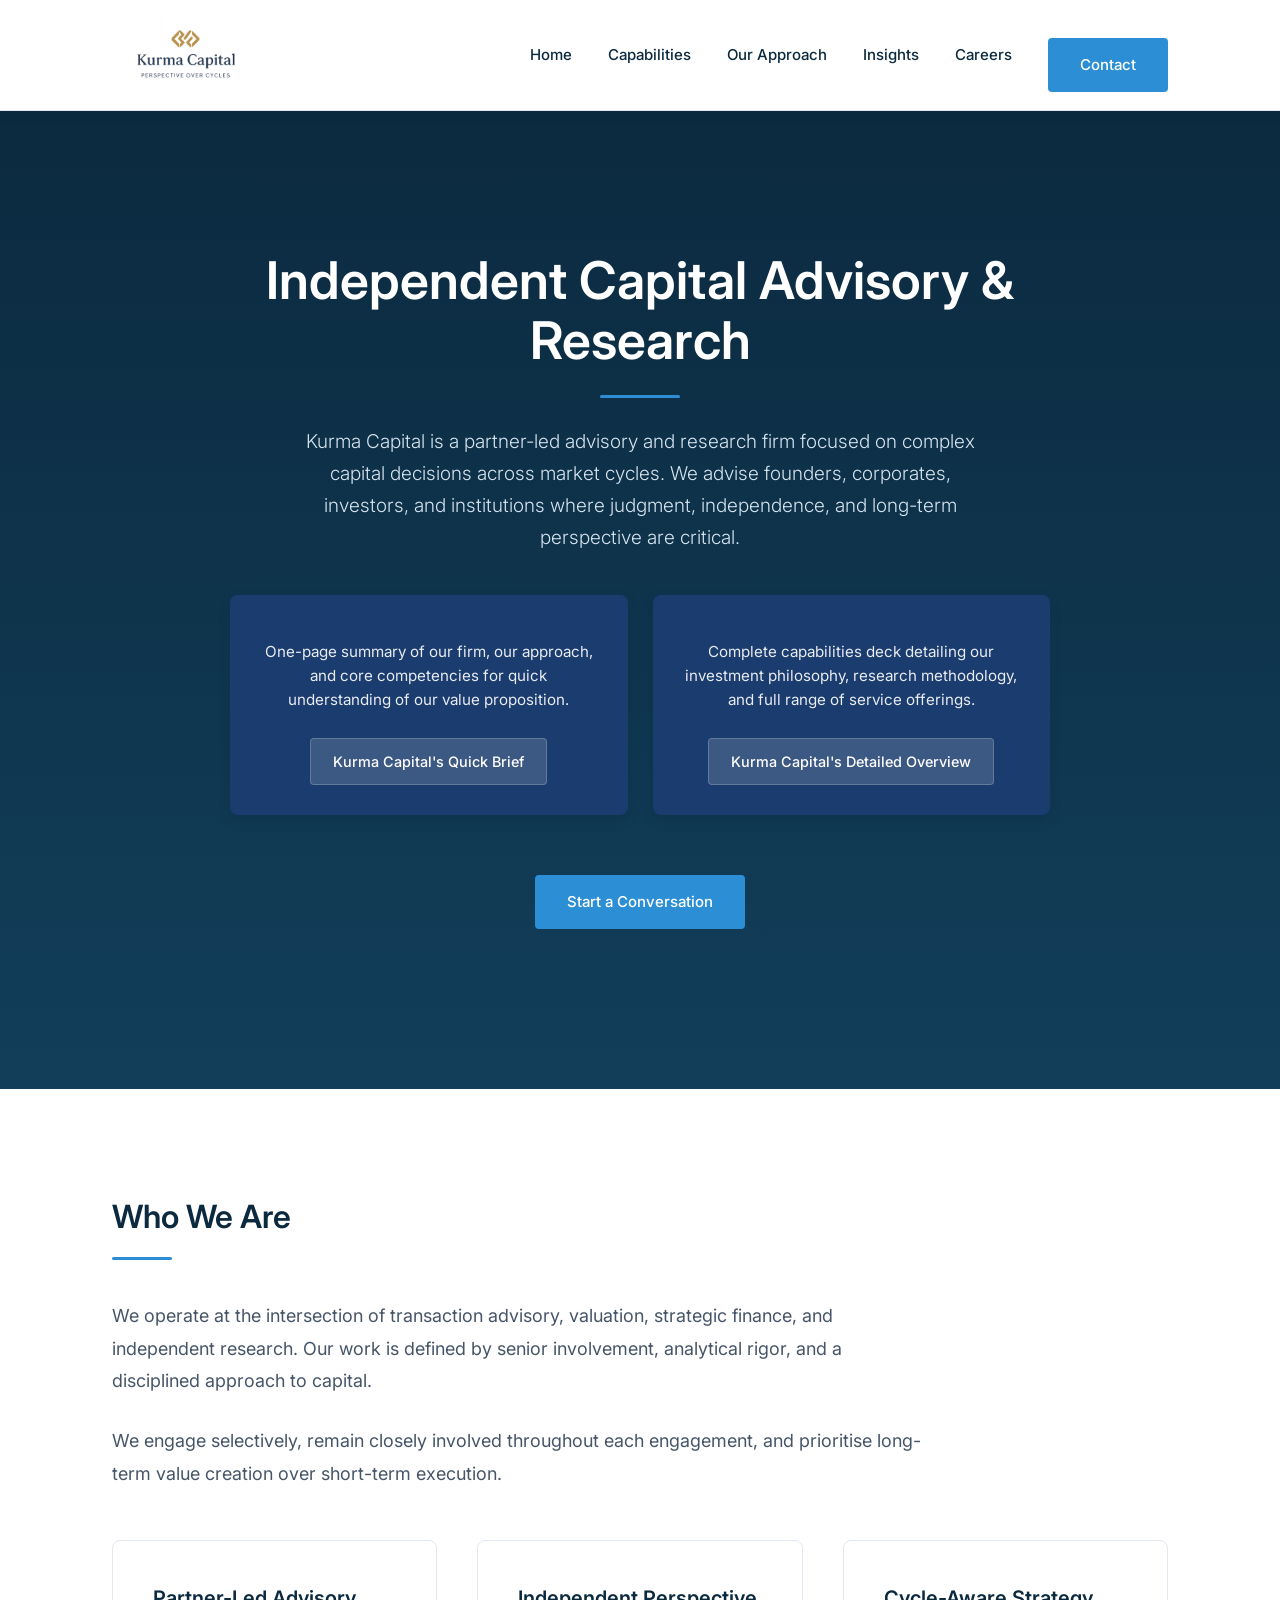
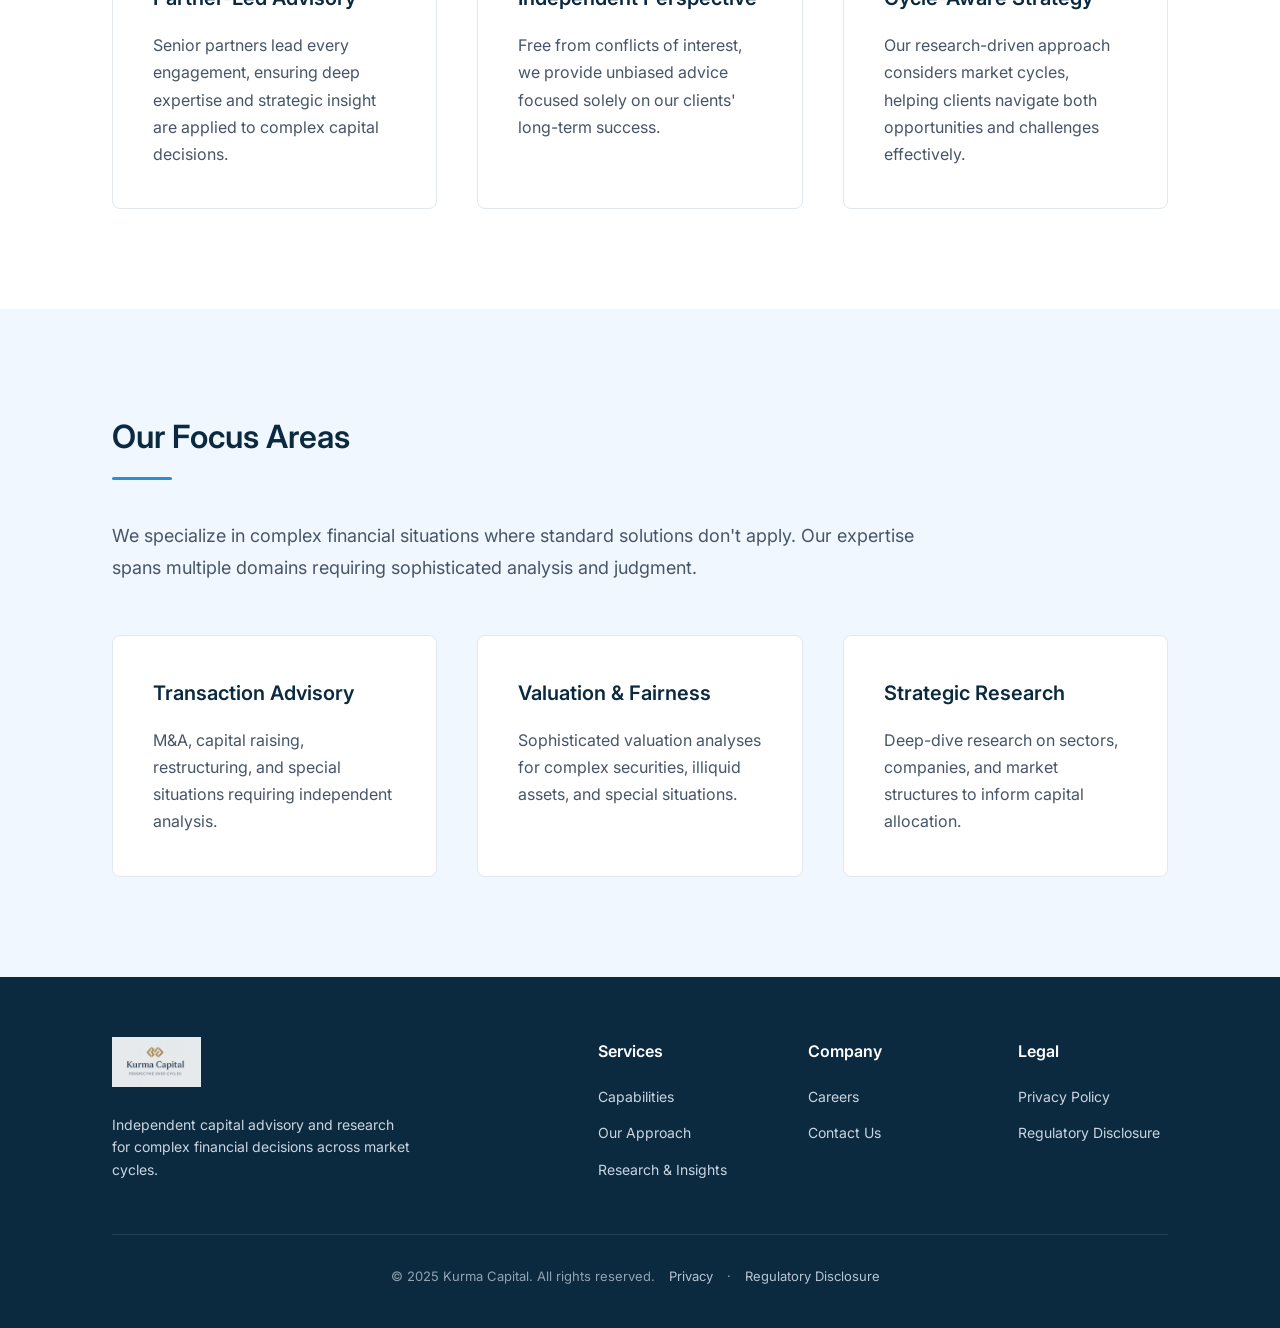
<file: index.html>
<!DOCTYPE html>
<html lang="en">
<head>
  <meta charset="UTF-8">
  <title>Kurma Capital | Perspective Over Cycles</title>
  <meta name="viewport" content="width=device-width, initial-scale=1">
  <meta name="description" content="Kurma Capital is an independent capital advisory and research firm focused on complex transactions, valuation, and long-term capital decisions.">
  <link rel="stylesheet" href="style-ib-blue.css">
  <link rel="preconnect" href="https://fonts.googleapis.com">
  <link rel="preconnect" href="https://fonts.gstatic.com" crossorigin>
  <link rel="icon" href="/favicon.png" type="image/png">
  <link rel="apple-touch-icon" href="/favicon.png">
  <link href="https://fonts.googleapis.com/css2?family=Inter:wght@300;400;500;600;700&display=swap" rel="stylesheet">
</head>
<body>

<header>
  <div class="container">
    <div class="navbar">
      <div class="logo">
        <img src="logo-primary.png" alt="Kurma Capital">
      </div>
      <nav>
        <a href="index.html">Home</a>
        <a href="capabilities.html">Capabilities</a>
        <a href="approach.html">Our Approach</a>
        <a href="insights.html">Insights</a>
        <a href="careers.html">Careers</a>
        <a href="contact.html" class="cta-button">Contact</a>
      </nav>
    </div>
  </div>
</header>

<section class="hero">
  <div class="container">
    <div class="hero-inner">
      <h1>Independent Capital Advisory & Research</h1>
      <p>
        Kurma Capital is a partner-led advisory and research firm focused on complex
        capital decisions across market cycles. We advise founders, corporates,
        investors, and institutions where judgment, independence, and long-term
        perspective are critical.
      </p>
      <!-- REPLACE THE EXISTING PDF DOWNLOADS SECTION WITH THIS NEW CODE -->
      <div class="pdf-boxes-section">
        <div class="pdf-boxes-container">
          <!-- Box 1: Kurma Capital One Pager -->
          <div class="pdf-blue-box" onclick="window.open('KurmaCapital_Onepager.pdf', '_blank')">
            <div class="box-title">
              <div class="box-icon"><i class="fas fa-file-alt"></i></div>

            </div>
            <div class="box-content">
              One-page summary of our firm, our approach, and core competencies for quick understanding of our value proposition.
            </div>
            <a class="box-link" href="KurmaCapital_Omegaper.pdf" target="_blank">Kurma Capital's Quick Brief</a>
          </div>
          
          <!-- Box 2: Kurma Capital Philosophy and Offerings -->
          <div class="pdf-blue-box" onclick="window.open('Kurma_Capital_Perspective_Over_Cycles.pdf', '_blank')">
            <div class="box-title">
              <div class="box-icon"><i class="fas fa-chart-line"></i></div>

            </div>
            <div class="box-content">
              Complete capabilities deck detailing our investment philosophy, research methodology, and full range of service offerings.
            </div>
            <a class="box-link" href="Kurma_Capital_Perspective_Over_Cycles.pdf" target="_blank">Kurma Capital's Detailed Overview</a>
          </div>
        </div>
      </div>
      <!-- END OF NEW PDF BOXES SECTION -->
      
      <a href="contact.html" class="cta-button">Start a Conversation</a>
    </div>
  </div>
</section>

<section>
  <div class="container">
    <h2 class="section-title">Who We Are</h2>
    <p class="section-text">
      We operate at the intersection of transaction advisory, valuation,
      strategic finance, and independent research. Our work is defined by senior
      involvement, analytical rigor, and a disciplined approach to capital.
    </p>
    <p class="section-text">
      We engage selectively, remain closely involved throughout each engagement,
      and prioritise long-term value creation over short-term execution.
    </p>
    
    <div class="who-we-are-grid">
      <div class="who-card">
        <h3>Partner-Led Advisory</h3>
        <p>Senior partners lead every engagement, ensuring deep expertise and strategic insight are applied to complex capital decisions.</p>
      </div>
      
      <div class="who-card">
        <h3>Independent Perspective</h3>
        <p>Free from conflicts of interest, we provide unbiased advice focused solely on our clients' long-term success.</p>
      </div>
      
      <div class="who-card">
        <h3>Cycle-Aware Strategy</h3>
        <p>Our research-driven approach considers market cycles, helping clients navigate both opportunities and challenges effectively.</p>
      </div>
    </div>
  </div>
</section>

<section>
  <div class="container">
    <h2 class="section-title">Our Focus Areas</h2>
    <p class="section-text">
      We specialize in complex financial situations where standard solutions don't apply. 
      Our expertise spans multiple domains requiring sophisticated analysis and judgment.
    </p>
    
    <div class="who-we-are-grid">
      <div class="who-card">
        <h3>Transaction Advisory</h3>
        <p>M&A, capital raising, restructuring, and special situations requiring independent analysis.</p>
      </div>
      
      <div class="who-card">
        <h3>Valuation & Fairness</h3>
        <p>Sophisticated valuation analyses for complex securities, illiquid assets, and special situations.</p>
      </div>
      
      <div class="who-card">
        <h3>Strategic Research</h3>
        <p>Deep-dive research on sectors, companies, and market structures to inform capital allocation.</p>
      </div>
    </div>
  </div>
</section>

<footer>
  <div class="container">
    <div class="footer-main">
      <div>
        <img src="logo-primary.png" alt="Kurma Capital" class="footer-logo">
        <p style="color: #CBD5E1; max-width: 300px; font-size: 14px; line-height: 1.6;">
          Independent capital advisory and research for complex financial decisions across market cycles.
        </p>
      </div>
      
      <div class="footer-links">
        <div class="footer-column">
          <h4>Services</h4>
          <a href="capabilities.html">Capabilities</a>
          <a href="approach.html">Our Approach</a>
          <a href="insights.html">Research & Insights</a>
        </div>
        
        <div class="footer-column">
          <h4>Company</h4>
          <a href="careers.html">Careers</a>
          <a href="contact.html">Contact Us</a>
        </div>
        
        <div class="footer-column">
          <h4>Legal</h4>
          <a href="privacy.html">Privacy Policy</a>
          <a href="regulatory.html">Regulatory Disclosure</a>
        </div>
      </div>
    </div>
    
    <div class="footer-bottom">
      © 2025 Kurma Capital. All rights reserved. 
      <a href="privacy.html">Privacy</a> ·
      <a href="regulatory.html">Regulatory Disclosure</a>
    </div>
  </div>
</footer>

</body>
</html>
</file>
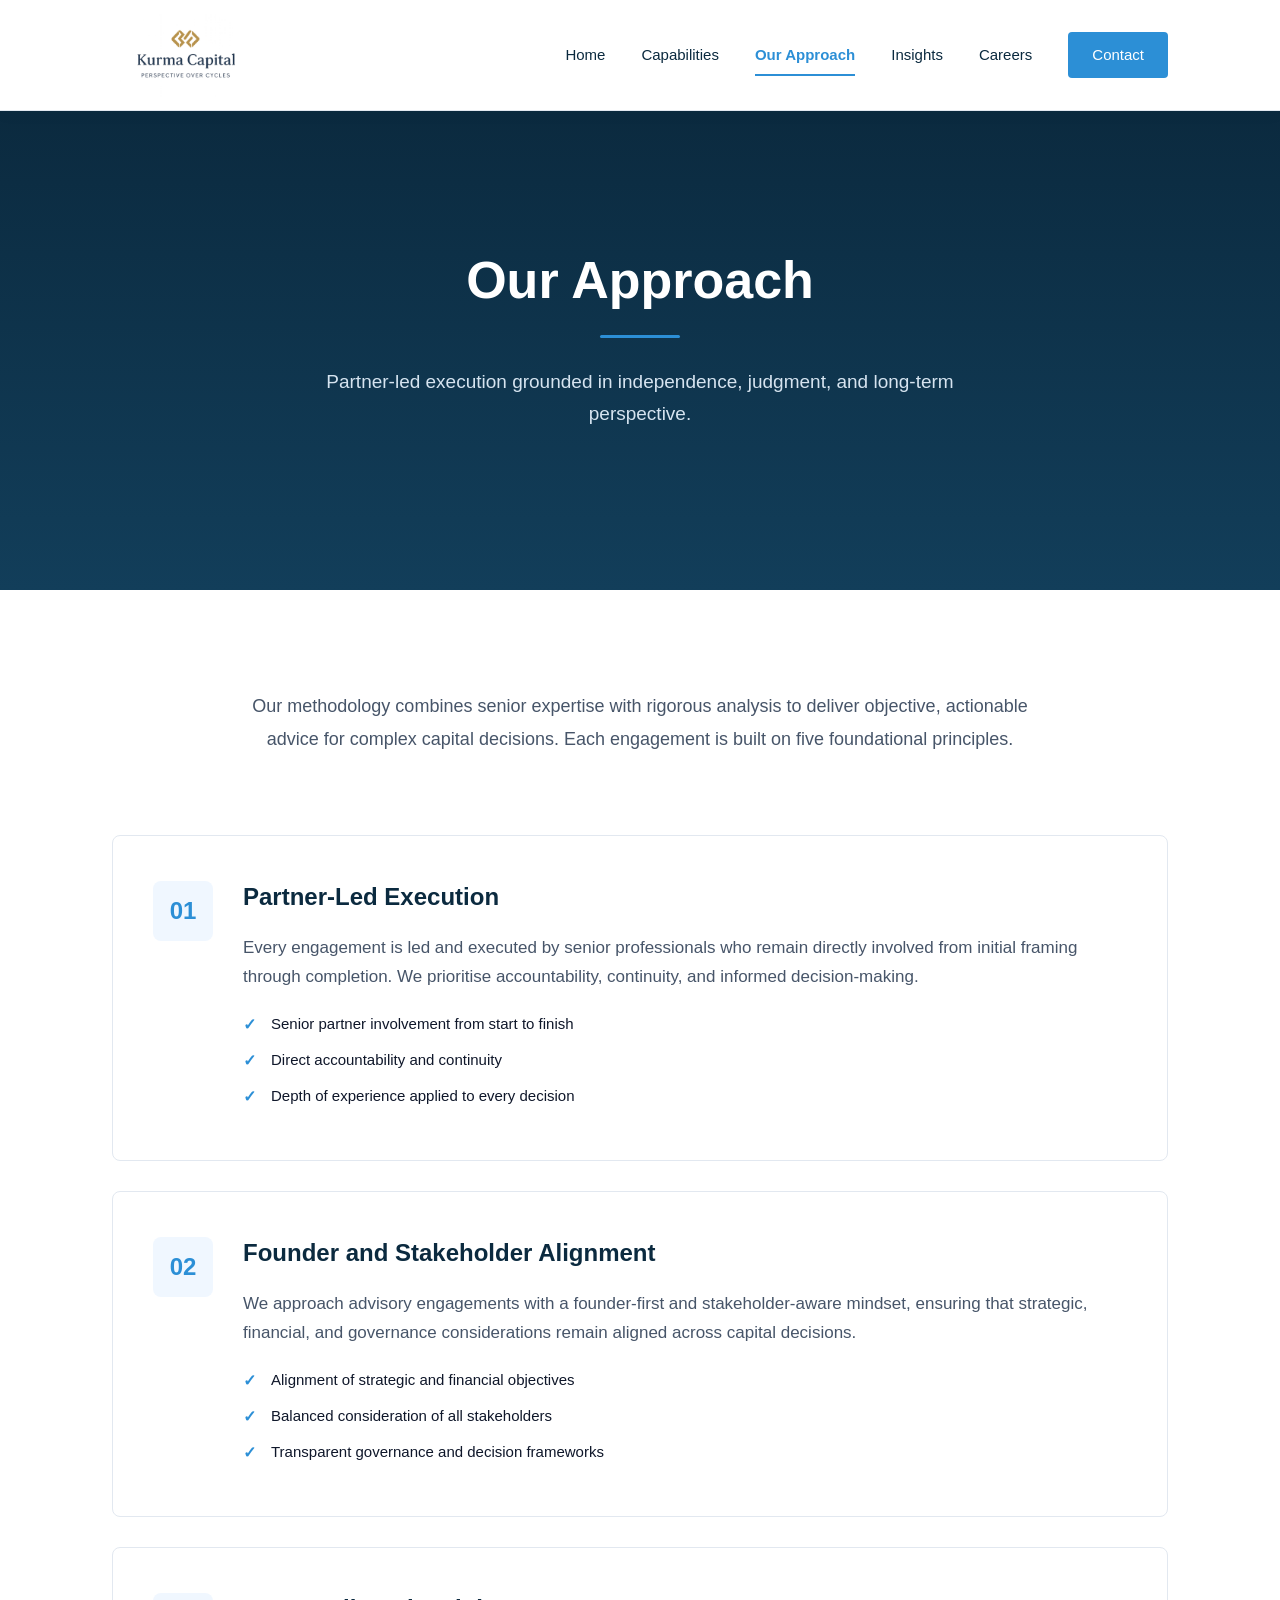
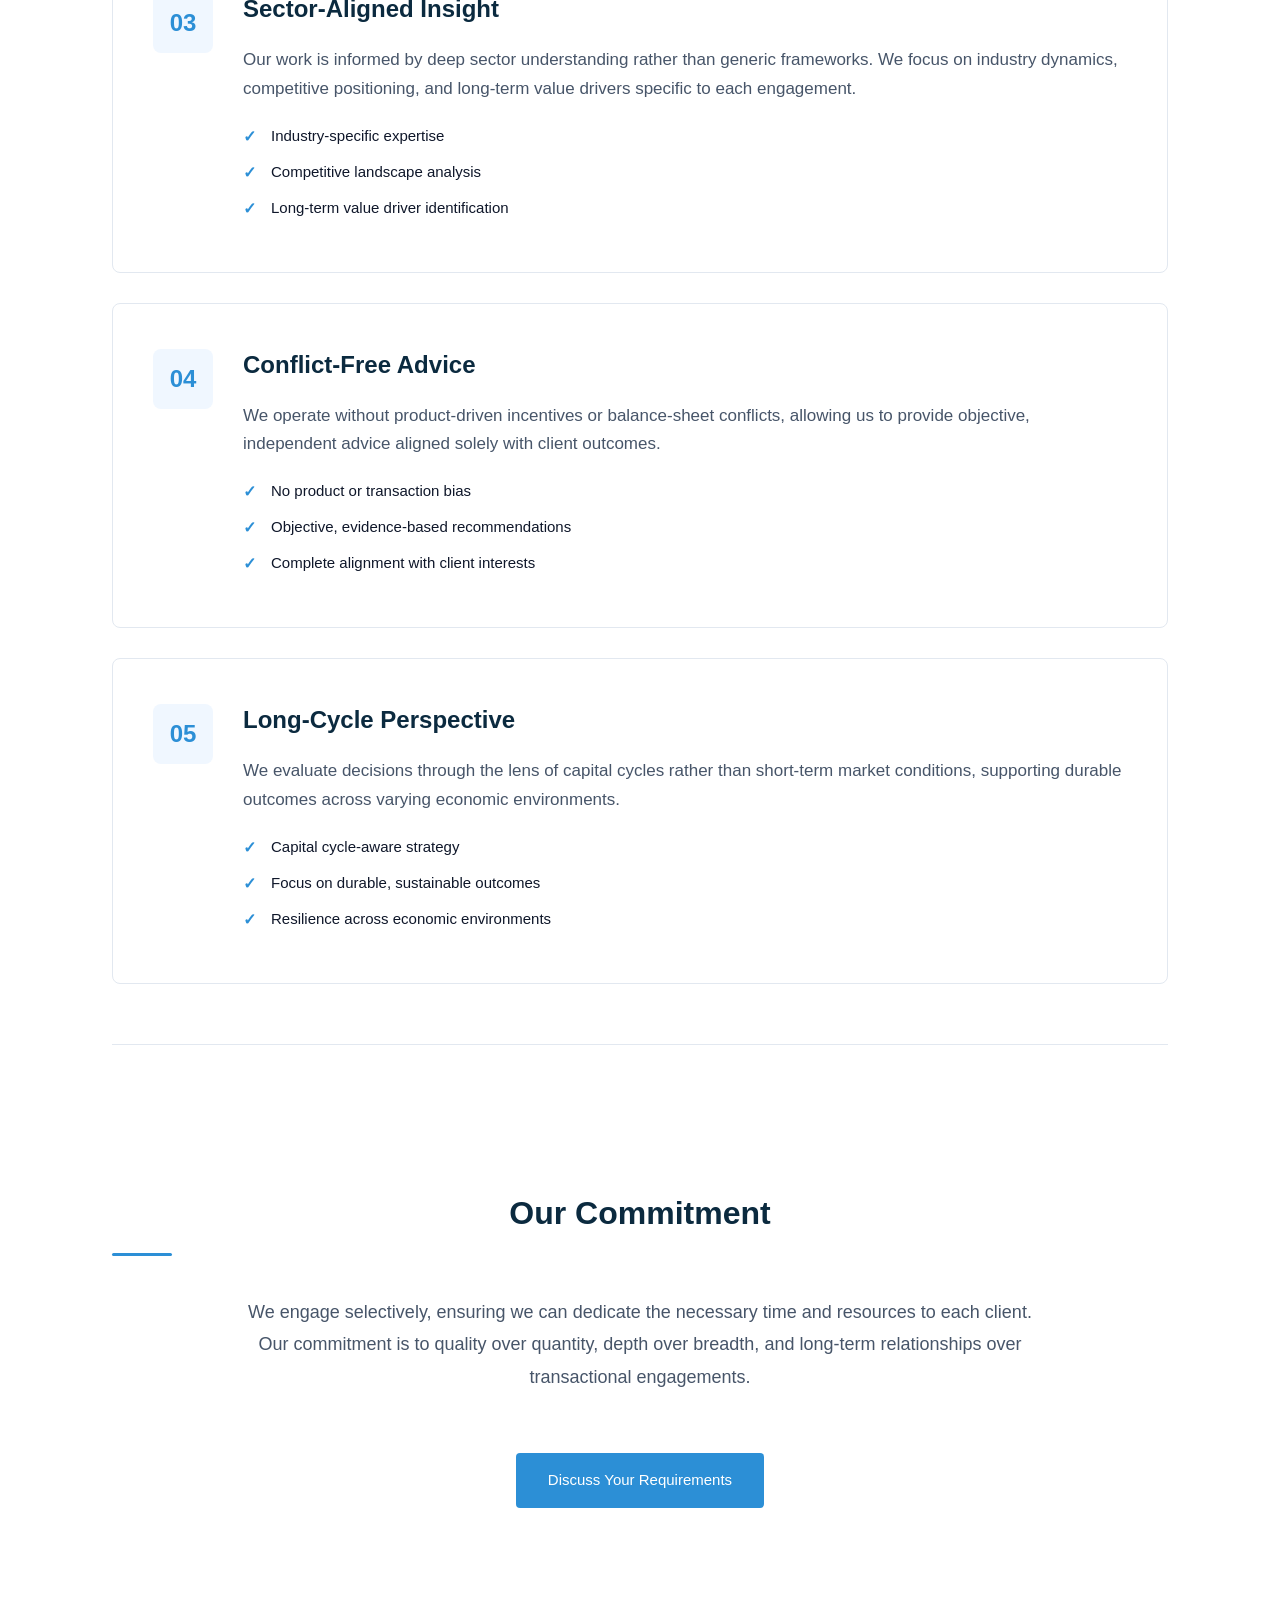
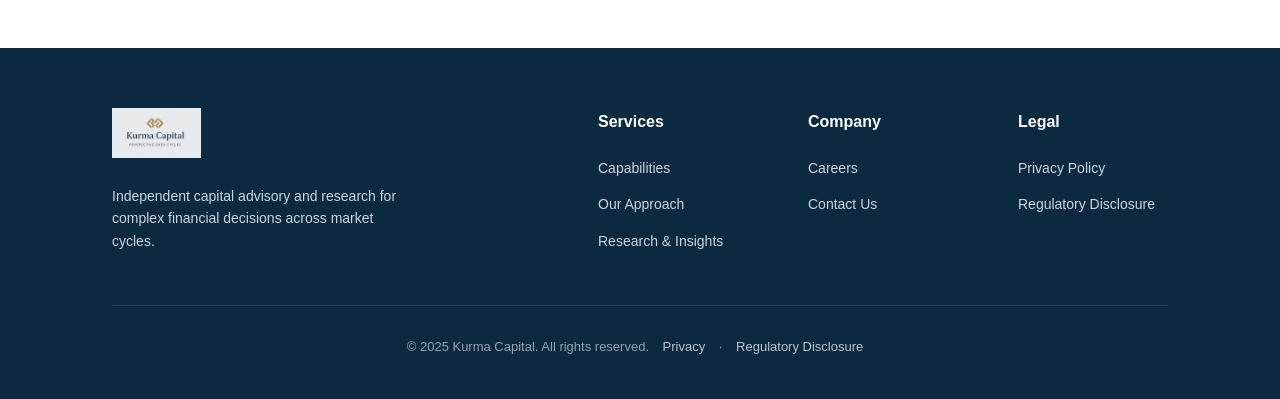
<file: approach.html>
<!DOCTYPE html>
<html lang="en">
<head>
  <meta charset="UTF-8">
  <title>Our Approach | Kurma Capital</title>
  <meta name="viewport" content="width=device-width, initial-scale=1">
  <link rel="icon" href="/favicon.png" type="image/png">
  <link rel="apple-touch-icon" href="/favicon.png">
  <meta name="description" content="Partner-led execution grounded in independence, judgment, and long-term perspective. Discover how Kurma Capital approaches complex capital decisions.">
  <link rel="stylesheet" href="style-ib-blue.css">
</head>
<body>

<header>
  <div class="container">
    <div class="navbar">
      <div class="logo">
        <img src="logo-primary.png" alt="Kurma Capital">
      </div>
      <nav>
        <a href="index.html">Home</a>
        <a href="capabilities.html">Capabilities</a>
        <a href="approach.html" class="active">Our Approach</a>
        <a href="insights.html">Insights</a>
        <a href="careers.html">Careers</a>
        <a href="contact.html" class="contact-btn">Contact</a>
      </nav>
    </div>
  </div>
</header>

<section class="hero">
  <div class="container">
    <div class="hero-inner">
      <h1>Our Approach</h1>
      <p>Partner-led execution grounded in independence, judgment, and long-term perspective.</p>
    </div>
  </div>
</section>

<section>
  <div class="container">
    
    <div class="intro-text">
      <p>Our methodology combines senior expertise with rigorous analysis to deliver objective, actionable advice for complex capital decisions. Each engagement is built on five foundational principles.</p>
    </div>

    <div class="approach-grid">
      <!-- Partner-Led Execution -->
      <div class="approach-card">
        <div class="approach-number">01</div>
        <div class="approach-content">
          <h3>Partner-Led Execution</h3>
          <p>Every engagement is led and executed by senior professionals who remain directly involved from initial framing through completion. We prioritise accountability, continuity, and informed decision-making.</p>
          <ul class="approach-points">
            <li>Senior partner involvement from start to finish</li>
            <li>Direct accountability and continuity</li>
            <li>Depth of experience applied to every decision</li>
          </ul>
        </div>
      </div>

      <!-- Founder and Stakeholder Alignment -->
      <div class="approach-card">
        <div class="approach-number">02</div>
        <div class="approach-content">
          <h3>Founder and Stakeholder Alignment</h3>
          <p>We approach advisory engagements with a founder-first and stakeholder-aware mindset, ensuring that strategic, financial, and governance considerations remain aligned across capital decisions.</p>
          <ul class="approach-points">
            <li>Alignment of strategic and financial objectives</li>
            <li>Balanced consideration of all stakeholders</li>
            <li>Transparent governance and decision frameworks</li>
          </ul>
        </div>
      </div>

      <!-- Sector-Aligned Insight -->
      <div class="approach-card">
        <div class="approach-number">03</div>
        <div class="approach-content">
          <h3>Sector-Aligned Insight</h3>
          <p>Our work is informed by deep sector understanding rather than generic frameworks. We focus on industry dynamics, competitive positioning, and long-term value drivers specific to each engagement.</p>
          <ul class="approach-points">
            <li>Industry-specific expertise</li>
            <li>Competitive landscape analysis</li>
            <li>Long-term value driver identification</li>
          </ul>
        </div>
      </div>

      <!-- Conflict-Free Advice -->
      <div class="approach-card">
        <div class="approach-number">04</div>
        <div class="approach-content">
          <h3>Conflict-Free Advice</h3>
          <p>We operate without product-driven incentives or balance-sheet conflicts, allowing us to provide objective, independent advice aligned solely with client outcomes.</p>
          <ul class="approach-points">
            <li>No product or transaction bias</li>
            <li>Objective, evidence-based recommendations</li>
            <li>Complete alignment with client interests</li>
          </ul>
        </div>
      </div>

      <!-- Long-Cycle Perspective -->
      <div class="approach-card">
        <div class="approach-number">05</div>
        <div class="approach-content">
          <h3>Long-Cycle Perspective</h3>
          <p>We evaluate decisions through the lens of capital cycles rather than short-term market conditions, supporting durable outcomes across varying economic environments.</p>
          <ul class="approach-points">
            <li>Capital cycle-aware strategy</li>
            <li>Focus on durable, sustainable outcomes</li>
            <li>Resilience across economic environments</li>
          </ul>
        </div>
      </div>
    </div>

    <!-- Commitment Section -->
    <div class="commitment-section">
      <h2 class="section-title" style="text-align: center; margin-top: 80px;">Our Commitment</h2>
      <p style="text-align: center; max-width: 800px; margin: 0 auto 40px; font-size: 18px; color: var(--muted); line-height: 1.8;">
        We engage selectively, ensuring we can dedicate the necessary time and resources to each client. Our commitment is to quality over quantity, depth over breadth, and long-term relationships over transactional engagements.
      </p>
      <div style="text-align: center;">
        <a href="contact.html" class="cta-button">Discuss Your Requirements</a>
      </div>
    </div>

  </div>
</section>

<footer>
  <div class="container">
    <div class="footer-main">
      <div>
        <img src="logo-primary.png" alt="Kurma Capital" class="footer-logo">
        <p style="color: #CBD5E1; max-width: 300px; font-size: 14px; line-height: 1.6;">
          Independent capital advisory and research for complex financial decisions across market cycles.
        </p>
      </div>
      
      <div class="footer-links">
        <div class="footer-column">
          <h4>Services</h4>
          <a href="capabilities.html">Capabilities</a>
          <a href="approach.html">Our Approach</a>
          <a href="insights.html">Research & Insights</a>
        </div>
        
        <div class="footer-column">
          <h4>Company</h4>
          <a href="careers.html">Careers</a>
          <a href="contact.html">Contact Us</a>
        </div>
        
        <div class="footer-column">
          <h4>Legal</h4>
          <a href="privacy.html">Privacy Policy</a>
          <a href="regulatory.html">Regulatory Disclosure</a>
        </div>
      </div>
    </div>
    
    <div class="footer-bottom">
      © 2025 Kurma Capital. All rights reserved. 
      <a href="privacy.html">Privacy</a> ·
      <a href="regulatory.html">Regulatory Disclosure</a>
    </div>
  </div>
</footer>

</body>
</html>
</file>
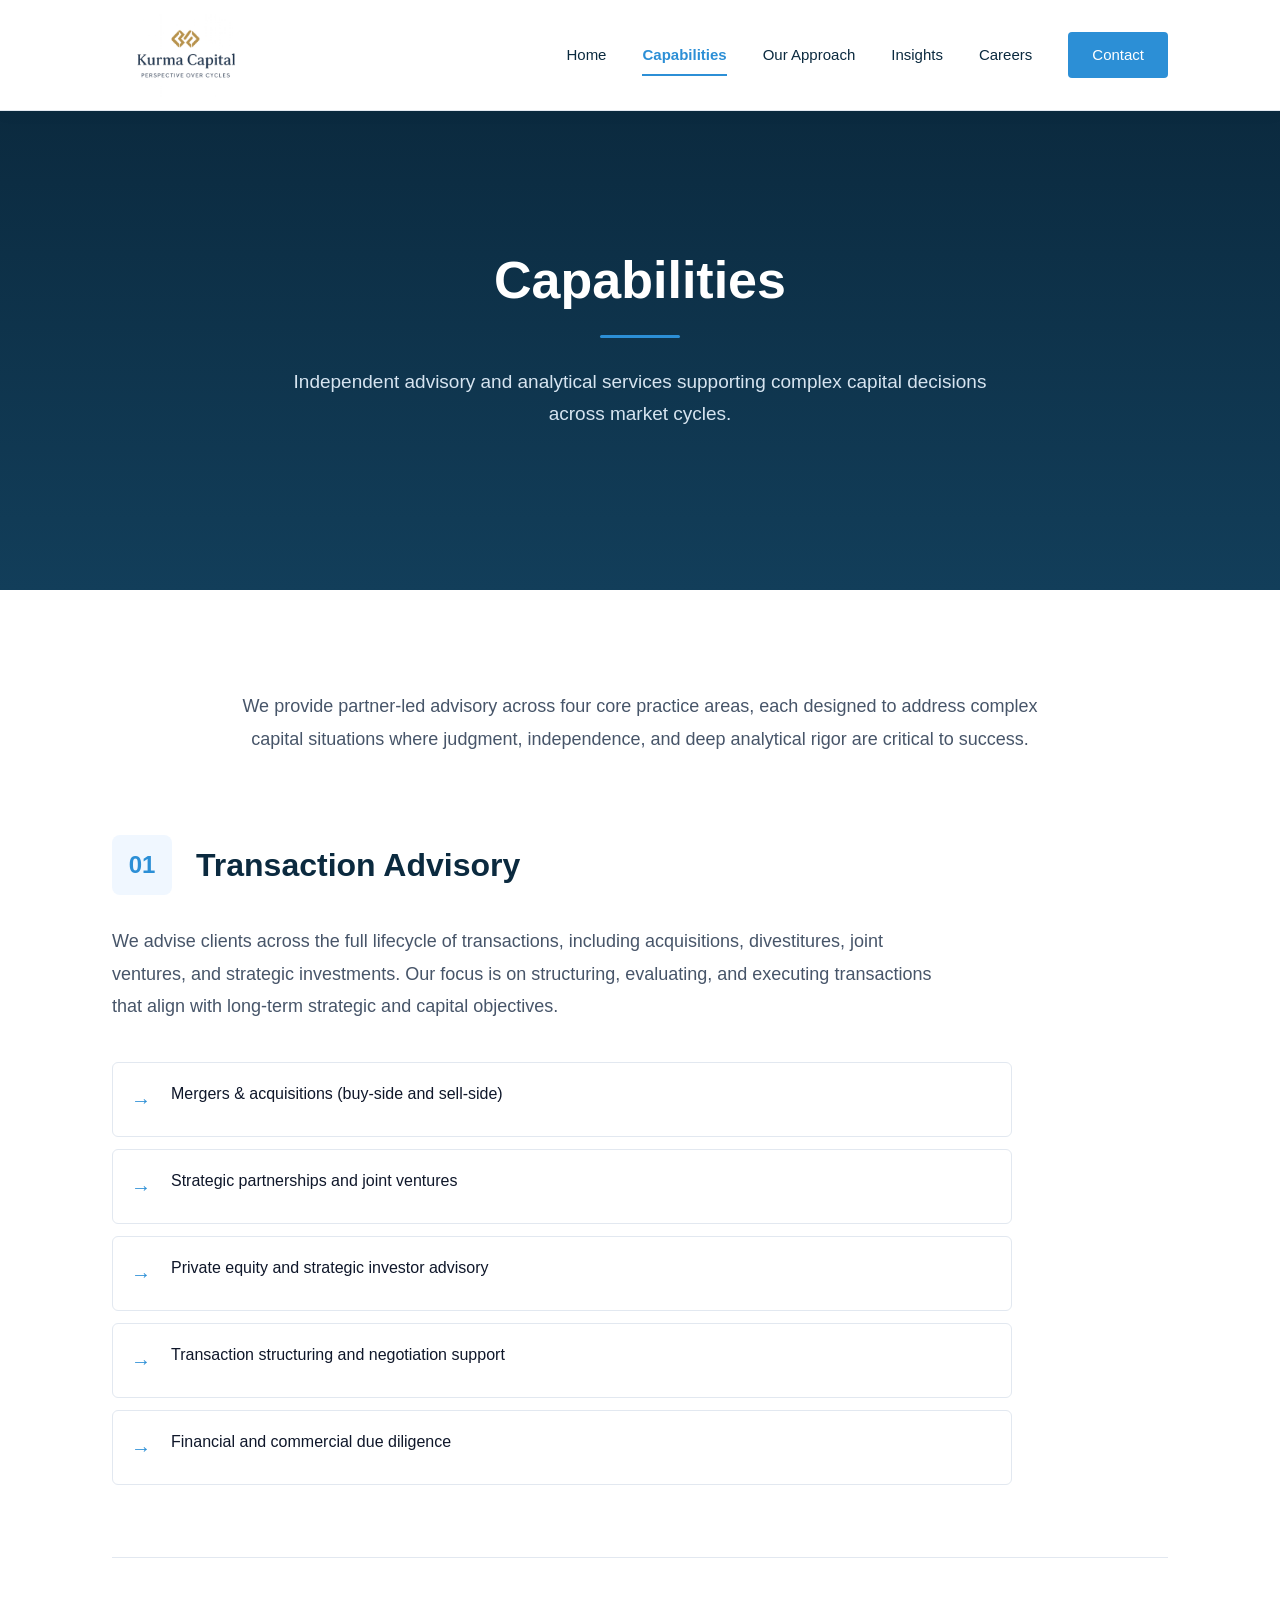
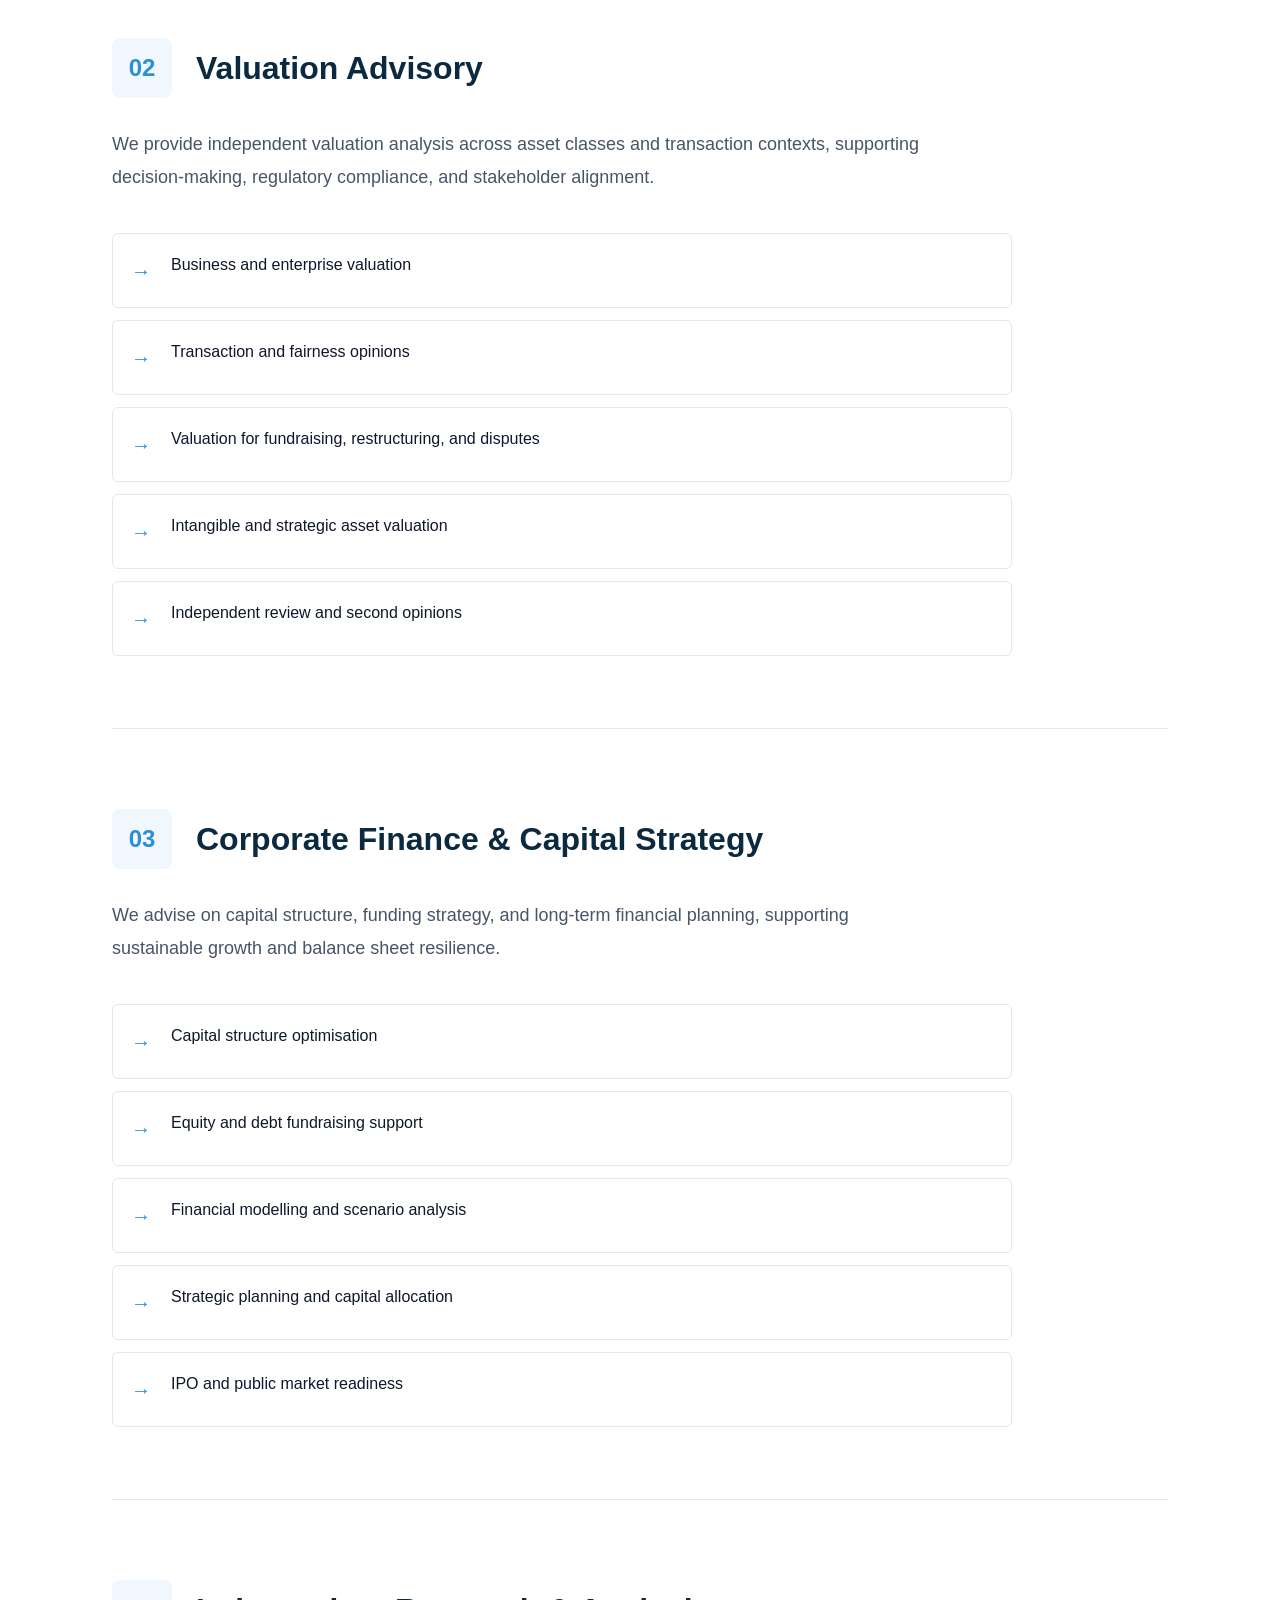
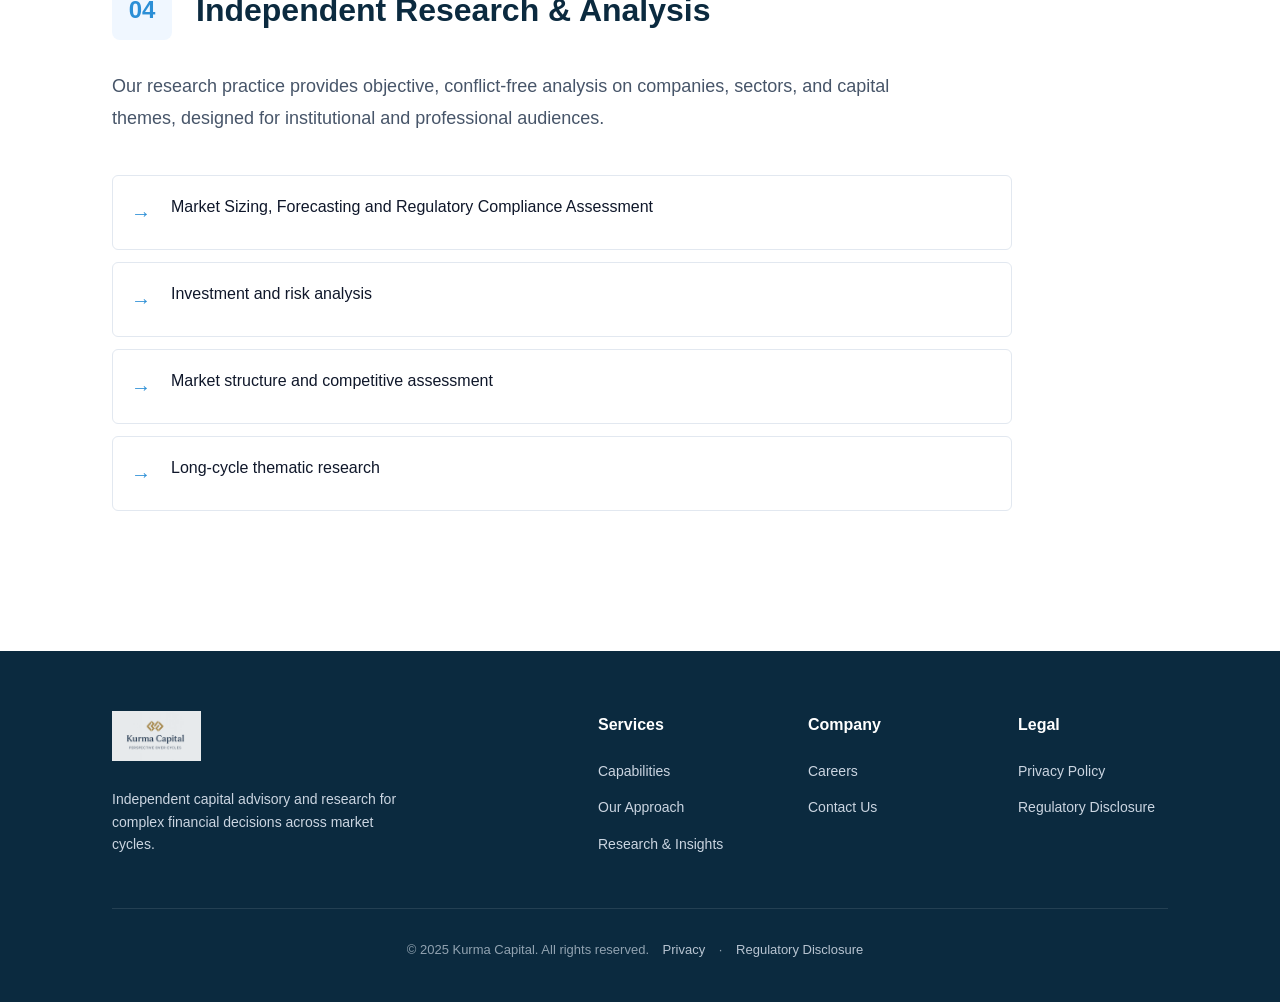
<file: capabilities.html>
<!DOCTYPE html>
<html lang="en">
<head>
  <meta charset="UTF-8">
  <title>Capabilities | Kurma Capital</title>
  <meta name="viewport" content="width=device-width, initial-scale=1">
  <link rel="icon" href="/favicon.png" type="image/png">
  <link rel="apple-touch-icon" href="/favicon.png">
  <meta name="description" content="Independent advisory and analytical services supporting complex capital decisions. Transaction advisory, valuation, corporate finance, and independent research.">
  <link rel="stylesheet" href="style-ib-blue.css">
</head>
<body>

<header>
  <div class="container">
    <div class="navbar">
      <!-- LARGER LOGO -->
      <div class="logo">
        <img src="logo-primary.png" alt="Kurma Capital">
      </div>
      <nav>
        <a href="index.html">Home</a>
        <a href="capabilities.html" class="active">Capabilities</a>
        <a href="approach.html">Our Approach</a>
        <a href="insights.html">Insights</a>
        <a href="careers.html">Careers</a>
        <a href="contact.html" class="contact-btn">Contact</a>
      </nav>
    </div>
  </div>
</header>

<section class="hero">
  <div class="container">
    <div class="hero-inner">
      <h1>Capabilities</h1>
      <p>Independent advisory and analytical services supporting complex capital decisions across market cycles.</p>
    </div>
  </div>
</section>

<section>
  <div class="container">
    <div class="intro-text">
      <p>We provide partner-led advisory across four core practice areas, each designed to address complex capital situations where judgment, independence, and deep analytical rigor are critical to success.</p>
    </div>

    <!-- Transaction Advisory -->
    <div class="capability-section">
      <div class="capability-header">
        <div class="capability-number">01</div>
        <h2>Transaction Advisory</h2>
      </div>
      <p class="capability-description">
        We advise clients across the full lifecycle of transactions, including acquisitions, divestitures, joint ventures, and strategic investments. Our focus is on structuring, evaluating, and executing transactions that align with long-term strategic and capital objectives.
      </p>
      <div class="capability-items">
        <div class="capability-item">
          <div class="item-icon">→</div>
          <div class="item-text">Mergers & acquisitions (buy-side and sell-side)</div>
        </div>
        <div class="capability-item">
          <div class="item-icon">→</div>
          <div class="item-text">Strategic partnerships and joint ventures</div>
        </div>
        <div class="capability-item">
          <div class="item-icon">→</div>
          <div class="item-text">Private equity and strategic investor advisory</div>
        </div>
        <div class="capability-item">
          <div class="item-icon">→</div>
          <div class="item-text">Transaction structuring and negotiation support</div>
        </div>
        <div class="capability-item">
          <div class="item-icon">→</div>
          <div class="item-text">Financial and commercial due diligence</div>
        </div>
      </div>
    </div>

    <!-- Valuation Advisory -->
    <div class="capability-section">
      <div class="capability-header">
        <div class="capability-number">02</div>
        <h2>Valuation Advisory</h2>
      </div>
      <p class="capability-description">
        We provide independent valuation analysis across asset classes and transaction contexts, supporting decision-making, regulatory compliance, and stakeholder alignment.
      </p>
      <div class="capability-items">
        <div class="capability-item">
          <div class="item-icon">→</div>
          <div class="item-text">Business and enterprise valuation</div>
        </div>
        <div class="capability-item">
          <div class="item-icon">→</div>
          <div class="item-text">Transaction and fairness opinions</div>
        </div>
        <div class="capability-item">
          <div class="item-icon">→</div>
          <div class="item-text">Valuation for fundraising, restructuring, and disputes</div>
        </div>
        <div class="capability-item">
          <div class="item-icon">→</div>
          <div class="item-text">Intangible and strategic asset valuation</div>
        </div>
        <div class="capability-item">
          <div class="item-icon">→</div>
          <div class="item-text">Independent review and second opinions</div>
        </div>
      </div>
    </div>

    <!-- Corporate Finance & Capital Strategy -->
    <div class="capability-section">
      <div class="capability-header">
        <div class="capability-number">03</div>
        <h2>Corporate Finance & Capital Strategy</h2>
      </div>
      <p class="capability-description">
        We advise on capital structure, funding strategy, and long-term financial planning, supporting sustainable growth and balance sheet resilience.
      </p>
      <div class="capability-items">
        <div class="capability-item">
          <div class="item-icon">→</div>
          <div class="item-text">Capital structure optimisation</div>
        </div>
        <div class="capability-item">
          <div class="item-icon">→</div>
          <div class="item-text">Equity and debt fundraising support</div>
        </div>
        <div class="capability-item">
          <div class="item-icon">→</div>
          <div class="item-text">Financial modelling and scenario analysis</div>
        </div>
        <div class="capability-item">
          <div class="item-icon">→</div>
          <div class="item-text">Strategic planning and capital allocation</div>
        </div>
        <div class="capability-item">
          <div class="item-icon">→</div>
          <div class="item-text">IPO and public market readiness</div>
        </div>
      </div>
    </div>

    <!-- Independent Research & Analysis -->
    <div class="capability-section">
      <div class="capability-header">
        <div class="capability-number">04</div>
        <h2>Independent Research & Analysis</h2>
      </div>
      <p class="capability-description">
        Our research practice provides objective, conflict-free analysis on companies, sectors, and capital themes, designed for institutional and professional audiences.
      </p>
      <div class="capability-items">
        <div class="capability-item">
          <div class="item-icon">→</div>
          <div class="item-text">Market Sizing, Forecasting and Regulatory Compliance Assessment</div>
        </div>
        <div class="capability-item">
          <div class="item-icon">→</div>
          <div class="item-text">Investment and risk analysis</div>
        </div>
        <div class="capability-item">
          <div class="item-icon">→</div>
          <div class="item-text">Market structure and competitive assessment</div>
        </div>
        <div class="capability-item">
          <div class="item-icon">→</div>
          <div class="item-text">Long-cycle thematic research</div>
        </div>
      </div>
    </div>

  </div>
</section>

<footer>
  <div class="container">
    <div class="footer-main">
      <div>
        <img src="logo-primary.png" alt="Kurma Capital" class="footer-logo">
        <p style="color: #CBD5E1; max-width: 300px; font-size: 14px; line-height: 1.6;">
          Independent capital advisory and research for complex financial decisions across market cycles.
        </p>
      </div>
      
      <div class="footer-links">
        <div class="footer-column">
          <h4>Services</h4>
          <a href="capabilities.html">Capabilities</a>
          <a href="approach.html">Our Approach</a>
          <a href="insights.html">Research & Insights</a>
        </div>
        
        <div class="footer-column">
          <h4>Company</h4>
          <a href="careers.html">Careers</a>
          <a href="contact.html">Contact Us</a>
        </div>
        
        <div class="footer-column">
          <h4>Legal</h4>
          <a href="privacy.html">Privacy Policy</a>
          <a href="regulatory.html">Regulatory Disclosure</a>
        </div>
      </div>
    </div>
    
    <div class="footer-bottom">
      © 2025 Kurma Capital. All rights reserved. 
      <a href="privacy.html">Privacy</a> ·
      <a href="regulatory.html">Regulatory Disclosure</a>
    </div>
  </div>
</footer>

</body>
</html>
</file>
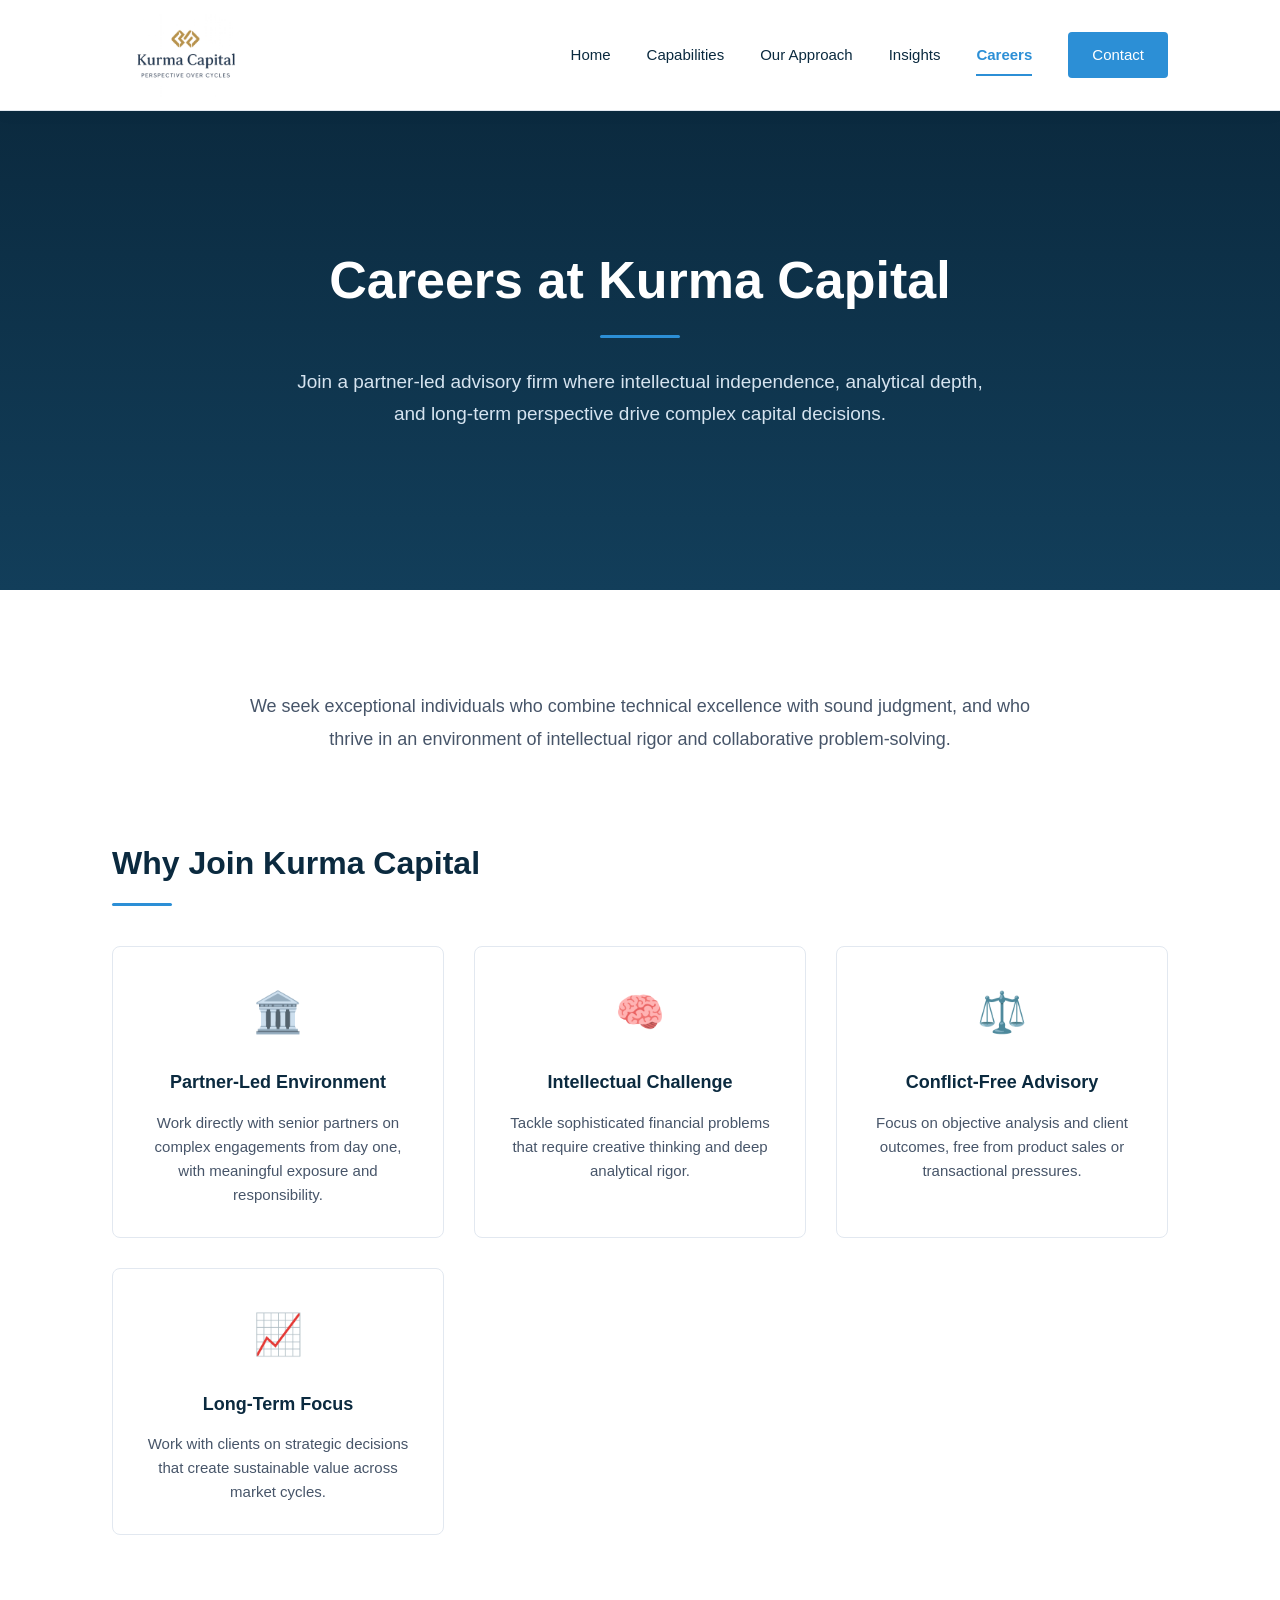
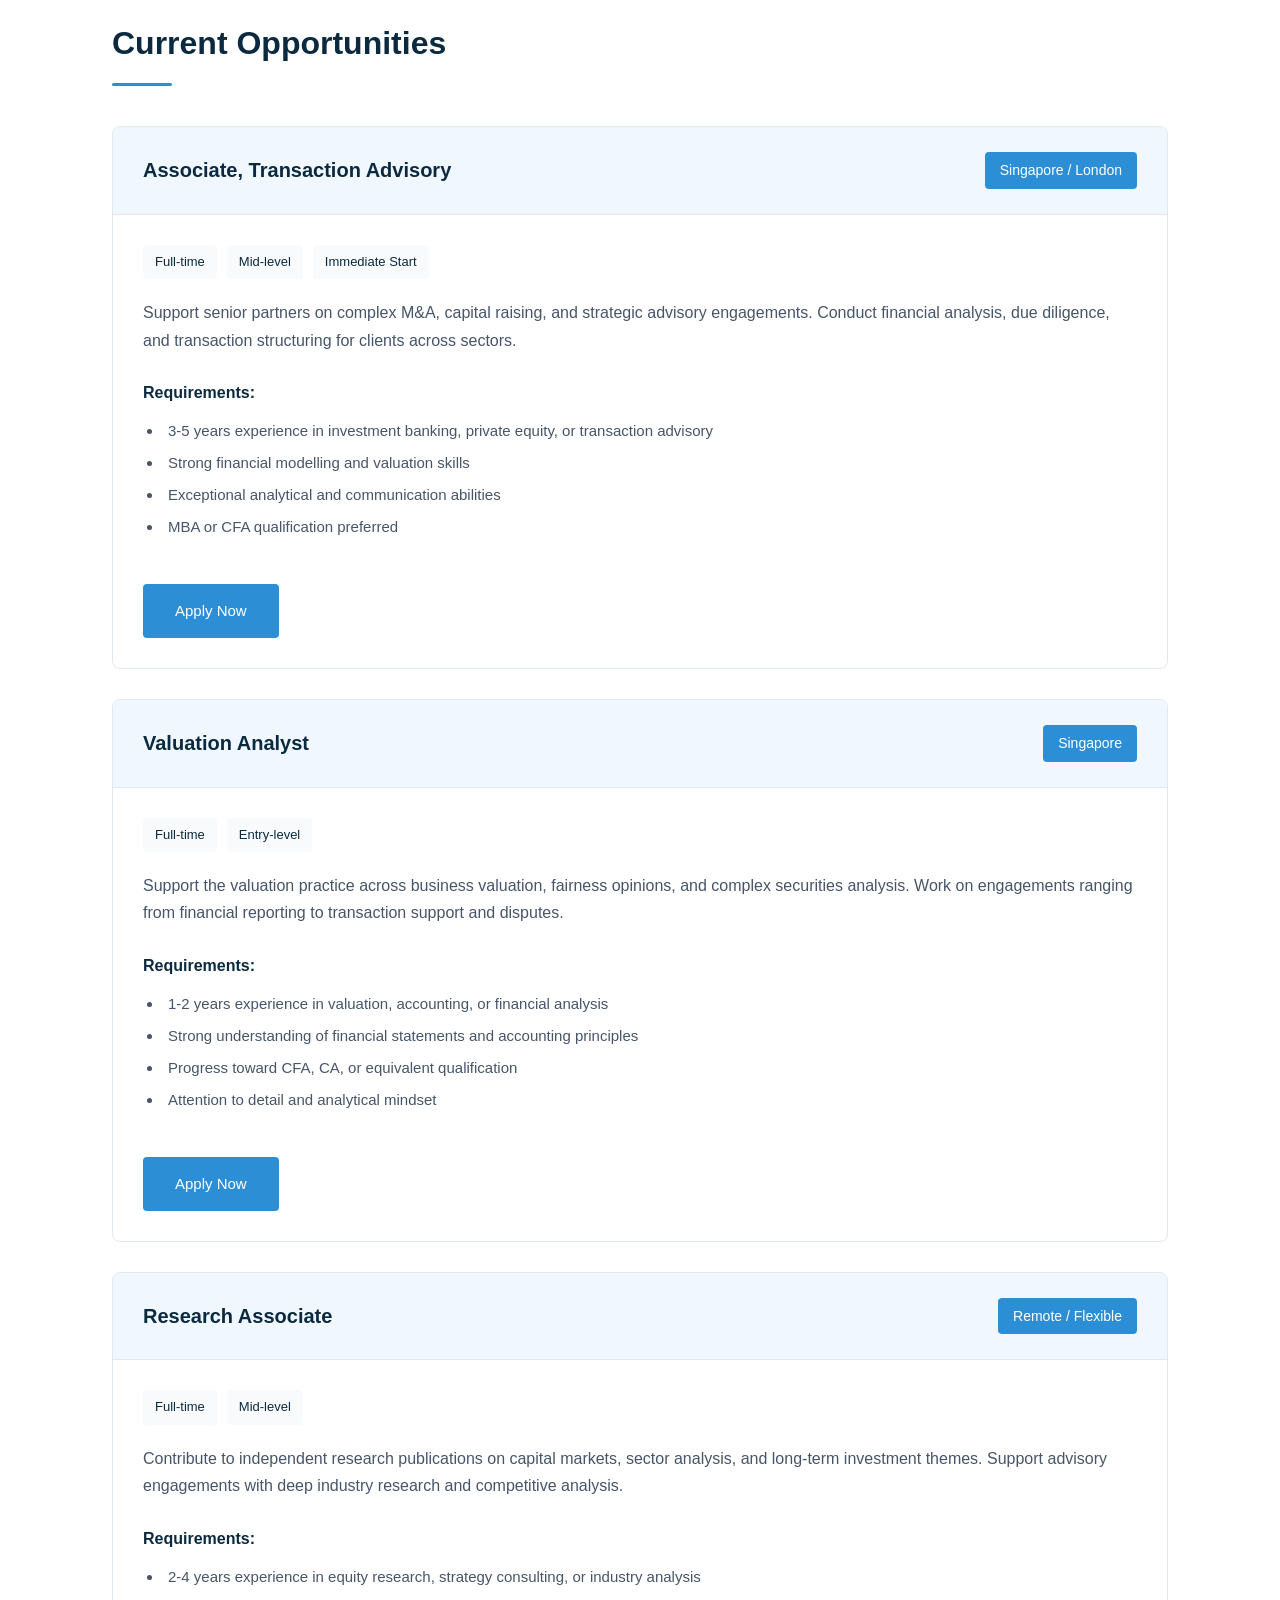
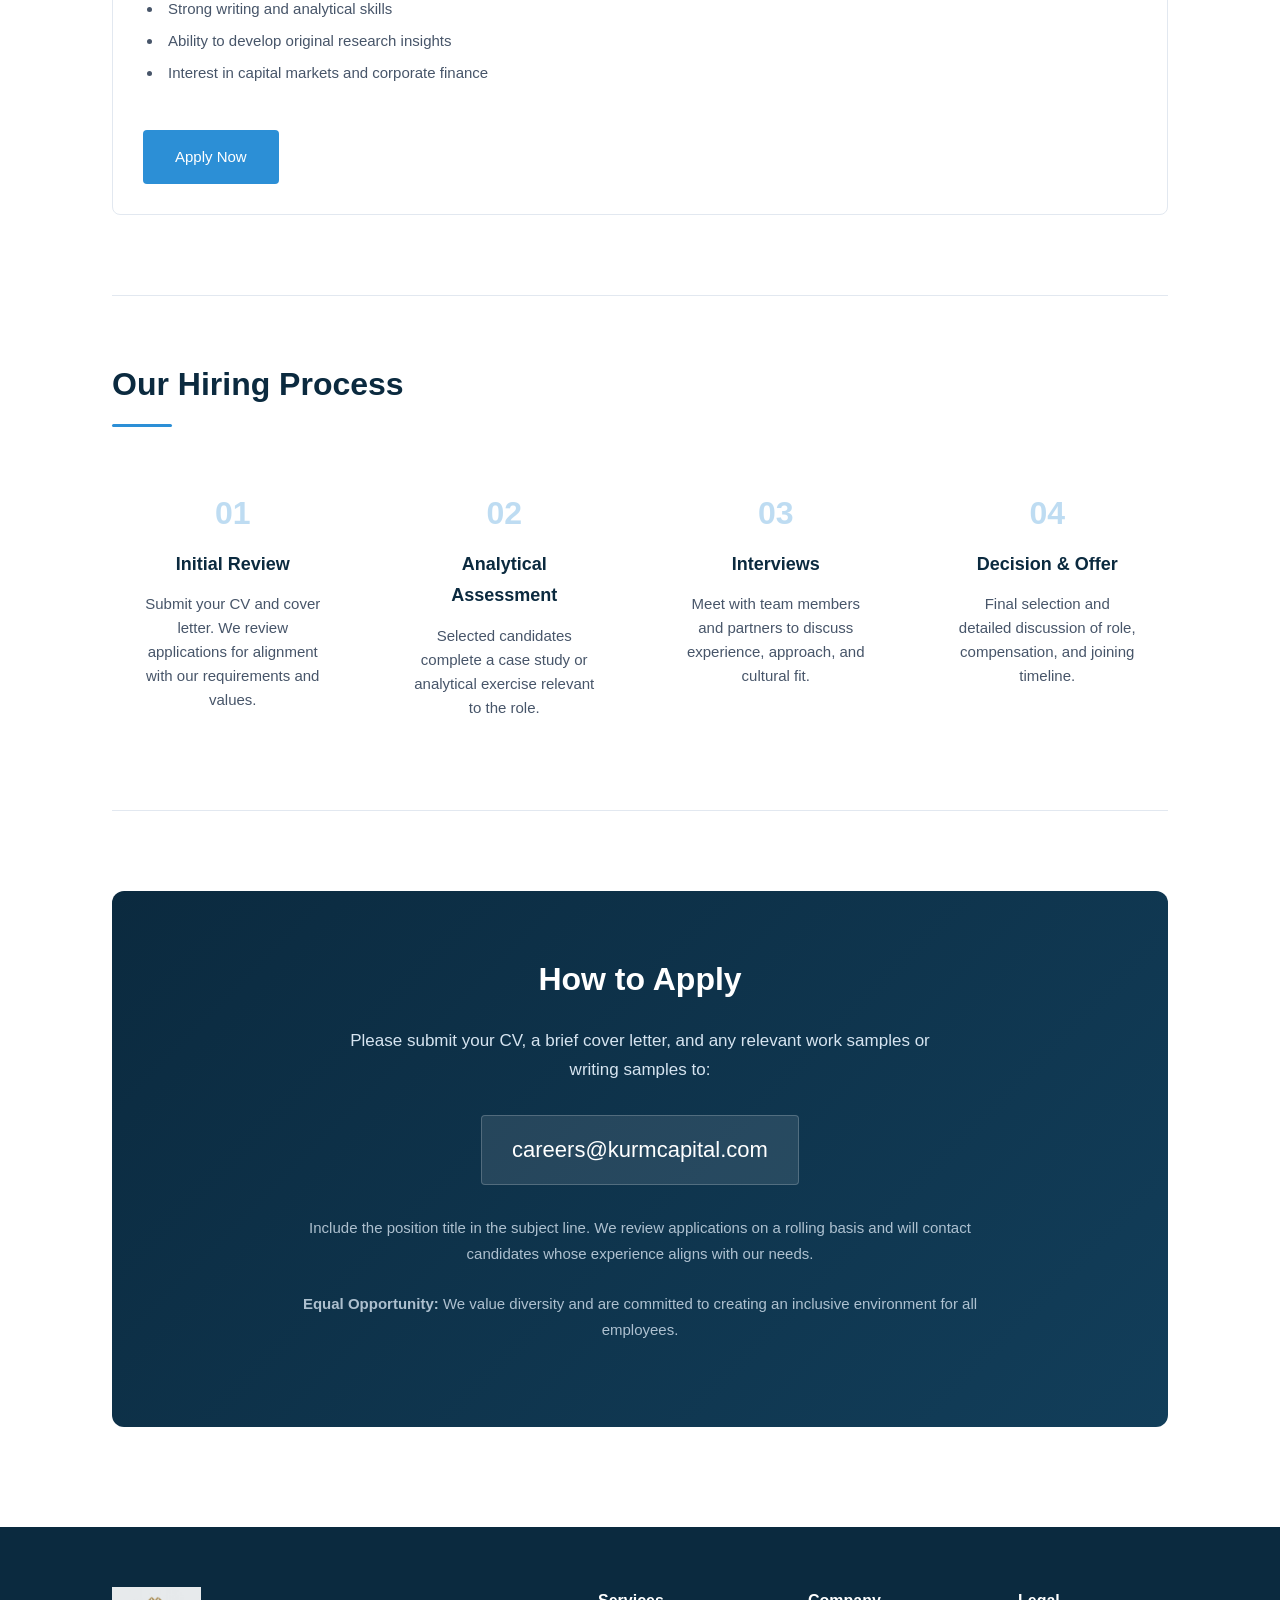
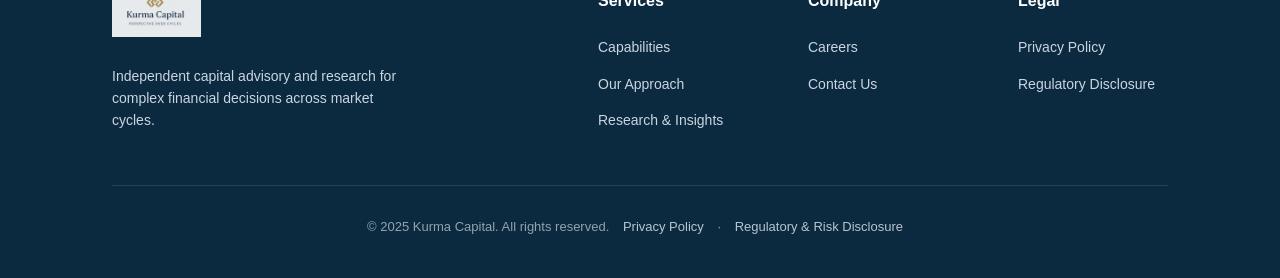
<file: career.html>
<!DOCTYPE html>
<html lang="en">
<head>
  <meta charset="UTF-8">
  <title>Careers | Kurma Capital</title>
  <meta name="viewport" content="width=device-width, initial-scale=1">
  <meta name="description" content="Join Kurma Capital. Opportunities for individuals with analytical rigor, intellectual independence, and long-term perspective in capital advisory.">
  <meta name="robots" content="index, follow">
  <link rel="stylesheet" href="style-ib-blue.css">
</head>
<body>

<header>
  <div class="container">
    <div class="navbar">
      <div class="logo">
        <img src="logo-primary.png" alt="Kurma Capital">
      </div>
      <nav>
        <a href="index.html">Home</a>
        <a href="capabilities.html">Capabilities</a>
        <a href="approach.html">Our Approach</a>
        <a href="insights.html">Insights</a>
        <a href="careers.html" class="active">Careers</a>
        <a href="contact.html" class="contact-btn">Contact</a>
      </nav>
    </div>
  </div>
</header>

<section class="hero">
  <div class="container">
    <div class="hero-inner">
      <h1>Careers at Kurma Capital</h1>
      <p>
        Join a partner-led advisory firm where intellectual independence, analytical depth,
        and long-term perspective drive complex capital decisions.
      </p>
    </div>
  </div>
</section>

<section>
  <div class="container">
    <div class="intro-text">
      <p>We seek exceptional individuals who combine technical excellence with sound judgment, and who thrive in an environment of intellectual rigor and collaborative problem-solving.</p>
    </div>

    <!-- Why Join Us -->
    <div class="join-section">
      <h2 class="section-title">Why Join Kurma Capital</h2>
      
      <div class="benefits-grid">
        <div class="benefit-card">
          <div class="benefit-icon">🏛️</div>
          <h3>Partner-Led Environment</h3>
          <p>Work directly with senior partners on complex engagements from day one, with meaningful exposure and responsibility.</p>
        </div>
        
        <div class="benefit-card">
          <div class="benefit-icon">🧠</div>
          <h3>Intellectual Challenge</h3>
          <p>Tackle sophisticated financial problems that require creative thinking and deep analytical rigor.</p>
        </div>
        
        <div class="benefit-card">
          <div class="benefit-icon">⚖️</div>
          <h3>Conflict-Free Advisory</h3>
          <p>Focus on objective analysis and client outcomes, free from product sales or transactional pressures.</p>
        </div>
        
        <div class="benefit-card">
          <div class="benefit-icon">📈</div>
          <h3>Long-Term Focus</h3>
          <p>Work with clients on strategic decisions that create sustainable value across market cycles.</p>
        </div>
      </div>
    </div>

    <!-- Open Positions -->
    <div class="positions-section">
      <h2 class="section-title">Current Opportunities</h2>
      
      <div class="position-list">
        <!-- Position 1 -->
        <div class="position-card">
          <div class="position-header">
            <h3>Associate, Transaction Advisory</h3>
            <span class="position-location">Singapore / London</span>
          </div>
          <div class="position-details">
            <div class="position-tags">
              <span class="position-tag">Full-time</span>
              <span class="position-tag">Mid-level</span>
              <span class="position-tag">Immediate Start</span>
            </div>
            <p class="position-description">
              Support senior partners on complex M&A, capital raising, and strategic advisory engagements. Conduct financial analysis, due diligence, and transaction structuring for clients across sectors.
            </p>
            <div class="position-requirements">
              <h4>Requirements:</h4>
              <ul>
                <li>3-5 years experience in investment banking, private equity, or transaction advisory</li>
                <li>Strong financial modelling and valuation skills</li>
                <li>Exceptional analytical and communication abilities</li>
                <li>MBA or CFA qualification preferred</li>
              </ul>
            </div>
            <a href="contact.html?position=associate" class="position-apply cta-button">Apply Now</a>
          </div>
        </div>

        <!-- Position 2 -->
        <div class="position-card">
          <div class="position-header">
            <h3>Valuation Analyst</h3>
            <span class="position-location">Singapore</span>
          </div>
          <div class="position-details">
            <div class="position-tags">
              <span class="position-tag">Full-time</span>
              <span class="position-tag">Entry-level</span>
            </div>
            <p class="position-description">
              Support the valuation practice across business valuation, fairness opinions, and complex securities analysis. Work on engagements ranging from financial reporting to transaction support and disputes.
            </p>
            <div class="position-requirements">
              <h4>Requirements:</h4>
              <ul>
                <li>1-2 years experience in valuation, accounting, or financial analysis</li>
                <li>Strong understanding of financial statements and accounting principles</li>
                <li>Progress toward CFA, CA, or equivalent qualification</li>
                <li>Attention to detail and analytical mindset</li>
              </ul>
            </div>
            <a href="contact.html?position=analyst" class="position-apply cta-button">Apply Now</a>
          </div>
        </div>

        <!-- Position 3 -->
        <div class="position-card">
          <div class="position-header">
            <h3>Research Associate</h3>
            <span class="position-location">Remote / Flexible</span>
          </div>
          <div class="position-details">
            <div class="position-tags">
              <span class="position-tag">Full-time</span>
              <span class="position-tag">Mid-level</span>
            </div>
            <p class="position-description">
              Contribute to independent research publications on capital markets, sector analysis, and long-term investment themes. Support advisory engagements with deep industry research and competitive analysis.
            </p>
            <div class="position-requirements">
              <h4>Requirements:</h4>
              <ul>
                <li>2-4 years experience in equity research, strategy consulting, or industry analysis</li>
                <li>Strong writing and analytical skills</li>
                <li>Ability to develop original research insights</li>
                <li>Interest in capital markets and corporate finance</li>
              </ul>
            </div>
            <a href="contact.html?position=research" class="position-apply cta-button">Apply Now</a>
          </div>
        </div>
      </div>
    </div>

    <!-- Application Process -->
    <div class="process-section">
      <h2 class="section-title">Our Hiring Process</h2>
      
      <div class="process-steps">
        <div class="process-step">
          <div class="step-number">01</div>
          <h3>Initial Review</h3>
          <p>Submit your CV and cover letter. We review applications for alignment with our requirements and values.</p>
        </div>
        
        <div class="process-step">
          <div class="step-number">02</div>
          <h3>Analytical Assessment</h3>
          <p>Selected candidates complete a case study or analytical exercise relevant to the role.</p>
        </div>
        
        <div class="process-step">
          <div class="step-number">03</div>
          <h3>Interviews</h3>
          <p>Meet with team members and partners to discuss experience, approach, and cultural fit.</p>
        </div>
        
        <div class="process-step">
          <div class="step-number">04</div>
          <h3>Decision & Offer</h3>
          <p>Final selection and detailed discussion of role, compensation, and joining timeline.</p>
        </div>
      </div>
    </div>

    <!-- How to Apply -->
    <div class="apply-section">
      <div class="apply-box">
        <h2>How to Apply</h2>
        <p>Please submit your CV, a brief cover letter, and any relevant work samples or writing samples to:</p>
        <div class="apply-email">
          <a href="mailto:careers@kurmcapital.com">careers@kurmcapital.com</a>
        </div>
        <p class="apply-note">
          Include the position title in the subject line. We review applications on a rolling basis and will contact candidates whose experience aligns with our needs.
        </p>
        <p class="apply-note">
          <strong>Equal Opportunity:</strong> We value diversity and are committed to creating an inclusive environment for all employees.
        </p>
      </div>
    </div>

  </div>
</section>

<footer>
  <div class="container">
    <div class="footer-main">
      <div>
        <img src="logo-primary.png" alt="Kurma Capital" class="footer-logo">
        <p style="color: #CBD5E1; max-width: 300px; font-size: 14px; line-height: 1.6;">
          Independent capital advisory and research for complex financial decisions across market cycles.
        </p>
      </div>
      
      <div class="footer-links">
        <div class="footer-column">
          <h4>Services</h4>
          <a href="capabilities.html">Capabilities</a>
          <a href="approach.html">Our Approach</a>
          <a href="insights.html">Research & Insights</a>
        </div>
        
        <div class="footer-column">
          <h4>Company</h4>
          <a href="careers.html">Careers</a>
          <a href="contact.html">Contact Us</a>
        </div>
        
        <div class="footer-column">
          <h4>Legal</h4>
          <a href="privacy.html">Privacy Policy</a>
          <a href="regulatory.html">Regulatory Disclosure</a>
        </div>
      </div>
    </div>
    
    <div class="footer-bottom">
      © 2025 Kurma Capital. All rights reserved. 
      <a href="privacy.html">Privacy Policy</a> ·
      <a href="regulatory.html">Regulatory & Risk Disclosure</a>
    </div>
  </div>
</footer>

</body>
</html>
</file>
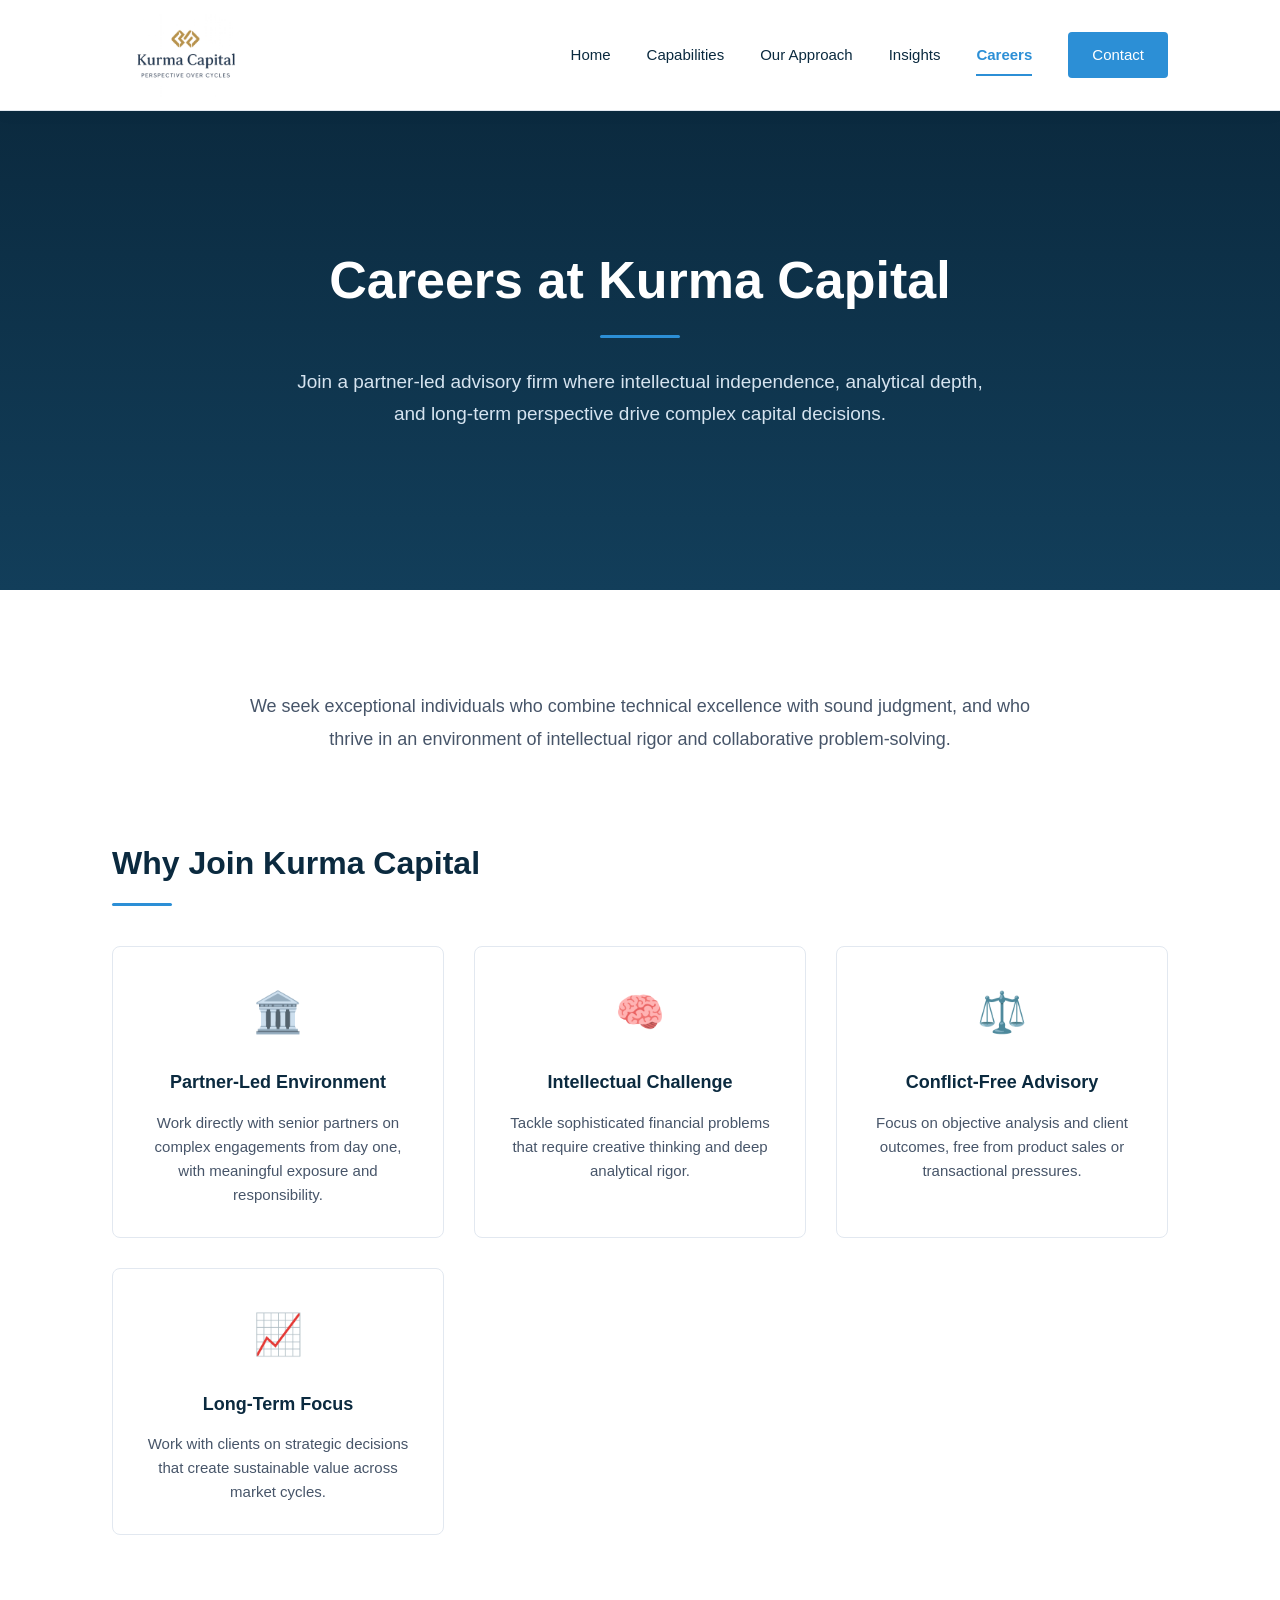
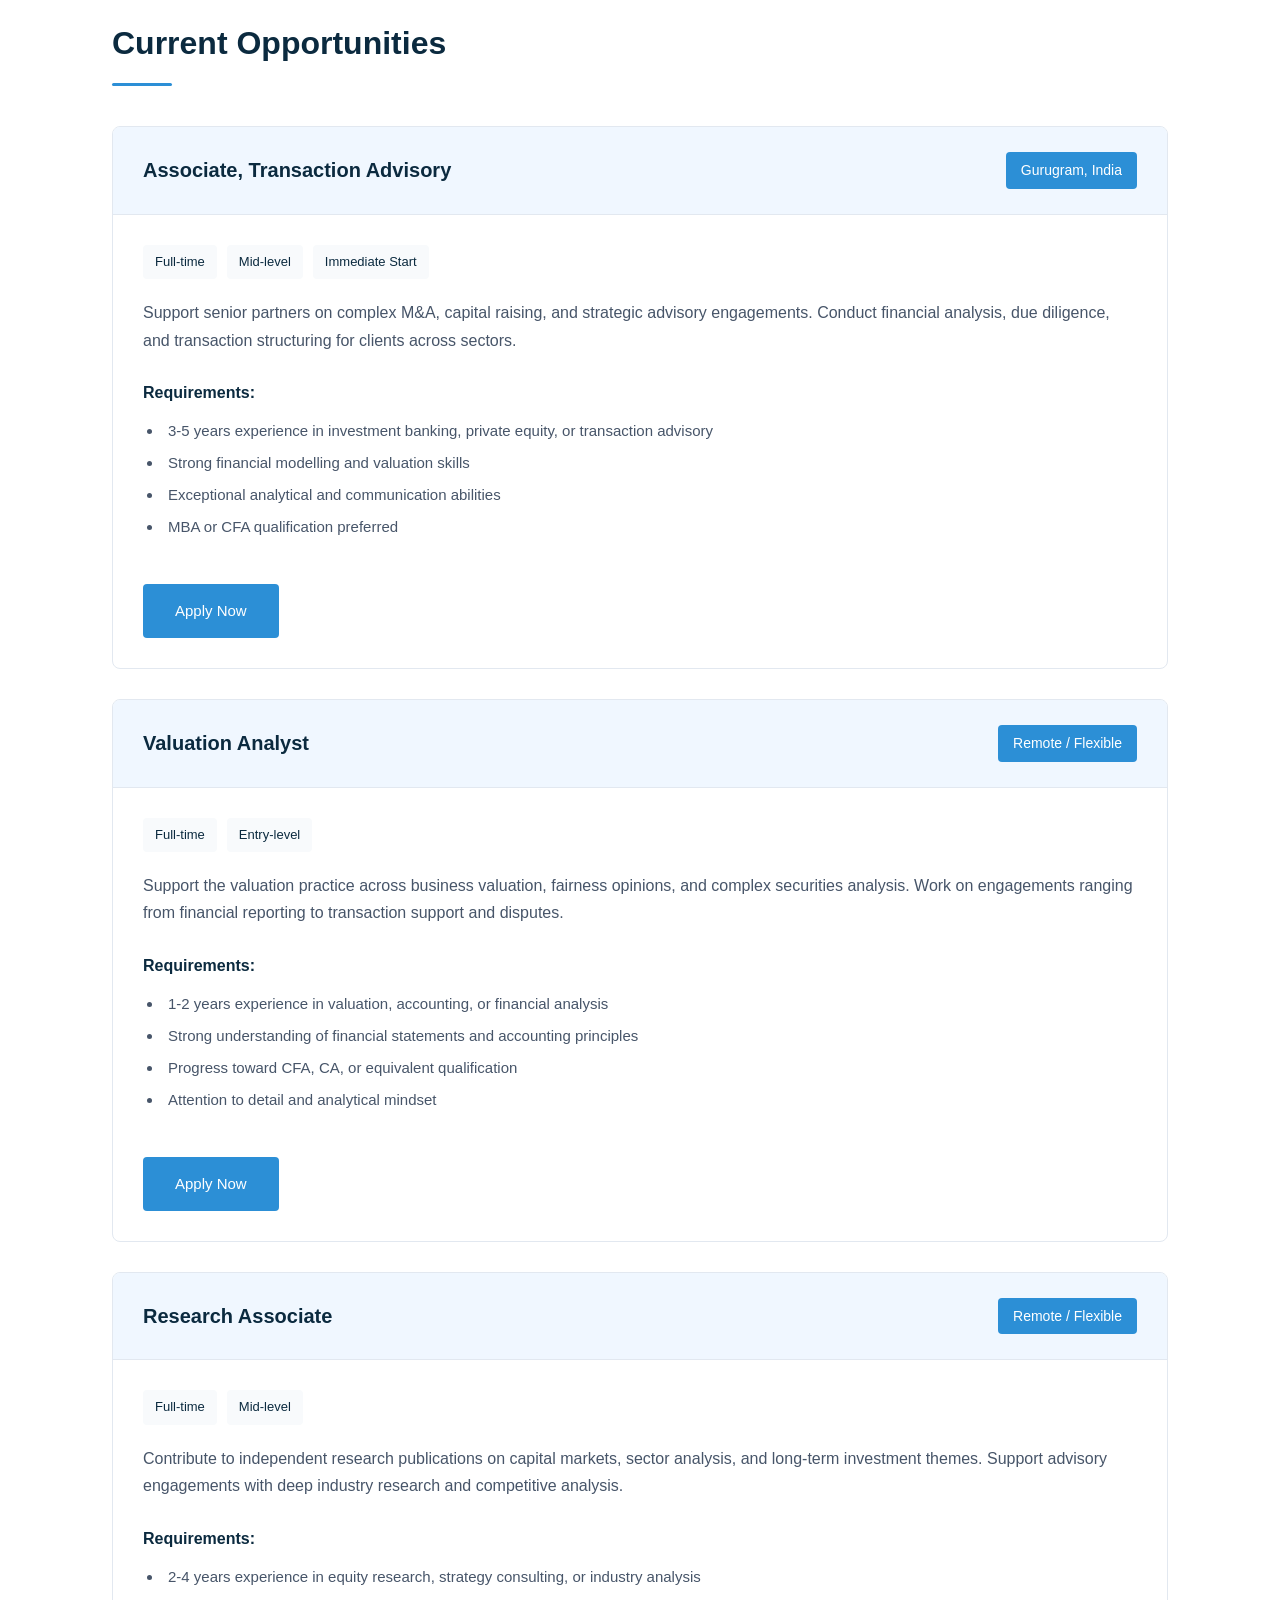
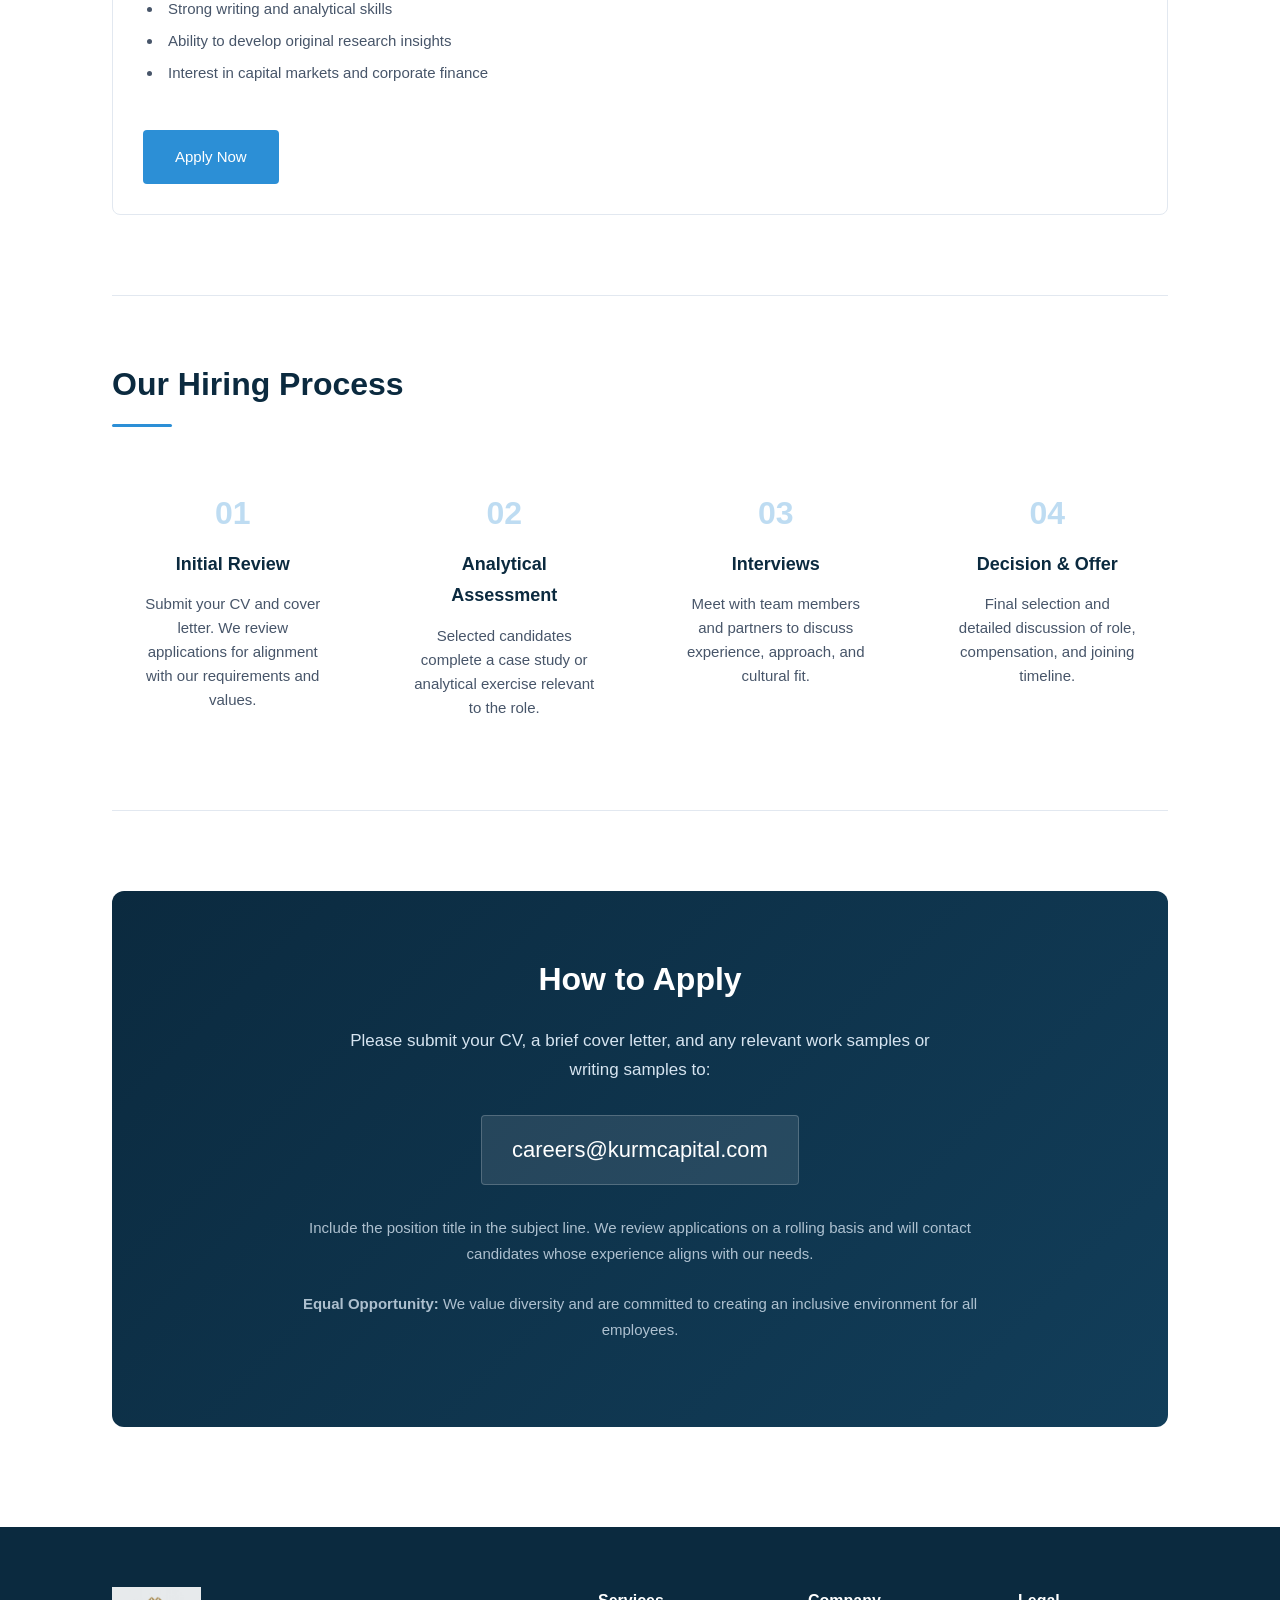
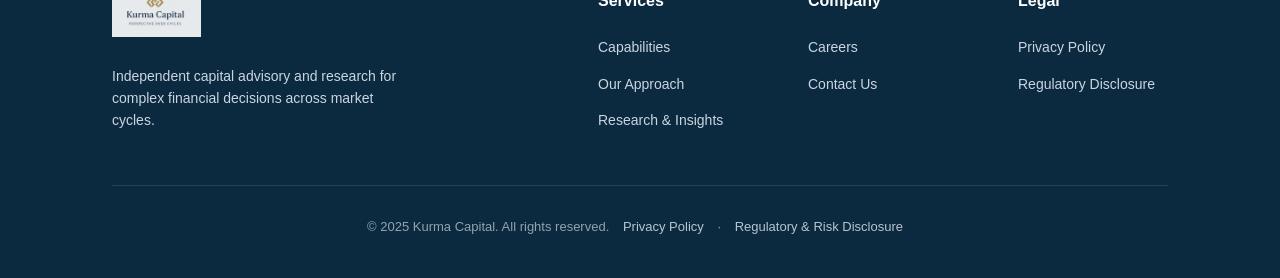
<file: careers.html>
<!DOCTYPE html>
<html lang="en">
<head>
  <meta charset="UTF-8">
  <title>Careers | Kurma Capital</title>
  <meta name="viewport" content="width=device-width, initial-scale=1">
  <link rel="icon" href="/favicon.png" type="image/png">
  <link rel="apple-touch-icon" href="/favicon.png">
  <meta name="description" content="Join Kurma Capital. Opportunities for individuals with analytical rigor, intellectual independence, and long-term perspective in capital advisory.">
  <meta name="robots" content="index, follow">
  <link rel="stylesheet" href="style-ib-blue.css">
</head>
<body>

<header>
  <div class="container">
    <div class="navbar">
      <div class="logo">
        <img src="logo-primary.png" alt="Kurma Capital">
      </div>
      <nav>
        <a href="index.html">Home</a>
        <a href="capabilities.html">Capabilities</a>
        <a href="approach.html">Our Approach</a>
        <a href="insights.html">Insights</a>
        <a href="careers.html" class="active">Careers</a>
        <a href="contact.html" class="contact-btn">Contact</a>
      </nav>
    </div>
  </div>
</header>

<section class="hero">
  <div class="container">
    <div class="hero-inner">
      <h1>Careers at Kurma Capital</h1>
      <p>
        Join a partner-led advisory firm where intellectual independence, analytical depth,
        and long-term perspective drive complex capital decisions.
      </p>
    </div>
  </div>
</section>

<section>
  <div class="container">
    <div class="intro-text">
      <p>We seek exceptional individuals who combine technical excellence with sound judgment, and who thrive in an environment of intellectual rigor and collaborative problem-solving.</p>
    </div>

    <!-- Why Join Us -->
    <div class="join-section">
      <h2 class="section-title">Why Join Kurma Capital</h2>
      
      <div class="benefits-grid">
        <div class="benefit-card">
          <div class="benefit-icon">🏛️</div>
          <h3>Partner-Led Environment</h3>
          <p>Work directly with senior partners on complex engagements from day one, with meaningful exposure and responsibility.</p>
        </div>
        
        <div class="benefit-card">
          <div class="benefit-icon">🧠</div>
          <h3>Intellectual Challenge</h3>
          <p>Tackle sophisticated financial problems that require creative thinking and deep analytical rigor.</p>
        </div>
        
        <div class="benefit-card">
          <div class="benefit-icon">⚖️</div>
          <h3>Conflict-Free Advisory</h3>
          <p>Focus on objective analysis and client outcomes, free from product sales or transactional pressures.</p>
        </div>
        
        <div class="benefit-card">
          <div class="benefit-icon">📈</div>
          <h3>Long-Term Focus</h3>
          <p>Work with clients on strategic decisions that create sustainable value across market cycles.</p>
        </div>
      </div>
    </div>

    <!-- Open Positions -->
    <div class="positions-section">
      <h2 class="section-title">Current Opportunities</h2>
      
      <div class="position-list">
        <!-- Position 1 -->
        <div class="position-card">
          <div class="position-header">
            <h3>Associate, Transaction Advisory</h3>
            <span class="position-location">Gurugram, India</span>
          </div>
          <div class="position-details">
            <div class="position-tags">
              <span class="position-tag">Full-time</span>
              <span class="position-tag">Mid-level</span>
              <span class="position-tag">Immediate Start</span>
            </div>
            <p class="position-description">
              Support senior partners on complex M&A, capital raising, and strategic advisory engagements. Conduct financial analysis, due diligence, and transaction structuring for clients across sectors.
            </p>
            <div class="position-requirements">
              <h4>Requirements:</h4>
              <ul>
                <li>3-5 years experience in investment banking, private equity, or transaction advisory</li>
                <li>Strong financial modelling and valuation skills</li>
                <li>Exceptional analytical and communication abilities</li>
                <li>MBA or CFA qualification preferred</li>
              </ul>
            </div>
            <a href="contact.html?position=associate" class="position-apply cta-button">Apply Now</a>
          </div>
        </div>

        <!-- Position 2 -->
        <div class="position-card">
          <div class="position-header">
            <h3>Valuation Analyst</h3>
            <span class="position-location">Remote / Flexible</span>
          </div>
          <div class="position-details">
            <div class="position-tags">
              <span class="position-tag">Full-time</span>
              <span class="position-tag">Entry-level</span>
            </div>
            <p class="position-description">
              Support the valuation practice across business valuation, fairness opinions, and complex securities analysis. Work on engagements ranging from financial reporting to transaction support and disputes.
            </p>
            <div class="position-requirements">
              <h4>Requirements:</h4>
              <ul>
                <li>1-2 years experience in valuation, accounting, or financial analysis</li>
                <li>Strong understanding of financial statements and accounting principles</li>
                <li>Progress toward CFA, CA, or equivalent qualification</li>
                <li>Attention to detail and analytical mindset</li>
              </ul>
            </div>
            <a href="contact.html?position=analyst" class="position-apply cta-button">Apply Now</a>
          </div>
        </div>

        <!-- Position 3 -->
        <div class="position-card">
          <div class="position-header">
            <h3>Research Associate</h3>
            <span class="position-location">Remote / Flexible</span>
          </div>
          <div class="position-details">
            <div class="position-tags">
              <span class="position-tag">Full-time</span>
              <span class="position-tag">Mid-level</span>
            </div>
            <p class="position-description">
              Contribute to independent research publications on capital markets, sector analysis, and long-term investment themes. Support advisory engagements with deep industry research and competitive analysis.
            </p>
            <div class="position-requirements">
              <h4>Requirements:</h4>
              <ul>
                <li>2-4 years experience in equity research, strategy consulting, or industry analysis</li>
                <li>Strong writing and analytical skills</li>
                <li>Ability to develop original research insights</li>
                <li>Interest in capital markets and corporate finance</li>
              </ul>
            </div>
            <a href="contact.html?position=research" class="position-apply cta-button">Apply Now</a>
          </div>
        </div>
      </div>
    </div>

    <!-- Application Process -->
    <div class="process-section">
      <h2 class="section-title">Our Hiring Process</h2>
      
      <div class="process-steps">
        <div class="process-step">
          <div class="step-number">01</div>
          <h3>Initial Review</h3>
          <p>Submit your CV and cover letter. We review applications for alignment with our requirements and values.</p>
        </div>
        
        <div class="process-step">
          <div class="step-number">02</div>
          <h3>Analytical Assessment</h3>
          <p>Selected candidates complete a case study or analytical exercise relevant to the role.</p>
        </div>
        
        <div class="process-step">
          <div class="step-number">03</div>
          <h3>Interviews</h3>
          <p>Meet with team members and partners to discuss experience, approach, and cultural fit.</p>
        </div>
        
        <div class="process-step">
          <div class="step-number">04</div>
          <h3>Decision & Offer</h3>
          <p>Final selection and detailed discussion of role, compensation, and joining timeline.</p>
        </div>
      </div>
    </div>

    <!-- How to Apply -->
    <div class="apply-section">
      <div class="apply-box">
        <h2>How to Apply</h2>
        <p>Please submit your CV, a brief cover letter, and any relevant work samples or writing samples to:</p>
        <div class="apply-email">
          <a href="mailto:careers@kurmcapital.com">careers@kurmcapital.com</a>
        </div>
        <p class="apply-note">
          Include the position title in the subject line. We review applications on a rolling basis and will contact candidates whose experience aligns with our needs.
        </p>
        <p class="apply-note">
          <strong>Equal Opportunity:</strong> We value diversity and are committed to creating an inclusive environment for all employees.
        </p>
      </div>
    </div>

  </div>
</section>

<footer>
  <div class="container">
    <div class="footer-main">
      <div>
        <img src="logo-primary.png" alt="Kurma Capital" class="footer-logo">
        <p style="color: #CBD5E1; max-width: 300px; font-size: 14px; line-height: 1.6;">
          Independent capital advisory and research for complex financial decisions across market cycles.
        </p>
      </div>
      
      <div class="footer-links">
        <div class="footer-column">
          <h4>Services</h4>
          <a href="capabilities.html">Capabilities</a>
          <a href="approach.html">Our Approach</a>
          <a href="insights.html">Research & Insights</a>
        </div>
        
        <div class="footer-column">
          <h4>Company</h4>
          <a href="careers.html">Careers</a>
          <a href="contact.html">Contact Us</a>
        </div>
        
        <div class="footer-column">
          <h4>Legal</h4>
          <a href="privacy.html">Privacy Policy</a>
          <a href="regulatory.html">Regulatory Disclosure</a>
        </div>
      </div>
    </div>
    
    <div class="footer-bottom">
      © 2025 Kurma Capital. All rights reserved. 
      <a href="privacy.html">Privacy Policy</a> ·
      <a href="regulatory.html">Regulatory & Risk Disclosure</a>
    </div>
  </div>
</footer>

</body>
</html>
</file>
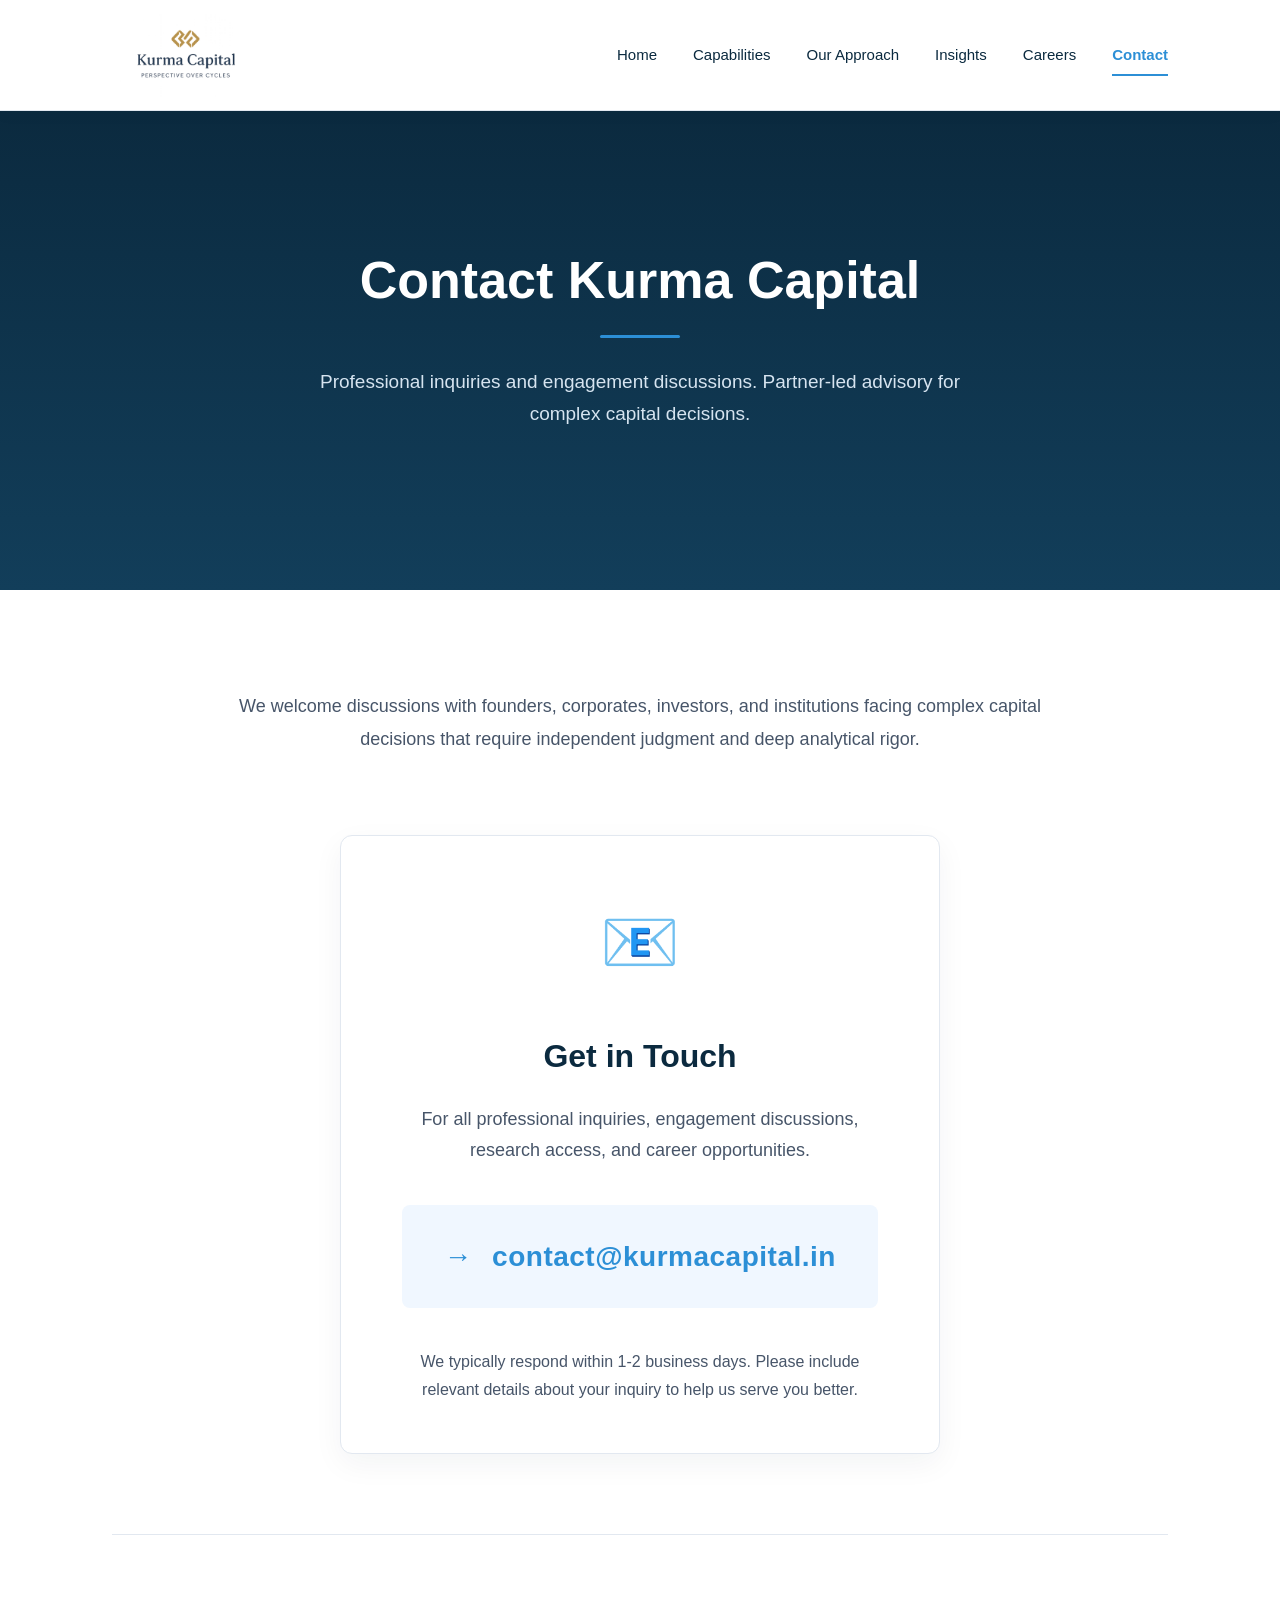
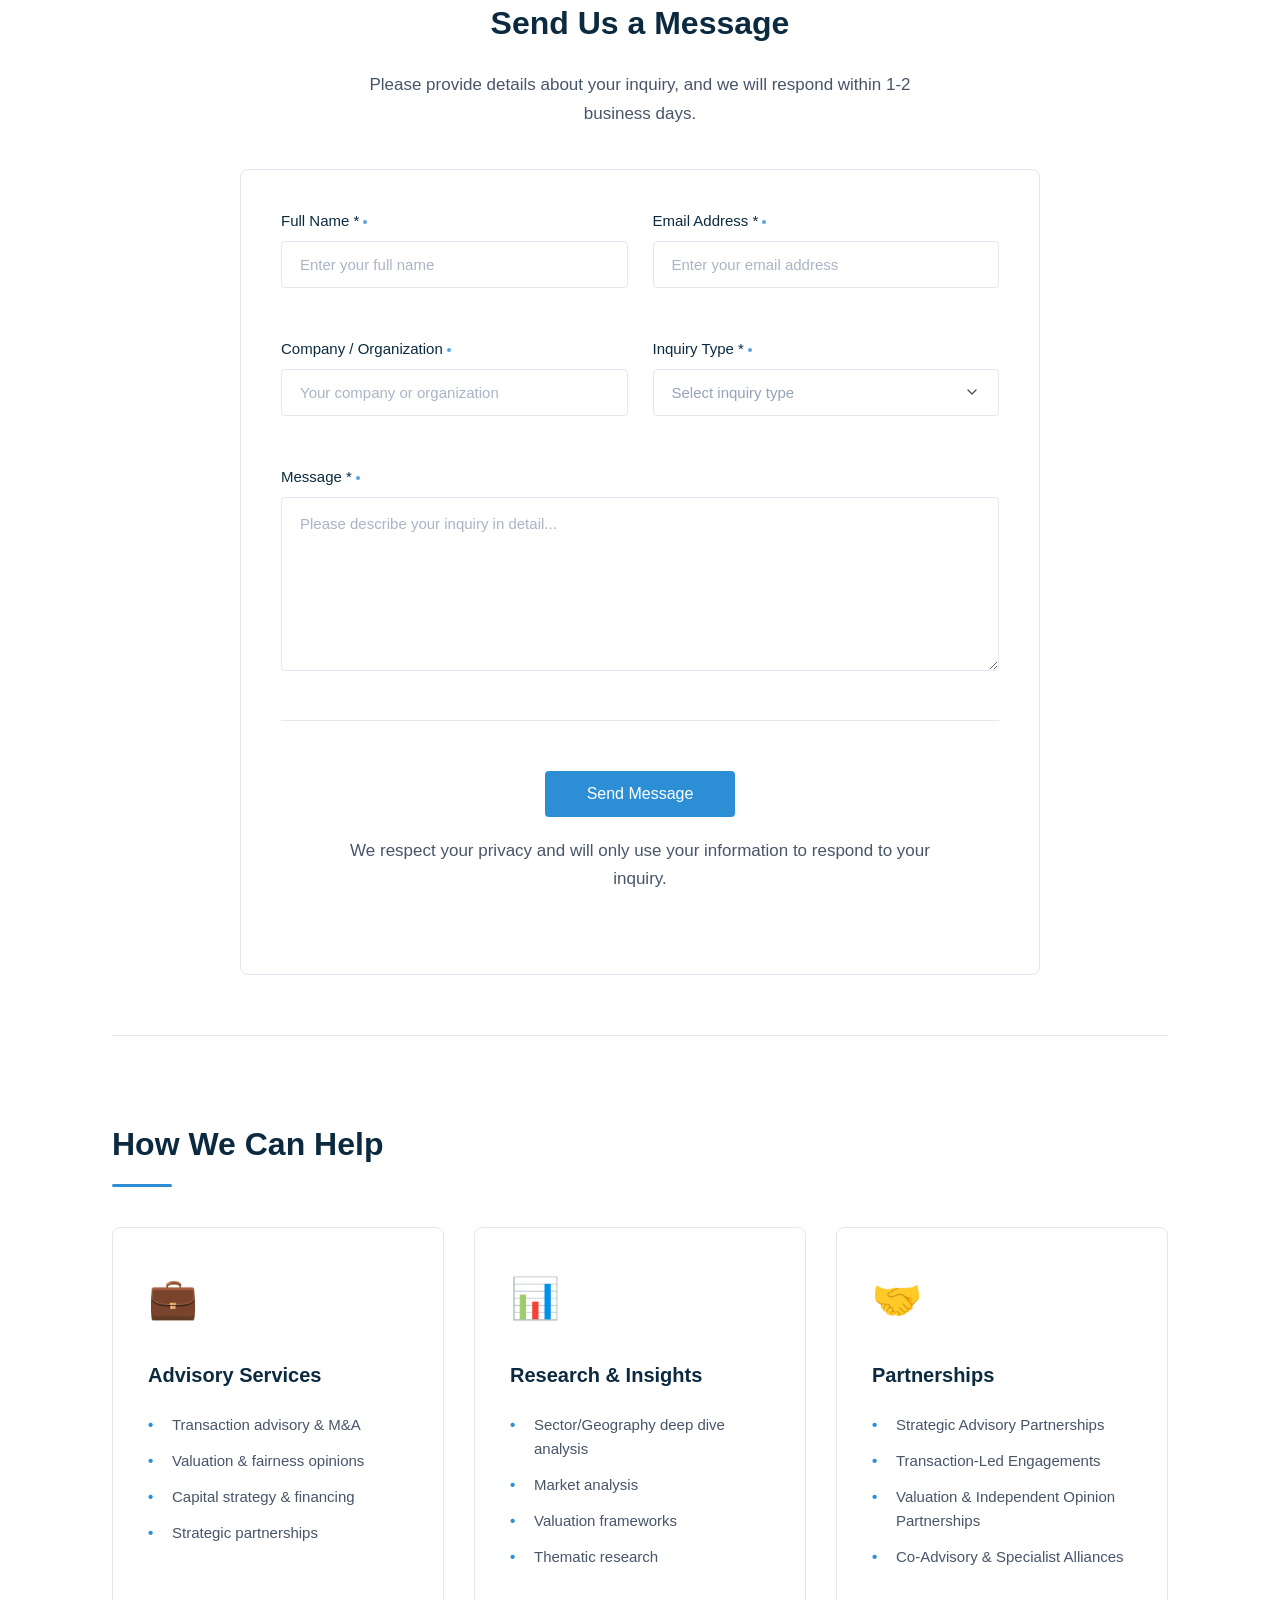
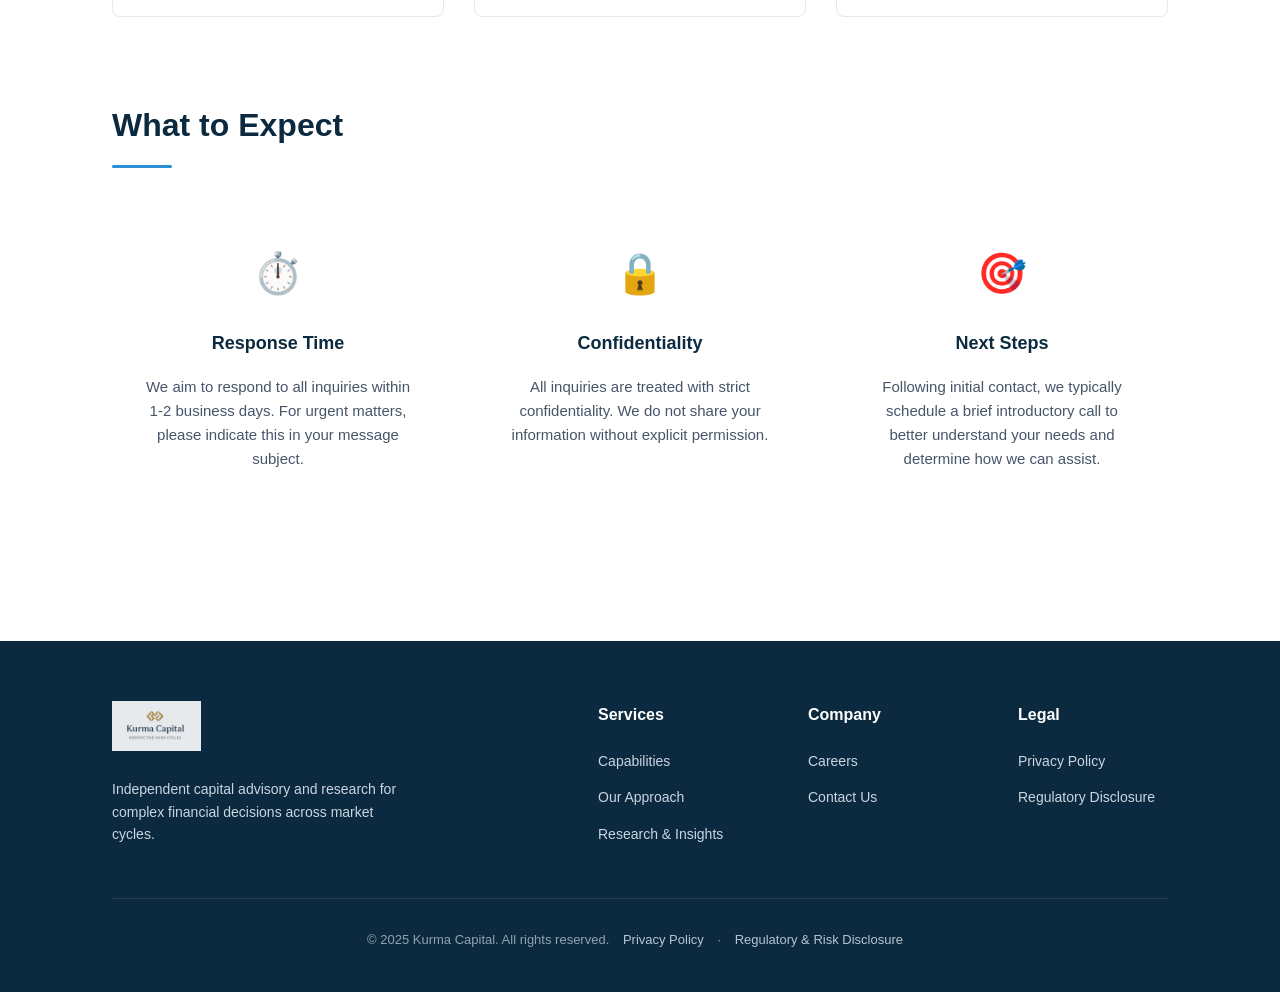
<file: contact.html>
<!DOCTYPE html>
<html lang="en">
<head>
  <meta charset="UTF-8">
  <title>Contact | Kurma Capital</title>
  <meta name="viewport" content="width=device-width, initial-scale=1">
  <link rel="icon" href="/favicon.png" type="image/png">
  <link rel="apple-touch-icon" href="/favicon.png">
  <meta name="description" content="Contact Kurma Capital for professional inquiries, engagement discussions, and advisory services.">
  <meta name="robots" content="index, follow">
  <link rel="stylesheet" href="style-ib-blue.css">
</head>
<body>

<header>
  <div class="container">
    <div class="navbar">
      <div class="logo">
        <img src="logo-primary.png" alt="Kurma Capital">
      </div>
      <nav>
        <a href="index.html">Home</a>
        <a href="capabilities.html">Capabilities</a>
        <a href="approach.html">Our Approach</a>
        <a href="insights.html">Insights</a>
        <a href="careers.html">Careers</a>
        <a href="contact.html" class="active">Contact</a>
      </nav>
    </div>
  </div>
</header>

<section class="hero">
  <div class="container">
    <div class="hero-inner">
      <h1>Contact Kurma Capital</h1>
      <p>
        Professional inquiries and engagement discussions. Partner-led advisory for complex capital decisions.
      </p>
    </div>
  </div>
</section>

<section>
  <div class="container">
    <div class="intro-text">
      <p>We welcome discussions with founders, corporates, investors, and institutions facing complex capital decisions that require independent judgment and deep analytical rigor.</p>
    </div>

    <!-- Primary Contact -->
    <div class="contact-main">
      <div class="contact-email-card">
        <div class="contact-icon">📧</div>
        <h2>Get in Touch</h2>
        <p class="contact-description">
          For all professional inquiries, engagement discussions, research access, and career opportunities.
        </p>
        <div class="email-primary">
          <a href="mailto:contact@kurmacapital.in" class="primary-email-link">
            <span class="email-icon">→</span>
            <span class="email-address">contact@kurmacapital.in</span>
          </a>
        </div>
        <p class="contact-note">
          We typically respond within 1-2 business days. Please include relevant details about your inquiry to help us serve you better.
        </p>
      </div>
    </div>

    <!-- Contact Form -->
    <div class="form-section">
      <div class="form-box">
        <h2>Send Us a Message</h2>
        <p class="form-intro">Please provide details about your inquiry, and we will respond within 1-2 business days.</p>
        
        <form class="contact-form" action="#" method="POST">
          <!-- Row 1: Name & Email -->
          <div class="form-row">
            <div class="form-group">
              <label for="name">Full Name *</label>
              <input type="text" id="name" name="name" required placeholder="Enter your full name">
            </div>
            <div class="form-group">
              <label for="email">Email Address *</label>
              <input type="email" id="email" name="email" required placeholder="Enter your email address">
            </div>
          </div>
          
          <!-- Row 2: Company -->
          <div class="form-row">
            <div class="form-group">
              <label for="company">Company / Organization</label>
              <input type="text" id="company" name="company" placeholder="Your company or organization">
            </div>
            <div class="form-group">
              <label for="subject">Inquiry Type *</label>
              <select id="subject" name="subject" required>
                <option value="" disabled selected>Select inquiry type</option>
                <option value="transaction">Transaction Advisory</option>
                <option value="valuation">Valuation Services</option>
                <option value="capital">Capital Strategy</option>
                <option value="research">Research & Insights</option>
                <option value="partnership">Partnership Opportunity</option>
                <option value="career">Career Opportunity</option>
                <option value="general">General Inquiry</option>
              </select>
            </div>
          </div>
          
          <!-- Message -->
          <div class="form-group full-width">
            <label for="message">Message *</label>
            <textarea id="message" name="message" rows="6" required placeholder="Please describe your inquiry in detail..."></textarea>
          </div>
          
          <!-- Submit -->
          <div class="form-submit">
            <button type="submit" class="cta-button">Send Message</button>
            <p class="form-note">We respect your privacy and will only use your information to respond to your inquiry.</p>
          </div>
        </form>
      </div>
    </div>

    <!-- Contact Categories -->
    <div class="contact-categories">
      <h2 class="section-title">How We Can Help</h2>
      
      <div class="categories-grid">
        <div class="category-card">
          <div class="category-icon">💼</div>
          <h3>Advisory Services</h3>
          <ul class="category-list">
            <li>Transaction advisory & M&A</li>
            <li>Valuation & fairness opinions</li>
            <li>Capital strategy & financing</li>
            <li>Strategic partnerships</li>
          </ul>
        </div>
        
        <div class="category-card">
          <div class="category-icon">📊</div>
          <h3>Research & Insights</h3>
          <ul class="category-list">
            <li>Sector/Geography deep dive analysis</li>
            <li>Market analysis</li>
            <li>Valuation frameworks</li>
            <li>Thematic research</li>
          </ul>
        </div>
        
        <div class="category-card">
          <div class="category-icon">🤝</div>
          <h3>Partnerships</h3>
          <ul class="category-list">
            <li>Strategic Advisory Partnerships</li>
            <li>Transaction-Led Engagements</li>
            <li>Valuation & Independent Opinion Partnerships</li>
            <li>Co-Advisory & Specialist Alliances</li>
          </ul>
        </div>
      </div>
    </div>

    <!-- Response Time & Process -->
    <div class="response-section">
      <h2 class="section-title">What to Expect</h2>
      
      <div class="response-grid">
        <div class="response-item">
          <div class="response-icon">⏱️</div>
          <h3>Response Time</h3>
          <p>We aim to respond to all inquiries within 1-2 business days. For urgent matters, please indicate this in your message subject.</p>
        </div>
        
        <div class="response-item">
          <div class="response-icon">🔒</div>
          <h3>Confidentiality</h3>
          <p>All inquiries are treated with strict confidentiality. We do not share your information without explicit permission.</p>
        </div>
        
        <div class="response-item">
          <div class="response-icon">🎯</div>
          <h3>Next Steps</h3>
          <p>Following initial contact, we typically schedule a brief introductory call to better understand your needs and determine how we can assist.</p>
        </div>
      </div>
    </div>

  </div>
</section>

<footer>
  <div class="container">
    <div class="footer-main">
      <div>
        <img src="logo-primary.png" alt="Kurma Capital" class="footer-logo">
        <p style="color: #CBD5E1; max-width: 300px; font-size: 14px; line-height: 1.6;">
          Independent capital advisory and research for complex financial decisions across market cycles.
        </p>
      </div>
      
      <div class="footer-links">
        <div class="footer-column">
          <h4>Services</h4>
          <a href="capabilities.html">Capabilities</a>
          <a href="approach.html">Our Approach</a>
          <a href="insights.html">Research & Insights</a>
        </div>
        
        <div class="footer-column">
          <h4>Company</h4>
          <a href="careers.html">Careers</a>
          <a href="contact.html">Contact Us</a>
        </div>
        
        <div class="footer-column">
          <h4>Legal</h4>
          <a href="privacy.html">Privacy Policy</a>
          <a href="regulatory.html">Regulatory Disclosure</a>
        </div>
      </div>
    </div>
    
    <div class="footer-bottom">
      © 2025 Kurma Capital. All rights reserved. 
      <a href="privacy.html">Privacy Policy</a> ·
      <a href="regulatory.html">Regulatory & Risk Disclosure</a>
    </div>
  </div>
</footer>

</body>
</html>
</file>
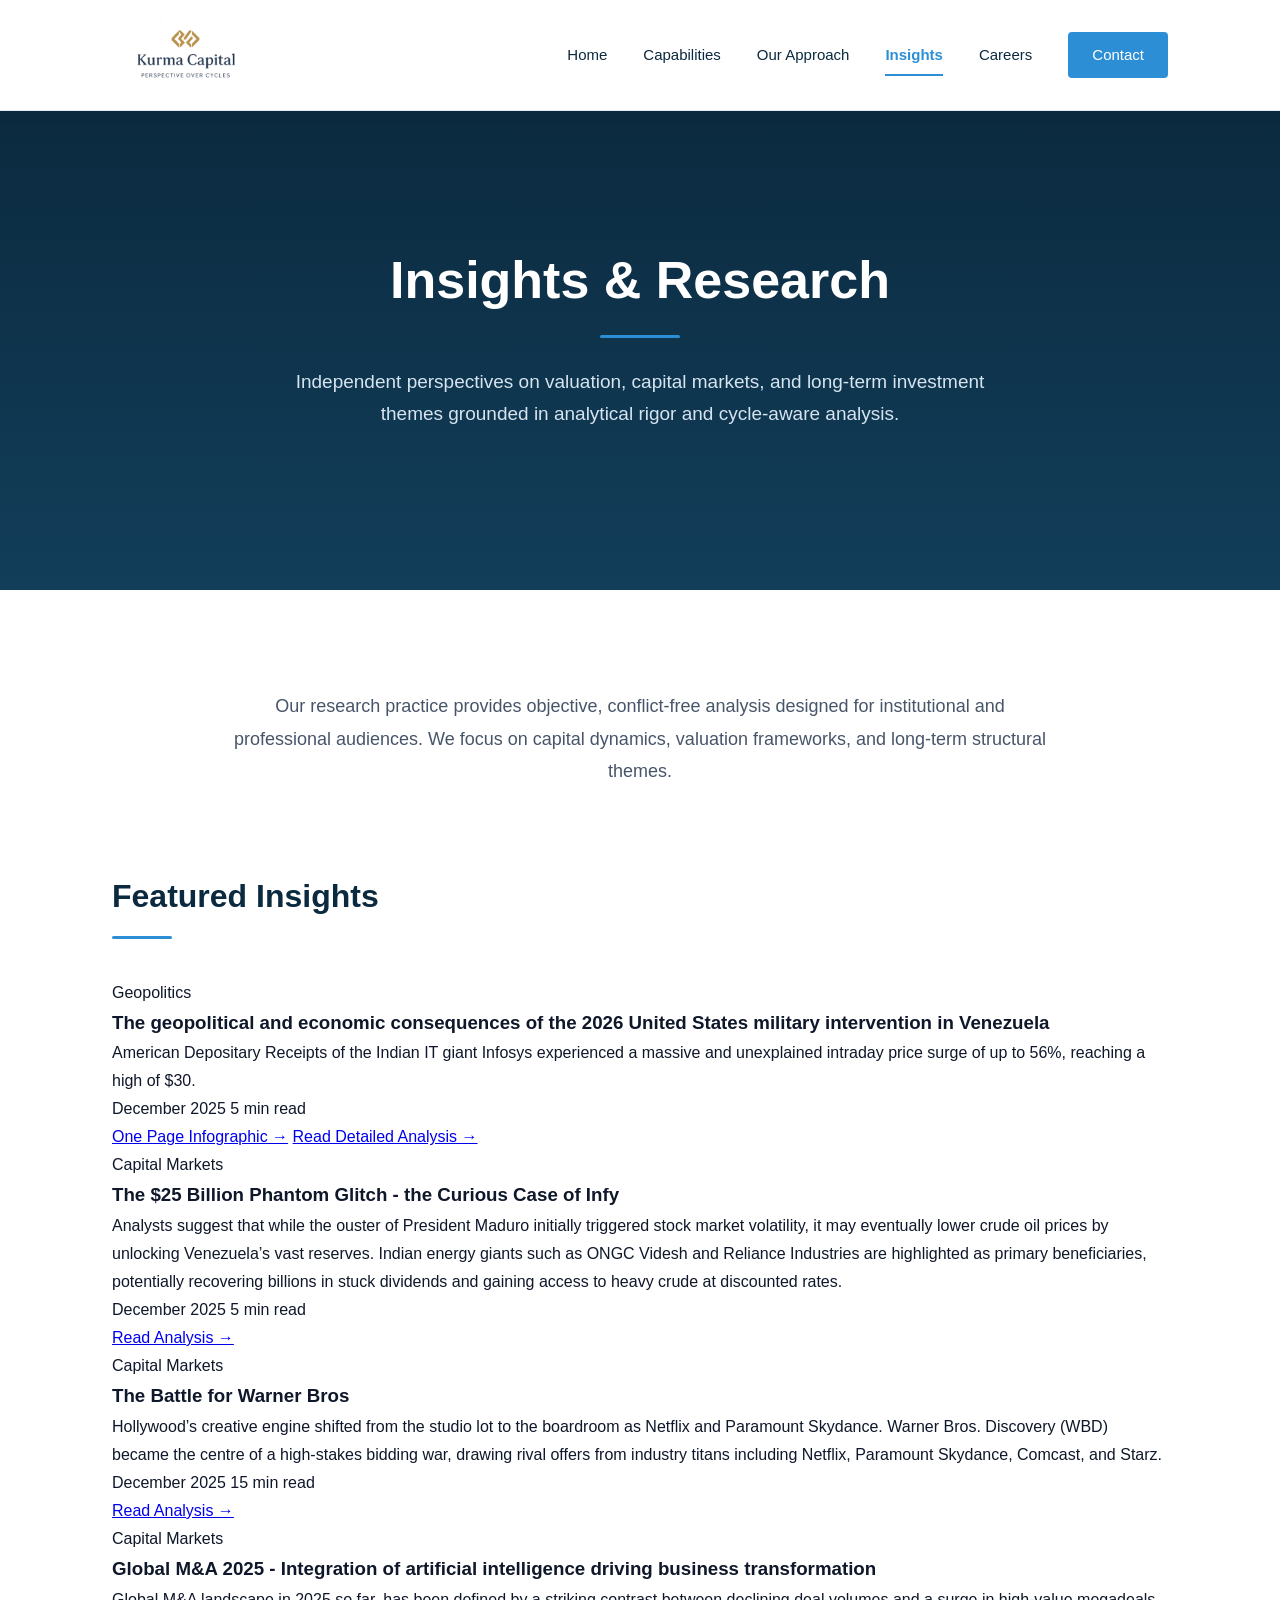
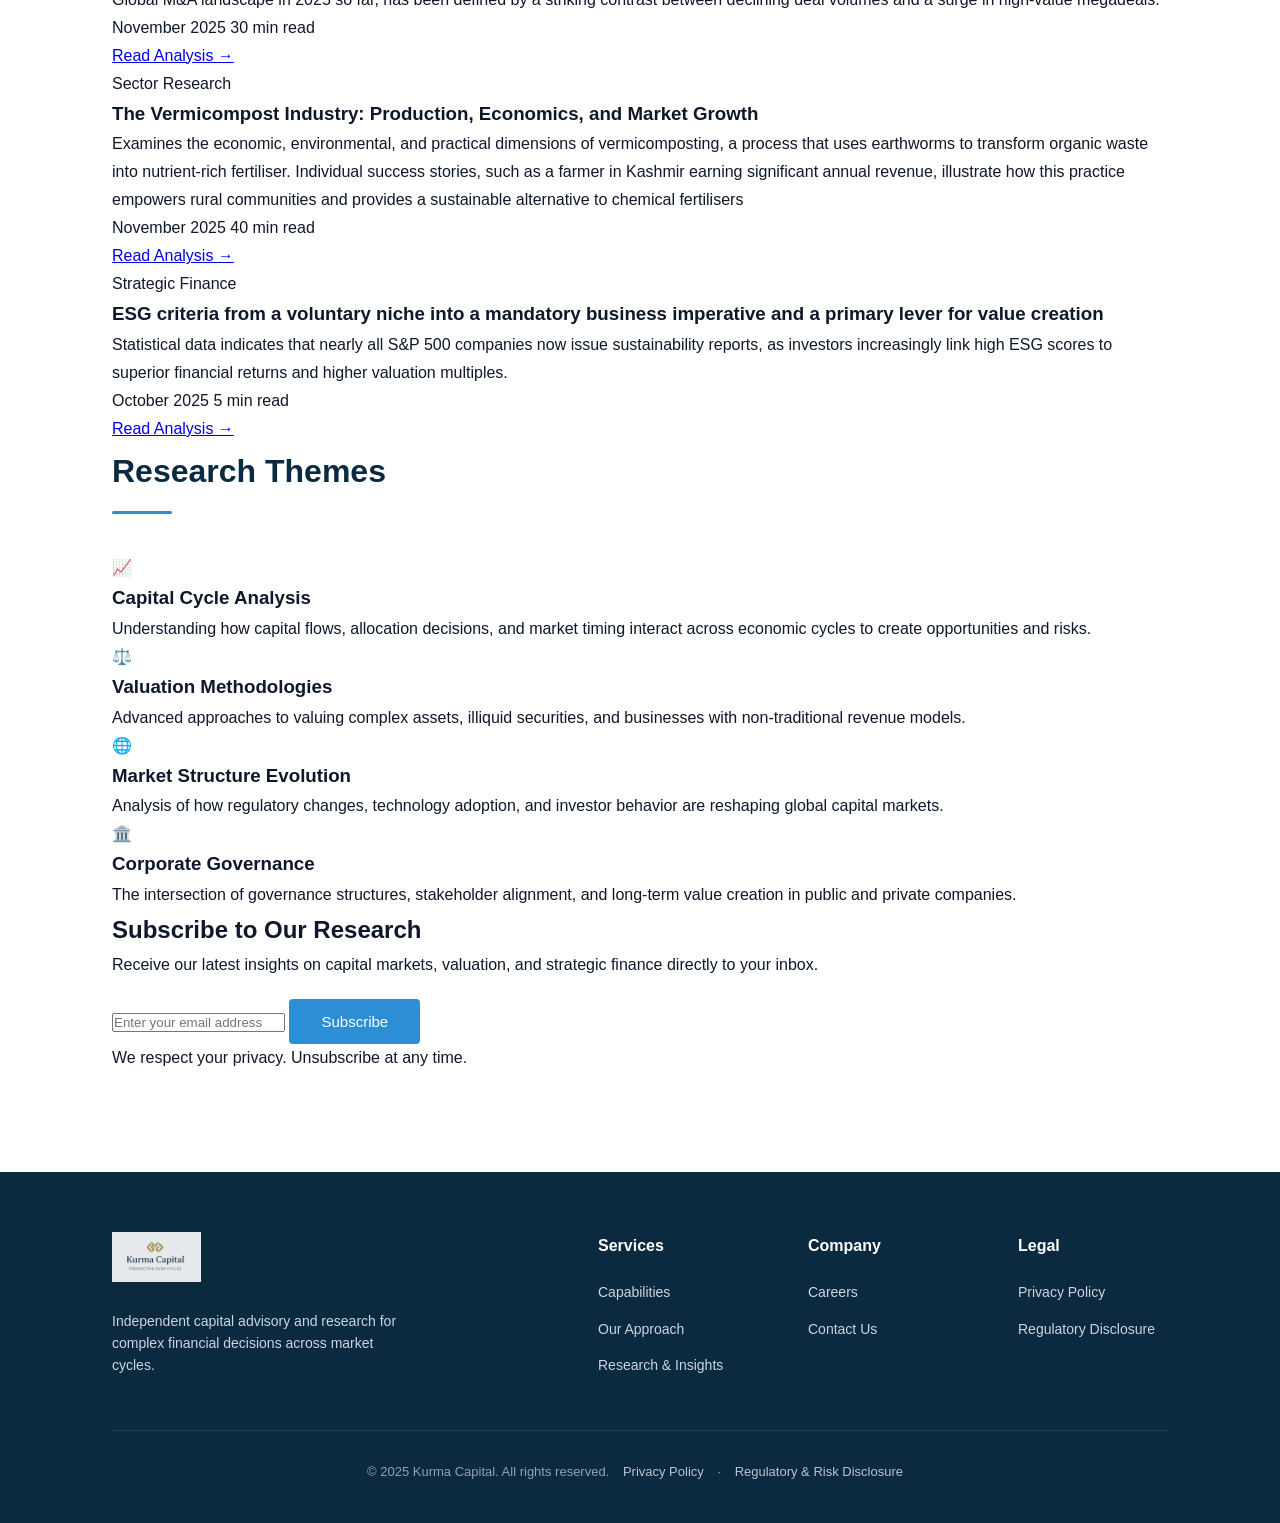
<file: insights.html>
<!DOCTYPE html>
<html lang="en">
<head>
  <meta charset="UTF-8">
  <title>Insights & Research | Kurma Capital</title>
  <meta name="viewport" content="width=device-width, initial-scale=1">
  <meta name="description" content="Independent research and insights on capital markets, valuation, and long-term investment themes from Kurma Capital's advisory team.">
  <meta name="robots" content="index, follow">
  <link rel="stylesheet" href="style-ib-blue.css">
</head>
<body>

<header>
  <div class="container">
    <div class="navbar">
      <div class="logo">
        <img src="logo-primary.png" alt="Kurma Capital">
      </div>
      <nav>
        <a href="index.html">Home</a>
        <a href="capabilities.html">Capabilities</a>
        <a href="approach.html">Our Approach</a>
        <a href="insights.html" class="active">Insights</a>
        <a href="careers.html">Careers</a>
        <a href="contact.html" class="contact-btn">Contact</a>
      </nav>
    </div>
  </div>
</header>

<section class="hero">
  <div class="container">
    <div class="hero-inner">
      <h1>Insights & Research</h1>
      <p>
        Independent perspectives on valuation, capital markets, and long-term
        investment themes grounded in analytical rigor and cycle-aware analysis.
      </p>
    </div>
  </div>
</section>

<section>
  <div class="container">
    <div class="intro-text">
      <p>Our research practice provides objective, conflict-free analysis designed for institutional and professional audiences. We focus on capital dynamics, valuation frameworks, and long-term structural themes.</p>
    </div>

    <!-- Featured Insights -->
    <div class="insights-section">
      <h2 class="section-title">Featured Insights</h2>

        <!-- Insight 1.01 -->
        <div class="insight-card">
          <div class="insight-category">Geopolitics</div>
          <h3 class="insight-title">The geopolitical and economic consequences of the 2026 United States military intervention in Venezuela</h3>
          <p class="insight-excerpt">American Depositary Receipts of the Indian IT giant Infosys experienced a massive and unexplained intraday price surge of up to 56%, reaching a high of $30.</p>
          <div class="insight-meta">
            <span class="insight-date">December 2025</span>
            <span class="insight-tag">5 min read</span>
          </div>
          <a href="US_Ven.pdf" class="insight-link">One Page Infographic →</a>
          <a href="US_Ven_Ind.pdf" class="insight-link">Read Detailed Analysis →</a>
        </div>      
      
        <!-- Insight 1 -->
        <div class="insight-card">
          <div class="insight-category">Capital Markets</div>
          <h3 class="insight-title">The $25 Billion Phantom Glitch - the Curious Case of Infy</h3>
          <p class="insight-excerpt">Analysts suggest that while the ouster of President Maduro initially triggered stock market volatility, it may eventually lower crude oil prices by unlocking Venezuela’s vast reserves. Indian energy giants such as ONGC Videsh and Reliance Industries are highlighted as primary beneficiaries, potentially recovering billions in stuck dividends and gaining access to heavy crude at discounted rates.</p>
          <div class="insight-meta">
            <span class="insight-date">December 2025</span>
            <span class="insight-tag">5 min read</span>
          </div>
          <a href="infyadr.pdf" class="insight-link">Read Analysis →</a>
        </div>
      
      <div class="insights-grid">
        <!-- Insight 1.1 -->
        <div class="insight-card">
          <div class="insight-category">Capital Markets</div>
          <h3 class="insight-title">The Battle for Warner Bros</h3>
          <p class="insight-excerpt">Hollywood’s creative engine shifted from the studio lot to the boardroom as Netflix and Paramount Skydance. Warner Bros. Discovery (WBD) became the centre of a high-stakes bidding war, drawing rival offers from industry titans including Netflix, Paramount Skydance, Comcast, and Starz.</p>
          <div class="insight-meta">
            <span class="insight-date">December 2025</span>
            <span class="insight-tag">15 min read</span>
          </div>
          <a href="Hollywood_Crossroads_The_Warner_Bros_Discovery_Bids.pdf" class="insight-link">Read Analysis →</a>
        </div>

        <!-- Insight 2 -->
        <div class="insight-card">
          <div class="insight-category">Capital Markets</div>
          <h3 class="insight-title">Global M&A 2025 - Integration of artificial intelligence driving business transformation</h3>
          <p class="insight-excerpt">Global M&A landscape in 2025 so far, has been defined by a striking contrast between declining deal volumes and a surge in high-value megadeals.</p>
          <div class="insight-meta">
            <span class="insight-date">November 2025</span>
            <span class="insight-tag">30 min read</span>
          </div>
          <a href="The_Great_Rebalancing_2025.pdf" class="insight-link">Read Analysis →</a>
        </div>

        <!-- Insight 3 -->
        <div class="insight-card">
          <div class="insight-category">Sector Research</div>
          <h3 class="insight-title">The Vermicompost Industry: Production, Economics, and Market Growth</h3>
          <p class="insight-excerpt">Examines the economic, environmental, and practical dimensions of vermicomposting, a process that uses earthworms to transform organic waste into nutrient-rich fertiliser. Individual success stories, such as a farmer in Kashmir earning significant annual revenue, illustrate how this practice empowers rural communities and provides a sustainable alternative to chemical fertilisers</p>
          <div class="insight-meta">
            <span class="insight-date">November 2025</span>
            <span class="insight-tag">40 min read</span>
          </div>
          <a href="The_Soil_Health_Investment.pdf" class="insight-link">Read Analysis →</a>
        </div>

        <!-- Insight 4 -->
        <div class="insight-card">
          <div class="insight-category">Strategic Finance</div>
          <h3 class="insight-title">ESG criteria from a voluntary niche into a mandatory business imperative and a primary lever for value creation</h3>
          <p class="insight-excerpt">Statistical data indicates that nearly all S&P 500 companies now issue sustainability reports, as investors increasingly link high ESG scores to superior financial returns and higher valuation multiples.</p>
          <div class="insight-meta">
            <span class="insight-date">October 2025</span>
            <span class="insight-tag">5 min read</span>
          </div>
          <a href="ESG.pdf" class="insight-link">Read Analysis →</a>
        </div>

    <!-- Research Themes Section -->
    <div class="themes-section">
      <h2 class="section-title">Research Themes</h2>
      
      <div class="themes-grid">
        <div class="theme-card">
          <div class="theme-icon">📈</div>
          <h3>Capital Cycle Analysis</h3>
          <p>Understanding how capital flows, allocation decisions, and market timing interact across economic cycles to create opportunities and risks.</p>
        </div>
        
        <div class="theme-card">
          <div class="theme-icon">⚖️</div>
          <h3>Valuation Methodologies</h3>
          <p>Advanced approaches to valuing complex assets, illiquid securities, and businesses with non-traditional revenue models.</p>
        </div>
        
        <div class="theme-card">
          <div class="theme-icon">🌐</div>
          <h3>Market Structure Evolution</h3>
          <p>Analysis of how regulatory changes, technology adoption, and investor behavior are reshaping global capital markets.</p>
        </div>
        
        <div class="theme-card">
          <div class="theme-icon">🏛️</div>
          <h3>Corporate Governance</h3>
          <p>The intersection of governance structures, stakeholder alignment, and long-term value creation in public and private companies.</p>
        </div>
      </div>
    </div>

    <!-- Newsletter Signup -->
    <div class="newsletter-section">
      <div class="newsletter-box">
        <h2>Subscribe to Our Research</h2>
        <p>Receive our latest insights on capital markets, valuation, and strategic finance directly to your inbox.</p>
        <form class="newsletter-form">
          <input type="email" placeholder="Enter your email address" required>
          <button type="submit" class="cta-button">Subscribe</button>
        </form>
        <p class="newsletter-note">We respect your privacy. Unsubscribe at any time.</p>
      </div>
    </div>

  </div>
</section>

<footer>
  <div class="container">
    <div class="footer-main">
      <div>
        <img src="logo-primary.png" alt="Kurma Capital" class="footer-logo">
        <p style="color: #CBD5E1; max-width: 300px; font-size: 14px; line-height: 1.6;">
          Independent capital advisory and research for complex financial decisions across market cycles.
        </p>
      </div>
      
      <div class="footer-links">
        <div class="footer-column">
          <h4>Services</h4>
          <a href="capabilities.html">Capabilities</a>
          <a href="approach.html">Our Approach</a>
          <a href="insights.html">Research & Insights</a>
        </div>
        
        <div class="footer-column">
          <h4>Company</h4>
          <a href="careers.html">Careers</a>
          <a href="contact.html">Contact Us</a>
        </div>
        
        <div class="footer-column">
          <h4>Legal</h4>
          <a href="privacy.html">Privacy Policy</a>
          <a href="regulatory.html">Regulatory Disclosure</a>
        </div>
      </div>
    </div>
    
    <div class="footer-bottom">
      © 2025 Kurma Capital. All rights reserved. 
      <a href="privacy.html">Privacy Policy</a> ·
      <a href="regulatory.html">Regulatory & Risk Disclosure</a>
    </div>
  </div>
</footer>

</body>
</html>
</file>
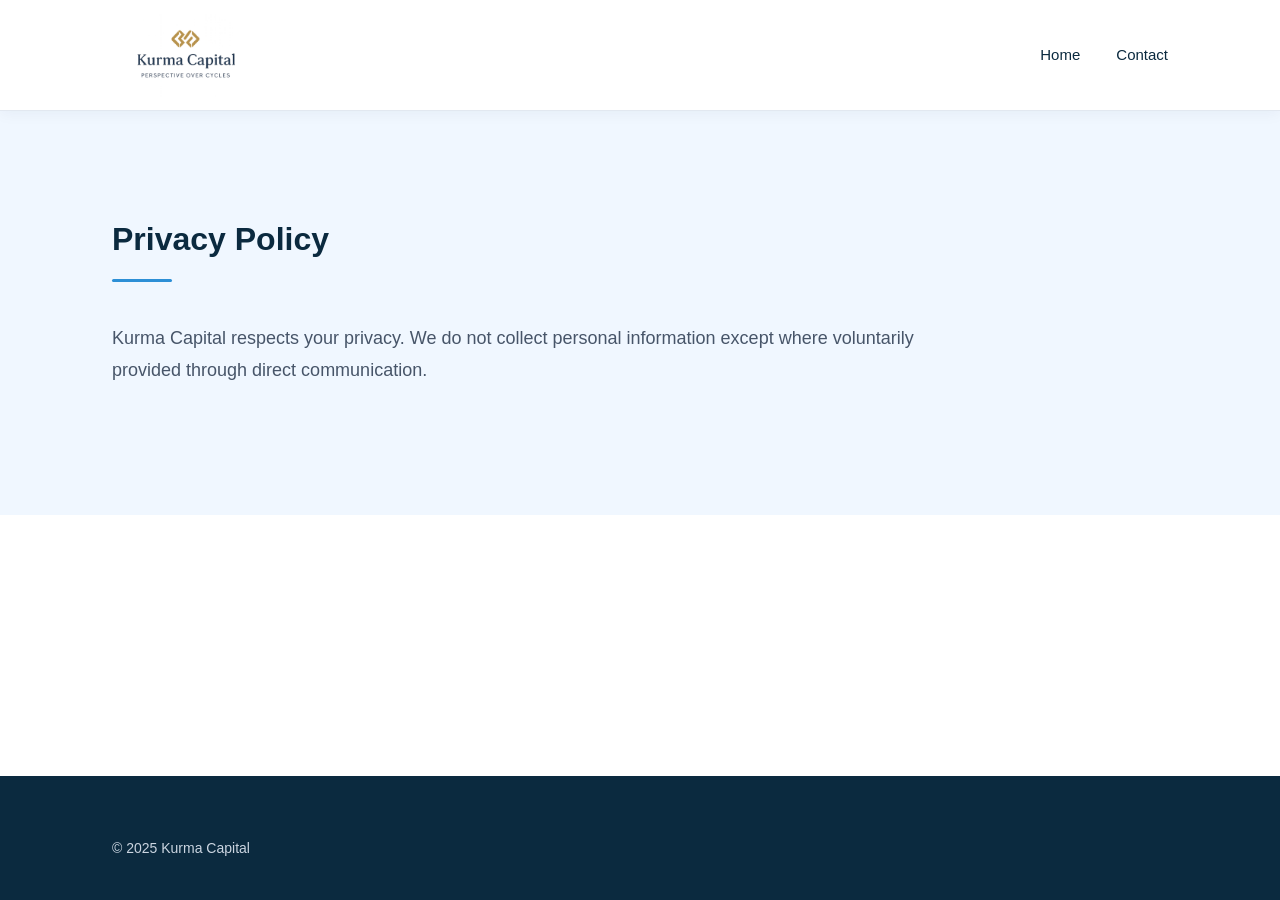
<file: privacy.html>
<!DOCTYPE html>
<html lang="en">
<head>
  <meta charset="UTF-8">
  <title>Privacy Policy | Kurma Capital</title>
  <meta name="viewport" content="width=device-width, initial-scale=1">
  <meta name="robots" content="noindex, follow">
  <link rel="stylesheet" href="style-ib-blue.css">
</head>
<body>

<header>
  <div class="container navbar">
    <div class="logo">
      <img src="logo-primary.png" alt="Kurma Capital">
    </div>
    <nav>
      <a href="index.html">Home</a>
      <a href="contact.html">Contact</a>
    </nav>
  </div>
</header>

<section>
  <div class="container">
    <h2 class="section-title">Privacy Policy</h2>
    <p class="section-text">
      Kurma Capital respects your privacy. We do not collect personal information
      except where voluntarily provided through direct communication.
    </p>
  </div>
</section>

<footer>
  <div class="container">
    © 2025 Kurma Capital
  </div>
</footer>

</body>
</html>
</file>
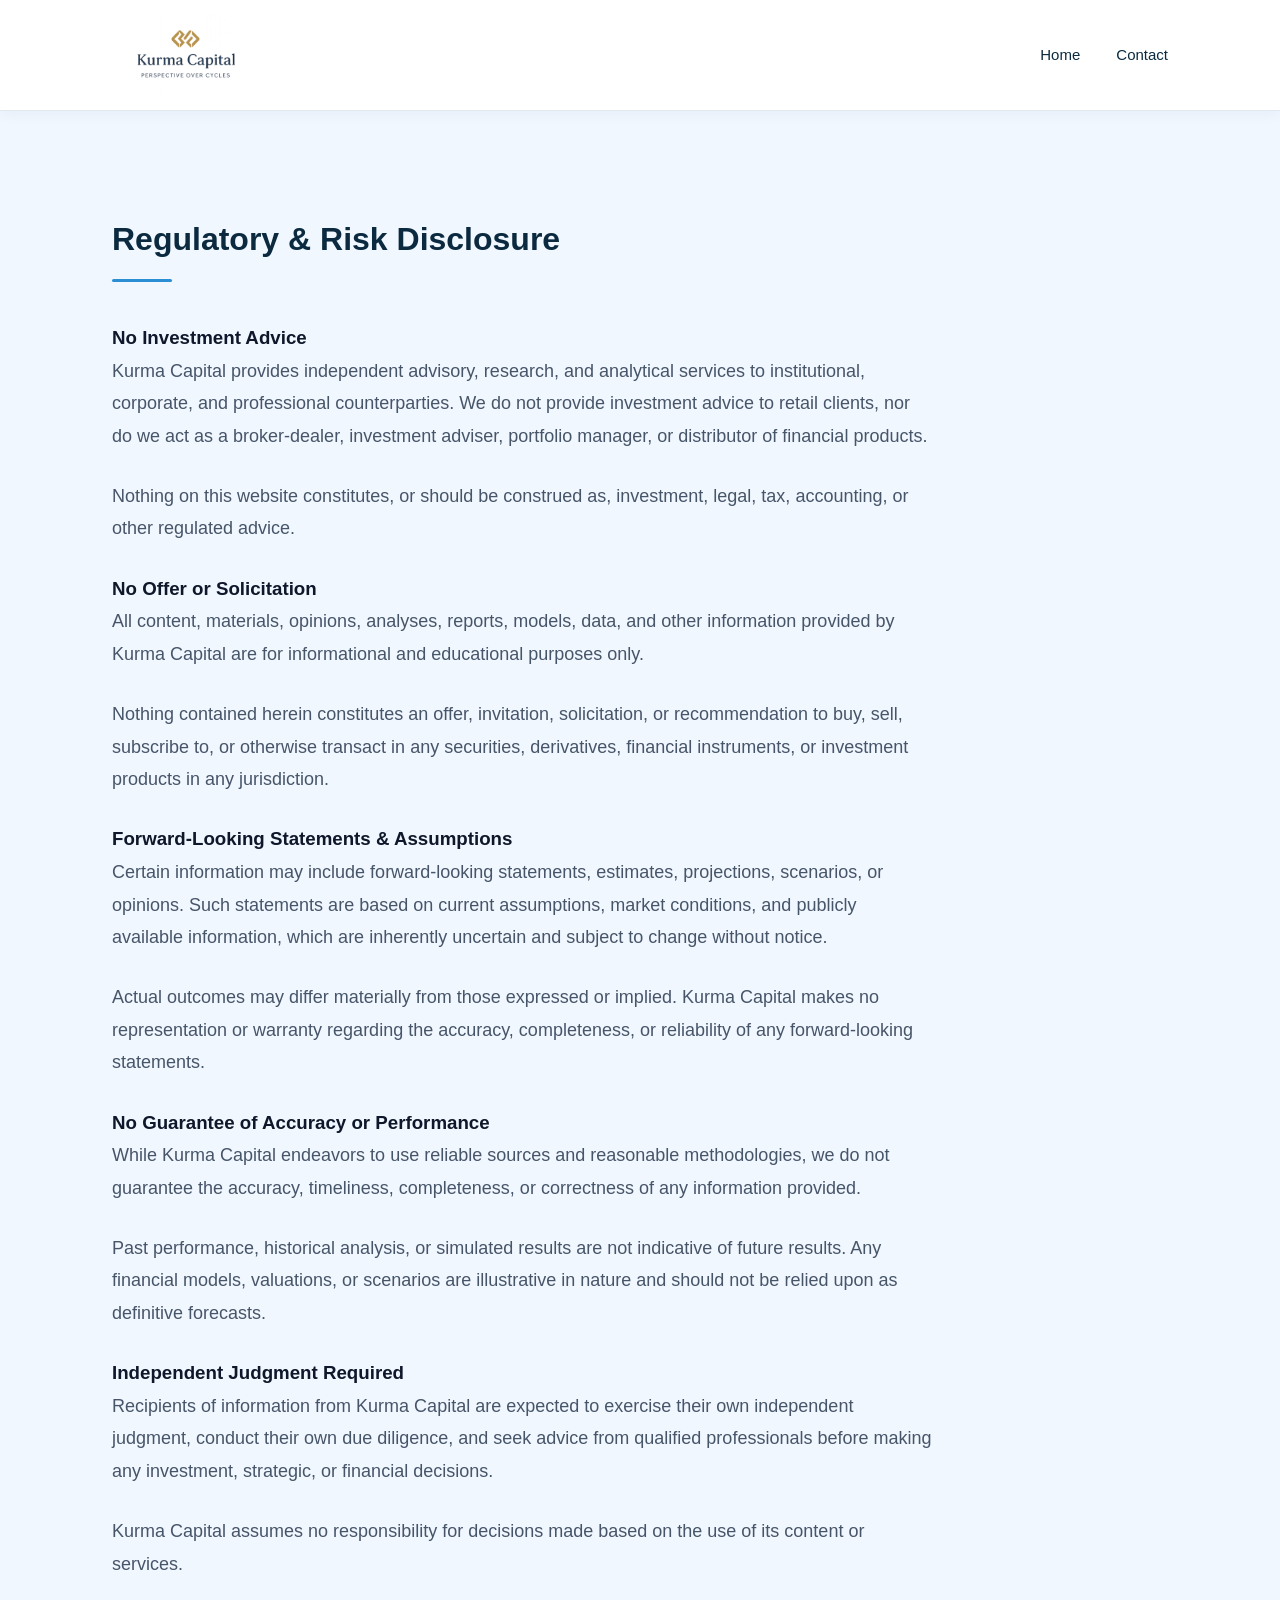
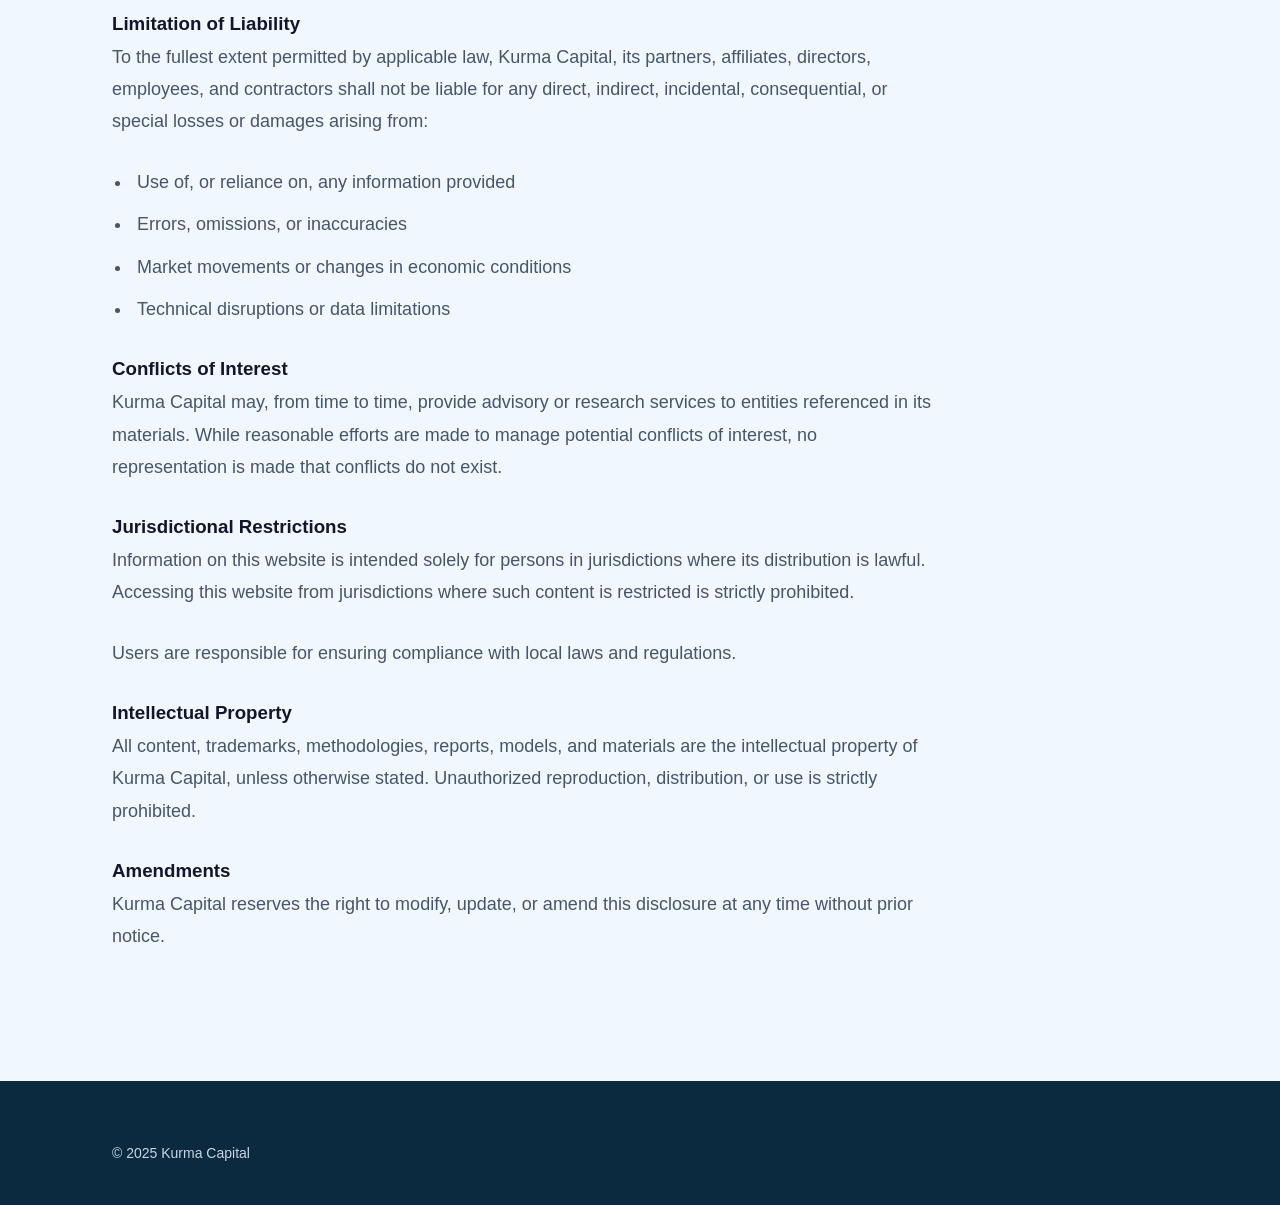
<file: regulatory.html>
<!DOCTYPE html>
<html lang="en">
<head>
  <meta charset="UTF-8">
  <title>Regulatory & Risk Disclosure | Kurma Capital</title>
  <meta name="viewport" content="width=device-width, initial-scale=1">
  <meta name="robots" content="noindex, follow">
  <link rel="stylesheet" href="style-ib-blue.css">
</head>
<body>

<header>
  <div class="container navbar">
    <div class="logo">
      <img src="logo-primary.png" alt="Kurma Capital">
    </div>
    <nav>
      <a href="index.html">Home</a>
      <a href="contact.html">Contact</a>
    </nav>
  </div>
</header>

<section>
  <div class="container">
    <h2 class="section-title">Regulatory & Risk Disclosure</h2>

    <h3>No Investment Advice</h3>
    <p class="section-text">
      Kurma Capital provides independent advisory, research, and analytical services
      to institutional, corporate, and professional counterparties. We do not provide
      investment advice to retail clients, nor do we act as a broker-dealer,
      investment adviser, portfolio manager, or distributor of financial products.
    </p>
    <p class="section-text">
      Nothing on this website constitutes, or should be construed as, investment,
      legal, tax, accounting, or other regulated advice.
    </p>

    <h3>No Offer or Solicitation</h3>
    <p class="section-text">
      All content, materials, opinions, analyses, reports, models, data, and other
      information provided by Kurma Capital are for informational and educational
      purposes only.
    </p>
    <p class="section-text">
      Nothing contained herein constitutes an offer, invitation, solicitation, or
      recommendation to buy, sell, subscribe to, or otherwise transact in any
      securities, derivatives, financial instruments, or investment products in
      any jurisdiction.
    </p>

    <h3>Forward-Looking Statements & Assumptions</h3>
    <p class="section-text">
      Certain information may include forward-looking statements, estimates,
      projections, scenarios, or opinions. Such statements are based on current
      assumptions, market conditions, and publicly available information, which
      are inherently uncertain and subject to change without notice.
    </p>
    <p class="section-text">
      Actual outcomes may differ materially from those expressed or implied.
      Kurma Capital makes no representation or warranty regarding the accuracy,
      completeness, or reliability of any forward-looking statements.
    </p>

    <h3>No Guarantee of Accuracy or Performance</h3>
    <p class="section-text">
      While Kurma Capital endeavors to use reliable sources and reasonable
      methodologies, we do not guarantee the accuracy, timeliness, completeness,
      or correctness of any information provided.
    </p>
    <p class="section-text">
      Past performance, historical analysis, or simulated results are not indicative
      of future results. Any financial models, valuations, or scenarios are
      illustrative in nature and should not be relied upon as definitive forecasts.
    </p>

    <h3>Independent Judgment Required</h3>
    <p class="section-text">
      Recipients of information from Kurma Capital are expected to exercise their
      own independent judgment, conduct their own due diligence, and seek advice
      from qualified professionals before making any investment, strategic, or
      financial decisions.
    </p>
    <p class="section-text">
      Kurma Capital assumes no responsibility for decisions made based on the use
      of its content or services.
    </p>

    <h3>Limitation of Liability</h3>
    <p class="section-text">
      To the fullest extent permitted by applicable law, Kurma Capital, its partners,
      affiliates, directors, employees, and contractors shall not be liable for any
      direct, indirect, incidental, consequential, or special losses or damages
      arising from:
    </p>
    <ul class="section-text">
      <li>Use of, or reliance on, any information provided</li>
      <li>Errors, omissions, or inaccuracies</li>
      <li>Market movements or changes in economic conditions</li>
      <li>Technical disruptions or data limitations</li>
    </ul>

    <h3>Conflicts of Interest</h3>
    <p class="section-text">
      Kurma Capital may, from time to time, provide advisory or research services
      to entities referenced in its materials. While reasonable efforts are made
      to manage potential conflicts of interest, no representation is made that
      conflicts do not exist.
    </p>

    <h3>Jurisdictional Restrictions</h3>
    <p class="section-text">
      Information on this website is intended solely for persons in jurisdictions
      where its distribution is lawful. Accessing this website from jurisdictions
      where such content is restricted is strictly prohibited.
    </p>
    <p class="section-text">
      Users are responsible for ensuring compliance with local laws and regulations.
    </p>

    <h3>Intellectual Property</h3>
    <p class="section-text">
      All content, trademarks, methodologies, reports, models, and materials are the
      intellectual property of Kurma Capital, unless otherwise stated.
      Unauthorized reproduction, distribution, or use is strictly prohibited.
    </p>

    <h3>Amendments</h3>
    <p class="section-text">
      Kurma Capital reserves the right to modify, update, or amend this disclosure
      at any time without prior notice.
    </p>
  </div>
</section>

<footer>
  <div class="container">
    © 2025 Kurma Capital
  </div>
</footer>

</body>
</html>
</file>
<file: style-ib-blue.css>
* {
  margin: 0;
  padding: 0;
  box-sizing: border-box;
}

:root {
  --navy: #0B2A3F;
  --navy-deep: #123E5A;
  --accent: #2C8FD6;
  --ink: #0F172A;
  --muted: #475569;
  --border: #E2E8F0;
  --white: #FFFFFF;
  --light-blue: #F0F7FF;
}

body {
  font-family: Inter, -apple-system, BlinkMacSystemFont, "Segoe UI", Arial, sans-serif;
  background: var(--white);
  color: var(--ink);
  line-height: 1.75;
  font-size: 16px;
  min-height: 100vh;
  display: flex;
  flex-direction: column;
}

/* Main container */
.container {
  max-width: 1120px;
  margin: 0 auto;
  padding: 0 32px;
  width: 100%;
}

/* HEADER - FIXED ALIGNMENT & LARGER LOGO */
header {
  background: var(--white);
  border-bottom: 1px solid var(--border);
  position: sticky;
  top: 0;
  z-index: 100;
  box-shadow: 0 2px 15px rgba(11, 42, 63, 0.05);
}

.navbar {
  display: flex;
  align-items: center;
  justify-content: space-between;
  height: 110px;
  width: 100%;
}

/* LARGER LOGO - 85px height */
.logo img {
  height: 85px;
  width: auto;
  max-width: 280px;
  display: block;
}

/* Navigation */
nav {
  display: flex;
  align-items: center;
  gap: 36px;
}

nav a {
  font-size: 15px;
  font-weight: 500;
  color: var(--navy);
  text-decoration: none;
  position: relative;
  padding: 8px 0;
  transition: color 0.3s ease;
}

nav a:hover {
  color: var(--accent);
}

/* Active page indicator */
nav a.active {
  color: var(--accent);
  font-weight: 600;
}

nav a.active::after {
  content: '';
  position: absolute;
  width: 100%;
  height: 2px;
  bottom: 0;
  left: 0;
  background-color: var(--accent);
}

/* Professional contact button */
.contact-btn {
  background: var(--accent);
  color: white !important;
  padding: 10px 24px;
  border-radius: 4px;
  font-weight: 500;
  transition: all 0.3s ease;
  text-decoration: none;
  display: inline-block;
}

.contact-btn:hover {
  background: var(--navy-deep);
  transform: translateY(-2px);
  box-shadow: 0 4px 12px rgba(44, 143, 214, 0.3);
}

/* HERO SECTION */
.hero {
  background: linear-gradient(180deg, var(--navy) 0%, var(--navy-deep) 100%);
  padding: 140px 0 160px;
  text-align: center;
}

.hero-inner {
  max-width: 820px;
  margin: 0 auto;
}

.hero h1 {
  font-size: 52px;
  font-weight: 600;
  color: #fff;
  margin-bottom: 28px;
  line-height: 1.15;
}

.hero h1::after {
  content: "";
  display: block;
  width: 80px;
  height: 3px;
  background: var(--accent);
  margin: 24px auto 0;
  border-radius: 2px;
}

.hero p {
  font-size: 19px;
  color: #D6E4F0;
  max-width: 700px;
  margin: 0 auto;
  line-height: 1.7;
  font-weight: 300;
}

/* MAIN CONTENT SECTIONS */
section {
  padding: 100px 0;
  width: 100%;
}

section:nth-child(even) {
  background-color: var(--light-blue);
}

/* Section titles */
.section-title {
  font-size: 32px;
  font-weight: 600;
  margin-bottom: 40px;
  color: var(--navy);
  position: relative;
  padding-bottom: 15px;
}

.section-title::after {
  content: '';
  position: absolute;
  left: 0;
  bottom: 0;
  width: 60px;
  height: 3px;
  background: var(--accent);
  border-radius: 2px;
}

/* Section text */
.section-text {
  max-width: 820px;
  font-size: 18px;
  color: var(--muted);
  margin-bottom: 28px;
  line-height: 1.8;
}

/* CAPABILITIES PAGE - FIXED LAYOUT */
.intro-text {
  max-width: 820px;
  margin: 0 auto 80px;
  text-align: center;
  font-size: 18px;
  color: var(--muted);
  line-height: 1.8;
}

.capability-section {
  margin-bottom: 80px;
  padding-bottom: 60px;
  border-bottom: 1px solid var(--border);
}

.capability-section:last-child {
  border-bottom: none;
  margin-bottom: 40px;
  padding-bottom: 0;
}

.capability-header {
  display: flex;
  align-items: center;
  gap: 24px;
  margin-bottom: 30px;
}

.capability-number {
  font-size: 24px;
  font-weight: 600;
  color: var(--accent);
  background: var(--light-blue);
  width: 60px;
  height: 60px;
  display: flex;
  align-items: center;
  justify-content: center;
  border-radius: 8px;
  flex-shrink: 0;
}

.capability-header h2 {
  font-size: 32px;
  color: var(--navy);
  font-weight: 600;
  margin: 0;
}

.capability-description {
  font-size: 18px;
  color: var(--muted);
  line-height: 1.8;
  margin-bottom: 40px;
  max-width: 820px;
}

/* FIXED: Capability items - no grid, simple flex */
.capability-items {
  max-width: 900px;
}

.capability-item {
  display: flex;
  align-items: flex-start;
  gap: 16px;
  padding: 18px;
  margin-bottom: 12px;
  background: var(--white);
  border: 1px solid var(--border);
  border-radius: 6px;
  transition: all 0.3s ease;
}

.capability-item:hover {
  border-color: var(--accent);
  transform: translateX(5px);
  box-shadow: 0 4px 15px rgba(11, 42, 63, 0.08);
}

.item-icon {
  color: var(--accent);
  font-size: 20px;
  font-weight: 600;
  margin-top: 2px;
  flex-shrink: 0;
  min-width: 24px;
}

.item-text {
  color: var(--ink);
  font-size: 16px;
  line-height: 1.6;
  margin: 0;
}

/* Homepage cards */
.who-we-are-grid {
  display: grid;
  grid-template-columns: repeat(auto-fit, minmax(300px, 1fr));
  gap: 40px;
  margin-top: 50px;
}

.who-card {
  background: var(--white);
  border-radius: 8px;
  padding: 40px;
  border: 1px solid var(--border);
  transition: all 0.3s ease;
}

.who-card:hover {
  transform: translateY(-5px);
  box-shadow: 0 15px 35px rgba(11, 42, 63, 0.08);
  border-color: var(--accent);
}

.who-card h3 {
  font-size: 20px;
  color: var(--navy);
  margin-bottom: 16px;
  font-weight: 600;
}

.who-card p {
  color: var(--muted);
  line-height: 1.7;
}

/* Buttons */
.cta-button {
  display: inline-block;
  padding: 14px 32px;
  background: var(--accent);
  color: var(--white);
  text-decoration: none;
  border-radius: 4px;
  font-weight: 500;
  font-size: 15px;
  transition: all 0.3s ease;
  border: none;
  cursor: pointer;
  margin-top: 20px;
}

.cta-button:hover {
  background: var(--navy-deep);
  transform: translateY(-2px);
  box-shadow: 0 10px 25px rgba(44, 143, 214, 0.25);
}

/* FOOTER */
footer {
  background: var(--navy);
  color: #CBD5E1;
  padding: 60px 0 40px;
  font-size: 14px;
  margin-top: auto;
}

.footer-main {
  display: flex;
  justify-content: space-between;
  align-items: flex-start;
  flex-wrap: wrap;
  gap: 60px;
  padding-bottom: 40px;
  border-bottom: 1px solid rgba(255, 255, 255, 0.1);
  margin-bottom: 30px;
}

.footer-logo {
  height: 50px;
  margin-bottom: 20px;
  opacity: 0.9;
}

.footer-links {
  display: flex;
  gap: 60px;
  flex-wrap: wrap;
}

.footer-column {
  display: flex;
  flex-direction: column;
  min-width: 150px;
}

.footer-column h4 {
  color: var(--white);
  margin-bottom: 20px;
  font-size: 16px;
  font-weight: 600;
}

.footer-column a {
  color: #CBD5E1;
  text-decoration: none;
  margin-bottom: 12px;
  transition: color 0.3s ease;
  font-size: 14px;
}

.footer-column a:hover {
  color: var(--accent);
}

.footer-bottom {
  text-align: center;
  color: rgba(203, 213, 225, 0.7);
  font-size: 13px;
}

.footer-bottom a {
  color: rgba(203, 213, 225, 0.9);
  text-decoration: none;
  margin: 0 10px;
  transition: color 0.3s ease;
}

.footer-bottom a:hover {
  color: var(--accent);
}

/* Lists styling - SIMPLIFIED */
ul {
  margin: 20px 0 30px 20px;
  max-width: 820px;
}

li {
  margin-bottom: 10px;
  color: var(--muted);
  padding-left: 5px;
}

/* RESPONSIVE DESIGN */
@media (max-width: 1024px) {
  .container {
    padding: 0 24px;
  }
}

@media (max-width: 768px) {
  .navbar {
    height: auto;
    padding: 25px 0;
    flex-direction: column;
    gap: 25px;
  }
  
  .logo img {
    height: 70px;
  }
  
  nav {
    flex-wrap: wrap;
    justify-content: center;
    gap: 20px;
  }
  
  .contact-btn {
    padding: 8px 20px;
  }
  
  .hero {
    padding: 100px 0 120px;
  }
  
  .hero h1 {
    font-size: 36px;
  }
  
  .hero p {
    font-size: 17px;
  }
  
  section {
    padding: 70px 0;
  }
  
  .section-title {
    font-size: 28px;
  }
  
  /* Capabilities page responsive */
  .capability-header {
    flex-direction: column;
    align-items: flex-start;
    gap: 15px;
  }
  
  .capability-header h2 {
    font-size: 28px;
  }
  
  .who-we-are-grid {
    grid-template-columns: 1fr;
    gap: 30px;
  }
  
  .who-card {
    padding: 30px;
  }
  
  /* Footer responsive */
  .footer-main {
    flex-direction: column;
    gap: 40px;
  }
  
  .footer-links {
    justify-content: space-between;
    width: 100%;
    gap: 40px;
  }
}

@media (max-width: 480px) {
  .logo img {
    height: 60px;
  }
  
  nav {
    gap: 15px;
  }
  
  nav a {
    font-size: 14px;
  }
  
  .hero h1 {
    font-size: 32px;
  }
  
  .section-title {
    font-size: 24px;
  }
  
  .capability-header h2 {
    font-size: 24px;
  }
  
  .capability-description {
    font-size: 16px;
  }
  
  .footer-links {
    flex-direction: column;
    gap: 30px;
  }
  
  .footer-column {
    min-width: 100%;
  }
}

/* APPROACH PAGE STYLES */
.approach-grid {
  display: flex;
  flex-direction: column;
  gap: 30px;
  margin-top: 40px;
}

.approach-card {
  display: flex;
  gap: 30px;
  background: var(--white);
  border: 1px solid var(--border);
  border-radius: 8px;
  padding: 40px;
  transition: all 0.3s ease;
  align-items: flex-start;
}

.approach-card:hover {
  transform: translateY(-5px);
  box-shadow: 0 15px 35px rgba(11, 42, 63, 0.08);
  border-color: var(--accent);
}

.approach-number {
  font-size: 24px;
  font-weight: 600;
  color: var(--accent);
  background: var(--light-blue);
  width: 60px;
  height: 60px;
  display: flex;
  align-items: center;
  justify-content: center;
  border-radius: 8px;
  flex-shrink: 0;
  margin-top: 5px;
}

.approach-content {
  flex: 1;
}

.approach-card h3 {
  font-size: 24px;
  color: var(--navy);
  margin-bottom: 16px;
  font-weight: 600;
}

.approach-card p {
  color: var(--muted);
  line-height: 1.7;
  margin-bottom: 20px;
  font-size: 17px;
}

.approach-points {
  list-style: none;
  margin: 20px 0 0 0;
  padding: 0;
}

.approach-points li {
  position: relative;
  padding-left: 28px;
  margin-bottom: 12px;
  color: var(--ink);
  font-size: 15px;
  line-height: 1.6;
}

.approach-points li::before {
  content: "✓";
  position: absolute;
  left: 0;
  color: var(--accent);
  font-weight: 600;
  font-size: 16px;
}

.commitment-section {
  text-align: center;
  padding: 60px 0 40px;
  border-top: 1px solid var(--border);
  margin-top: 60px;
}

/* Responsive for Approach Page */
@media (max-width: 768px) {
  .approach-card {
    flex-direction: column;
    padding: 30px;
    gap: 20px;
  }
  
  .approach-number {
    width: 50px;
    height: 50px;
    font-size: 20px;
  }
  
  .approach-card h3 {
    font-size: 20px;
  }
  
  .approach-points li {
    padding-left: 24px;
  }
}

/* CAREERS PAGE STYLES */

.join-section {
  margin-bottom: 80px;
}

.benefits-grid {
  display: grid;
  grid-template-columns: repeat(auto-fit, minmax(250px, 1fr));
  gap: 30px;
  margin-top: 40px;
}

.benefit-card {
  text-align: center;
  padding: 30px;
  background: var(--white);
  border: 1px solid var(--border);
  border-radius: 8px;
  transition: all 0.3s ease;
}

.benefit-card:hover {
  border-color: var(--accent);
  transform: translateY(-5px);
  box-shadow: 0 15px 35px rgba(11, 42, 63, 0.08);
}

.benefit-icon {
  font-size: 40px;
  margin-bottom: 20px;
  display: inline-block;
}

.benefit-card h3 {
  font-size: 18px;
  color: var(--navy);
  margin-bottom: 12px;
  font-weight: 600;
}

.benefit-card p {
  color: var(--muted);
  font-size: 15px;
  line-height: 1.6;
}

/* Positions Section */
.positions-section {
  margin: 80px 0;
}

.position-list {
  display: flex;
  flex-direction: column;
  gap: 30px;
  margin-top: 40px;
}

.position-card {
  background: var(--white);
  border: 1px solid var(--border);
  border-radius: 8px;
  overflow: hidden;
  transition: all 0.3s ease;
}

.position-card:hover {
  box-shadow: 0 15px 35px rgba(11, 42, 63, 0.1);
  border-color: var(--accent);
}

.position-header {
  background: var(--light-blue);
  padding: 25px 30px;
  border-bottom: 1px solid var(--border);
  display: flex;
  justify-content: space-between;
  align-items: center;
  flex-wrap: wrap;
  gap: 15px;
}

.position-header h3 {
  font-size: 20px;
  color: var(--navy);
  margin: 0;
  font-weight: 600;
}

.position-location {
  background: var(--accent);
  color: white;
  padding: 6px 15px;
  border-radius: 4px;
  font-size: 14px;
  font-weight: 500;
}

.position-details {
  padding: 30px;
}

.position-tags {
  display: flex;
  gap: 10px;
  margin-bottom: 20px;
  flex-wrap: wrap;
}

.position-tag {
  background: #F8FAFC;
  color: var(--navy);
  font-size: 13px;
  padding: 6px 12px;
  border-radius: 4px;
  font-weight: 500;
}

.position-description {
  color: var(--muted);
  line-height: 1.7;
  margin-bottom: 25px;
  font-size: 16px;
}

.position-requirements h4 {
  font-size: 16px;
  color: var(--navy);
  margin-bottom: 12px;
  font-weight: 600;
}

.position-requirements ul {
  margin: 0 0 25px 20px;
}

.position-requirements li {
  color: var(--muted);
  margin-bottom: 8px;
  line-height: 1.6;
  font-size: 15px;
}

.position-apply {
  display: inline-block;
  text-decoration: none;
}

/* Hiring Process */
.process-section {
  margin: 80px 0;
  padding: 60px 0;
  border-top: 1px solid var(--border);
  border-bottom: 1px solid var(--border);
}

.process-steps {
  display: grid;
  grid-template-columns: repeat(auto-fit, minmax(220px, 1fr));
  gap: 30px;
  margin-top: 40px;
}

.process-step {
  text-align: center;
  padding: 30px;
}

.step-number {
  font-size: 32px;
  font-weight: 700;
  color: var(--accent);
  opacity: 0.3;
  margin-bottom: 20px;
  line-height: 1;
}

.process-step h3 {
  font-size: 18px;
  color: var(--navy);
  margin-bottom: 12px;
  font-weight: 600;
}

.process-step p {
  color: var(--muted);
  font-size: 15px;
  line-height: 1.6;
}

/* Apply Section */
.apply-section {
  margin-top: 80px;
}

.apply-box {
  background: linear-gradient(135deg, var(--navy) 0%, var(--navy-deep) 100%);
  color: white;
  padding: 60px 40px;
  border-radius: 12px;
  text-align: center;
}

.apply-box h2 {
  font-size: 32px;
  margin-bottom: 20px;
  font-weight: 600;
}

.apply-box p {
  font-size: 17px;
  color: #D6E4F0;
  margin-bottom: 25px;
  line-height: 1.7;
  max-width: 600px;
  margin-left: auto;
  margin-right: auto;
}

.apply-email {
  margin: 30px 0;
}

.apply-email a {
  font-size: 22px;
  color: white;
  text-decoration: none;
  background: rgba(255, 255, 255, 0.1);
  padding: 15px 30px;
  border-radius: 4px;
  display: inline-block;
  transition: all 0.3s ease;
  border: 1px solid rgba(255, 255, 255, 0.2);
}

.apply-email a:hover {
  background: rgba(255, 255, 255, 0.2);
  transform: translateY(-2px);
  box-shadow: 0 10px 25px rgba(0, 0, 0, 0.2);
}

.apply-note {
  font-size: 15px !important;
  color: rgba(214, 228, 240, 0.8) !important;
  margin-top: 15px !important;
  max-width: 700px !important;
}

/* Responsive for Careers Page */
@media (max-width: 768px) {
  .benefits-grid {
    grid-template-columns: 1fr;
    gap: 25px;
  }
  
  .benefit-card {
    padding: 25px;
  }
  
  .position-header {
    flex-direction: column;
    align-items: flex-start;
    gap: 15px;
  }
  
  .position-header h3 {
    font-size: 18px;
  }
  
  .position-details {
    padding: 25px;
  }
  
  .process-steps {
    grid-template-columns: 1fr;
    gap: 25px;
  }
  
  .apply-box {
    padding: 40px 25px;
  }
  
  .apply-box h2 {
    font-size: 26px;
  }
  
  .apply-email a {
    font-size: 18px;
    padding: 12px 25px;
    display: block;
    word-break: break-all;
  }
}

@media (max-width: 480px) {
  .position-tags {
    flex-direction: column;
    align-items: flex-start;
  }
  
  .position-tag {
    margin-bottom: 5px;
  }
  
  .process-step {
    padding: 20px;
  }
}

/* CONTACT PAGE STYLES - UPDATED */

.contact-main {
  display: flex;
  justify-content: center;
  margin: 60px 0 80px;
}

.contact-email-card {
  background: var(--white);
  border: 1px solid var(--border);
  border-radius: 12px;
  padding: 50px;
  text-align: center;
  max-width: 600px;
  width: 100%;
  box-shadow: 0 10px 30px rgba(11, 42, 63, 0.05);
  transition: all 0.3s ease;
}

.contact-email-card:hover {
  transform: translateY(-5px);
  box-shadow: 0 20px 40px rgba(11, 42, 63, 0.1);
  border-color: var(--accent);
}

.contact-icon {
  font-size: 64px;
  margin-bottom: 30px;
  display: inline-block;
}

.contact-email-card h2 {
  font-size: 32px;
  color: var(--navy);
  margin-bottom: 20px;
  font-weight: 600;
}

.contact-description {
  color: var(--muted);
  font-size: 18px;
  line-height: 1.7;
  margin-bottom: 40px;
  max-width: 500px;
  margin-left: auto;
  margin-right: auto;
}

.email-primary {
  margin: 40px 0;
}

.primary-email-link {
  display: inline-flex;
  align-items: center;
  gap: 20px;
  background: var(--light-blue);
  padding: 25px 40px;
  border-radius: 8px;
  text-decoration: none;
  transition: all 0.3s ease;
  border: 2px solid transparent;
}

.primary-email-link:hover {
  background: var(--white);
  border-color: var(--accent);
  transform: translateY(-3px);
  box-shadow: 0 10px 25px rgba(44, 143, 214, 0.15);
}

.email-icon {
  font-size: 28px;
  color: var(--accent);
  font-weight: 700;
}

.email-address {
  font-size: 28px;
  color: var(--accent);
  font-weight: 600;
  letter-spacing: 0.5px;
}

.contact-note {
  color: var(--muted);
  font-size: 16px;
  line-height: 1.7;
  margin-top: 30px;
  max-width: 500px;
  margin-left: auto;
  margin-right: auto;
}

/* Contact Categories */
.contact-categories {
  margin: 80px 0;
}

.categories-grid {
  display: grid;
  grid-template-columns: repeat(auto-fit, minmax(300px, 1fr));
  gap: 30px;
  margin-top: 40px;
}

.category-card {
  background: var(--white);
  border: 1px solid var(--border);
  border-radius: 8px;
  padding: 35px;
  transition: all 0.3s ease;
}

.category-card:hover {
  border-color: var(--accent);
  transform: translateY(-5px);
  box-shadow: 0 15px 35px rgba(11, 42, 63, 0.08);
}

.category-icon {
  font-size: 40px;
  margin-bottom: 25px;
  display: inline-block;
}

.category-card h3 {
  font-size: 20px;
  color: var(--navy);
  margin-bottom: 20px;
  font-weight: 600;
}

.category-list {
  list-style: none;
  margin: 0;
  padding: 0;
}

.category-list li {
  position: relative;
  padding-left: 24px;
  margin-bottom: 12px;
  color: var(--muted);
  font-size: 15px;
  line-height: 1.6;
}

.category-list li::before {
  content: "•";
  position: absolute;
  left: 0;
  color: var(--accent);
  font-weight: 600;
}

/* Response Section */
.response-section {
  margin: 80px 0 40px;
}

.response-grid {
  display: grid;
  grid-template-columns: repeat(auto-fit, minmax(300px, 1fr));
  gap: 30px;
  margin-top: 40px;
}

.response-item {
  text-align: center;
  padding: 30px;
}

.response-icon {
  font-size: 40px;
  margin-bottom: 20px;
  display: inline-block;
}

.response-item h3 {
  font-size: 18px;
  color: var(--navy);
  margin-bottom: 15px;
  font-weight: 600;
}

.response-item p {
  color: var(--muted);
  font-size: 15px;
  line-height: 1.6;
}

/* Contact Form */
.form-section {
  margin: 80px 0;
  padding: 60px 0;
  border-top: 1px solid var(--border);
  border-bottom: 1px solid var(--border);
}

.form-box {
  max-width: 800px;
  margin: 0 auto;
}

.form-box h2 {
  font-size: 32px;
  color: var(--navy);
  margin-bottom: 20px;
  text-align: center;
  font-weight: 600;
}

.form-box p {
  text-align: center;
  color: var(--muted);
  margin-bottom: 40px;
  font-size: 17px;
  line-height: 1.7;
  max-width: 600px;
  margin-left: auto;
  margin-right: auto;
}

.contact-form {
  background: var(--white);
  border: 1px solid var(--border);
  border-radius: 8px;
  padding: 40px;
}

.form-row {
  display: grid;
  grid-template-columns: 1fr 1fr;
  gap: 25px;
  margin-bottom: 25px;
}

@media (max-width: 768px) {
  .form-row {
    grid-template-columns: 1fr;
    gap: 20px;
  }
}

.form-group {
  margin-bottom: 25px;
}

.form-group label {
  display: block;
  margin-bottom: 10px;
  color: var(--navy);
  font-weight: 500;
  font-size: 15px;
}

.form-group input,
.form-group select,
.form-group textarea {
  width: 100%;
  padding: 14px 18px;
  border: 1px solid var(--border);
  border-radius: 4px;
  font-size: 15px;
  font-family: inherit;
  color: var(--ink);
  background: var(--white);
  transition: all 0.3s ease;
}

.form-group input:focus,
.form-group select:focus,
.form-group textarea:focus {
  outline: none;
  border-color: var(--accent);
  box-shadow: 0 0 0 3px rgba(44, 143, 214, 0.1);
}

.form-group select {
  appearance: none;
  background-image: url("data:image/svg+xml,%3Csvg xmlns='http://www.w3.org/2000/svg' width='16' height='16' viewBox='0 0 24 24' fill='none' stroke='%23475569' stroke-width='2' stroke-linecap='round' stroke-linejoin='round'%3E%3Cpolyline points='6 9 12 15 18 9'%3E%3C/polyline%3E%3C/svg%3E");
  background-repeat: no-repeat;
  background-position: right 18px center;
  background-size: 16px;
  padding-right: 50px;
}

.form-submit {
  text-align: center;
  margin-top: 40px;
}

.form-note {
  font-size: 14px;
  color: var(--muted);
  margin-top: 20px;
  line-height: 1.6;
}

/* Responsive for Contact Page */
@media (max-width: 768px) {
  .contact-email-card {
    padding: 40px 30px;
  }
  
  .contact-email-card h2 {
    font-size: 28px;
  }
  
  .email-address {
    font-size: 22px;
  }
  
  .primary-email-link {
    padding: 20px 30px;
    flex-direction: column;
    gap: 15px;
  }
  
  .categories-grid {
    grid-template-columns: 1fr;
    gap: 25px;
  }
  
  .category-card {
    padding: 30px;
  }
  
  .response-grid {
    grid-template-columns: 1fr;
    gap: 25px;
  }
  
  .contact-form {
    padding: 30px;
  }
}

@media (max-width: 480px) {
  .contact-email-card {
    padding: 30px 20px;
  }
  
  .contact-email-card h2 {
    font-size: 24px;
  }
  
  .email-address {
    font-size: 18px;
  }
  
  .primary-email-link {
    padding: 15px 20px;
  }
  
  .form-box h2 {
    font-size: 26px;
  }
  
  .contact-form {
    padding: 25px;
  }
}

/* CONTACT FORM - IMPROVED STRUCTURE */

.form-intro {
  text-align: center;
  color: var(--muted);
  margin-bottom: 40px;
  font-size: 17px;
  line-height: 1.7;
  max-width: 600px;
  margin-left: auto;
  margin-right: auto;
}

.contact-form {
  background: var(--white);
  border: 1px solid var(--border);
  border-radius: 8px;
  padding: 40px;
}

.form-row {
  display: grid;
  grid-template-columns: 1fr 1fr;
  gap: 25px;
  margin-bottom: 25px;
}

.form-group {
  margin-bottom: 25px;
}

.form-group.full-width {
  grid-column: 1 / -1;
}

.form-group label {
  display: block;
  margin-bottom: 10px;
  color: var(--navy);
  font-weight: 500;
  font-size: 15px;
  line-height: 1.4;
}

.form-group label::after {
  content: "";
  display: inline-block;
  width: 4px;
  height: 4px;
  background: var(--accent);
  border-radius: 50%;
  margin-left: 4px;
  vertical-align: middle;
  opacity: 0.8;
}

.form-group input,
.form-group select,
.form-group textarea {
  width: 100%;
  padding: 14px 18px;
  border: 1px solid var(--border);
  border-radius: 4px;
  font-size: 15px;
  font-family: inherit;
  color: var(--ink);
  background: var(--white);
  transition: all 0.3s ease;
  box-sizing: border-box;
}

.form-group input:focus,
.form-group select:focus,
.form-group textarea:focus {
  outline: none;
  border-color: var(--accent);
  box-shadow: 0 0 0 3px rgba(44, 143, 214, 0.1);
}

.form-group input::placeholder,
.form-group textarea::placeholder {
  color: #94A3B8;
  opacity: 0.8;
}

.form-group select {
  appearance: none;
  background-image: url("data:image/svg+xml,%3Csvg xmlns='http://www.w3.org/2000/svg' width='16' height='16' viewBox='0 0 24 24' fill='none' stroke='%23475569' stroke-width='2' stroke-linecap='round' stroke-linejoin='round'%3E%3Cpolyline points='6 9 12 15 18 9'%3E%3C/polyline%3E%3C/svg%3E");
  background-repeat: no-repeat;
  background-position: right 18px center;
  background-size: 16px;
  padding-right: 50px;
  cursor: pointer;
}

.form-group select:required:invalid {
  color: #94A3B8;
}

.form-group select option {
  color: var(--ink);
  background: var(--white);
  padding: 10px;
}

.form-group textarea {
  resize: vertical;
  min-height: 140px;
  line-height: 1.6;
}

.form-submit {
  text-align: center;
  margin-top: 40px;
  padding-top: 30px;
  border-top: 1px solid var(--border);
}

.form-submit .cta-button {
  padding: 14px 42px;
  font-size: 16px;
  font-weight: 500;
}

.form-note {
  font-size: 14px;
  color: var(--muted);
  margin-top: 20px;
  line-height: 1.6;
  max-width: 500px;
  margin-left: auto;
  margin-right: auto;
}

/* Form Validation Styles */
.form-group input:invalid:focus,
.form-group select:invalid:focus,
.form-group textarea:invalid:focus {
  border-color: #EF4444;
  box-shadow: 0 0 0 3px rgba(239, 68, 68, 0.1);
}

.form-group input:valid:focus,
.form-group select:valid:focus,
.form-group textarea:valid:focus {
  border-color: #10B981;
  box-shadow: 0 0 0 3px rgba(16, 185, 129, 0.1);
}

/* Responsive Form */
@media (max-width: 768px) {
  .form-row {
    grid-template-columns: 1fr;
    gap: 20px;
    margin-bottom: 0;
  }
  
  .form-group {
    margin-bottom: 20px;
  }
  
  .contact-form {
    padding: 30px;
  }
  
  .form-submit {
    margin-top: 30px;
    padding-top: 25px;
  }
}

@media (max-width: 480px) {
  .contact-form {
    padding: 25px;
  }
  
  .form-group label {
    font-size: 14px;
  }
  
  .form-group input,
  .form-group select,
  .form-group textarea {
    padding: 12px 16px;
    font-size: 14px;
  }
}






/* PDF Boxes Styles for Kurma Capital */

.pdf-boxes-section {
    margin: 40px 0;
}

.pdf-boxes-container {
    display: flex;
    flex-wrap: wrap;
    gap: 25px;
    justify-content: center;
    margin: 30px 0 40px;
}

.pdf-blue-box {
    background-color: #1a3c6e;
    color: white;
    border-radius: 8px;
    padding: 30px;
    flex: 1;
    min-width: 280px;
    max-width: 480px;
    box-shadow: 0 5px 15px rgba(0, 0, 0, 0.08);
    transition: transform 0.3s ease, box-shadow 0.3s ease;
    cursor: pointer;
}

.pdf-blue-box:hover {
    transform: translateY(-5px);
    box-shadow: 0 10px 20px rgba(0, 0, 0, 0.12);
}

.pdf-blue-box .box-title {
    font-size: 1.4rem;
    margin-bottom: 15px;
    display: flex;
    align-items: center;
    font-weight: 600;
    font-family: 'Inter', sans-serif;
}

.pdf-blue-box .box-icon {
    margin-right: 12px;
    font-size: 1.3rem;
    opacity: 0.9;
}

.pdf-blue-box .box-content {
    font-size: 0.95rem;
    margin-bottom: 25px;
    opacity: 0.9;
    line-height: 1.6;
    font-family: 'Inter', sans-serif;
    font-weight: 400;
}

.pdf-blue-box .box-link {
    display: inline-block;
    background-color: rgba(255, 255, 255, 0.15);
    color: white;
    padding: 10px 22px;
    border-radius: 4px;
    text-decoration: none;
    font-weight: 500;
    transition: background-color 0.3s ease;
    border: 1px solid rgba(255, 255, 255, 0.2);
    font-family: 'Inter', sans-serif;
    font-size: 0.9rem;
}

.pdf-blue-box .box-link:hover {
    background-color: rgba(255, 255, 255, 0.25);
    text-decoration: none;
}

/* Responsive adjustments */
@media (max-width: 768px) {
    .pdf-boxes-container {
        flex-direction: column;
        align-items: center;
    }
    
    .pdf-blue-box {
        width: 100%;
        max-width: 100%;
    }
    
    .pdf-blue-box .box-title {
        font-size: 1.3rem;
    }
}

@media (max-width: 480px) {
    .pdf-blue-box {
        padding: 25px 20px;
    }
    
    .pdf-blue-box .box-title {
        font-size: 1.2rem;
    }
    
    .pdf-blue-box .box-content {
        font-size: 0.9rem;
    }
}
}





/* PDF Boxes Styles for Kurma Capital */

.pdf-boxes-section {
    margin: 40px 0;
}

.pdf-boxes-container {
    display: flex;
    flex-wrap: wrap;
    gap: 25px;
    justify-content: center;
    margin: 30px 0 40px;
}

.pdf-blue-box {
    background-color: #1a3c6e;
    color: white;
    border-radius: 8px;
    padding: 30px;
    flex: 1;
    min-width: 280px;
    max-width: 480px;
    box-shadow: 0 5px 15px rgba(0, 0, 0, 0.08);
    transition: transform 0.3s ease, box-shadow 0.3s ease;
    cursor: pointer;
}

.pdf-blue-box:hover {
    transform: translateY(-5px);
    box-shadow: 0 10px 20px rgba(0, 0, 0, 0.12);
}

.pdf-blue-box .box-title {
    font-size: 1.4rem;
    margin-bottom: 15px;
    display: flex;
    align-items: center;
    font-weight: 600;
    font-family: 'Inter', sans-serif;
}

.pdf-blue-box .box-icon {
    margin-right: 12px;
    font-size: 1.3rem;
    opacity: 0.9;
}

.pdf-blue-box .box-content {
    font-size: 0.95rem;
    margin-bottom: 25px;
    opacity: 0.9;
    line-height: 1.6;
    font-family: 'Inter', sans-serif;
    font-weight: 400;
}

.pdf-blue-box .box-link {
    display: inline-block;
    background-color: rgba(255, 255, 255, 0.15);
    color: white;
    padding: 10px 22px;
    border-radius: 4px;
    text-decoration: none;
    font-weight: 500;
    transition: background-color 0.3s ease;
    border: 1px solid rgba(255, 255, 255, 0.2);
    font-family: 'Inter', sans-serif;
    font-size: 0.9rem;
}

.pdf-blue-box .box-link:hover {
    background-color: rgba(255, 255, 255, 0.25);
    text-decoration: none;
}

/* Responsive adjustments */
@media (max-width: 768px) {
    .pdf-boxes-container {
        flex-direction: column;
        align-items: center;
    }
    
    .pdf-blue-box {
        width: 100%;
        max-width: 100%;
    }
    
    .pdf-blue-box .box-title {
        font-size: 1.3rem;
    }
}

@media (max-width: 480px) {
    .pdf-blue-box {
        padding: 25px 20px;
    }
    
    .pdf-blue-box .box-title {
        font-size: 1.2rem;
    }
    
    .pdf-blue-box .box-content {
        font-size: 0.9rem;
    }
}
</file>
